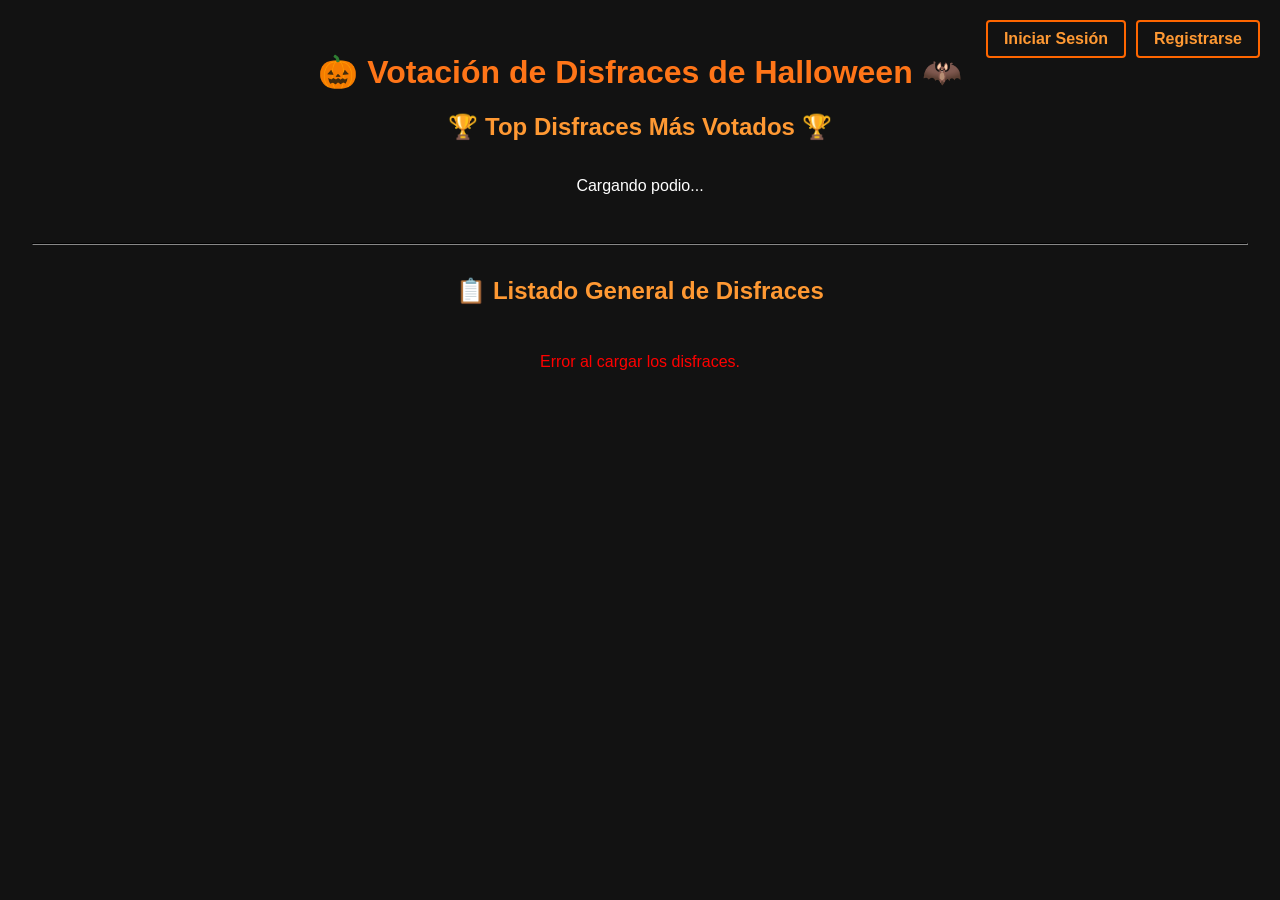
<file: halloween/index.html>
<!DOCTYPE html>
<html lang="es">
<head>
    <meta charset="UTF-8">
    <meta name="viewport" content="width=device-width, initial-scale=1.0">
    <title>Votación de Disfraces de Halloween</title>
    <style>
        body {
            background-color: #121212;
            color: #ffffff;
            font-family: Arial, sans-serif;
            margin: 0;
            padding: 2rem;
            text-align: center;
        }
        /* Corregido el contraste de h1 y h2 para asegurar la puntuación de Lighthouse */
        h1 {
            color: #ff7518; 
            font-size: 2rem;
        }
        h2 {
            color: #ff9933;
            font-size: 1.5rem;
        }
        /* Estilos para la barra de navegación superior */
        .nav-auth {
            position: absolute;
            top: 20px;
            right: 20px;
            display: flex;
            gap: 10px;
        }
        .btn-auth {
            background: transparent;
            border: 2px solid #ff6600;
            color: #ff9933; /* Contraste mejorado */
            padding: 0.5rem 1rem;
            border-radius: 4px;
            cursor: pointer;
            font-weight: bold;
            text-decoration: none;
            transition: all 0.2s;
        }
        .btn-auth:hover, .btn-auth:focus-visible {
            background: #ff6600;
            color: white;
            outline: 3px solid #ff7518;
            outline-offset: 2px;
        }
        .contenedor-cards {
            display: flex;
            justify-content: center;
            gap: 1.5rem;
            flex-wrap: wrap;
            margin-top: 2rem;
        }
        .card {
            border: 2px solid #ff6600;
            padding: 1.5rem;
            border-radius: 8px;
            width: 220px;
            background: #1a1a1a;
            text-align: center;
        }
        .card h3 {
            margin-top: 0;
            color: #ff9933;
        }
        button {
            background: #ff6600;
            border: none;
            padding: 0.6rem 1.2rem;
            color: white;
            border-radius: 4px;
            cursor: pointer;
            font-weight: bold;
            transition: background 0.2s;
        }
        button:hover, button:focus-visible {
            background: #e55b00;
            outline: 3px solid #ff7518;
            outline-offset: 2px;
        }
        #contenedor-top {
            display: flex;
            justify-content: center;
            gap: 1rem;
            flex-wrap: wrap;
            margin-bottom: 2rem;
        }
        .podio-card {
            border: 2px solid #ffd700;
            padding: 1rem;
            border-radius: 8px;
            width: 180px;
            background: #1a1a1a;
        }
    </style>
</head>
<body>

    <!-- 🔗 Botones de Autenticación envueltos en un header semántico -->
    <header>
        <div class="nav-auth">
            <a href="api/login.php" class="btn-auth">Iniciar Sesión</a>
            <a href="api/registro.php" class="btn-auth">Registrarse</a>
        </div>
    </header>

    <!-- 🎯 Contenedor principal obligatorio para la marca semántica de accesibilidad -->
    <main>

        <!-- 🎃 Título principal del sitio (H1) -->
        <h1>🎃 Votación de Disfraces de Halloween 🦇</h1>

        <!-- 🏆 Sección Top 3 Más Votados (Encabezado secundario H2) -->
        <section>
            <h2>🏆 Top Disfraces Más Votados 🏆</h2>
            <div id="contenedor-top">
                <p>Cargando podio...</p>
            </div>
        </section>

        <hr style="border-color: #333; margin: 2rem 0;">

        <!-- 📋 Lista General de Disfraces (Encabezado secundario H2) -->
        <section>
            <h2>📋 Listado General de Disfraces</h2>
            <div id="contenedor-disfraces" class="contenedor-cards">
                <p>Cargando disfraces...</p>
            </div>
        </section>

    </main>

    <script>
        document.addEventListener("DOMContentLoaded", () => {
            cargarDatos();
        });

        function cargarDatos() {
            fetch('api/disfraces.php')
                .then(res => {
                    if (!res.ok) throw new Error("Error en la conexión con la API");
                    return res.json();
                })
                .then(disfraces => {
                    // 1. Renderizar el Top 3
                    const contenedorTop = document.getElementById('contenedor-top');
                    const masVotados = [...disfraces].sort((a, b) => b.votos - a.votos).slice(0, 3);
                    
                    contenedorTop.innerHTML = '';
                    masVotados.forEach((d, index) => {
                        const medalla = index === 0 ? '🥇' : (index === 1 ? '🥈' : '🥉');
                        contenedorTop.innerHTML += `
                            <div class="podio-card">
                                <h3>${medalla} ${d.nombre}</h3>
                                <p><strong>Votos:</strong> ${d.votos}</p>
                            </div>
                        `;
                    });

                    // 2. Renderizar la lista general completa
                    const contenedorDisfraces = document.getElementById('contenedor-disfraces');
                    contenedorDisfraces.innerHTML = '';
                    
                    disfraces.forEach(d => {
                        contenedorDisfraces.innerHTML += `
                            <div class="card">
                                <h3>${d.nombre}</h3>
                                <p>${d.descripcion}</p>
                                <p><strong>Votos: ${d.votos}</strong></p>
                                <button onclick="votar(${d.id})">¡Votar!</button>
                            </div>
                        `;
                    });
                })
                .catch(err => {
                    console.error("Error:", err);
                    document.getElementById('contenedor-disfraces').innerHTML = '<p style="color: red;">Error al cargar los disfraces.</p>';
                });
        }

        function votar(disfrazId) {
            fetch('api/votar.php', {
                method: 'POST',
                headers: { 'Content-Type': 'application/json' },
                body: JSON.stringify({ disfraz_id: disfrazId })
            })
            .then(async res => {
                const data = await res.json();
                if (res.ok && data.success) {
                    alert(data.mensaje);
                    location.reload();
                } else {
                    alert(data.error || "Ocurrió un error al registrar el voto.");
                }
            })
            .catch(err => {
                console.error("Error en la petición de voto:", err);
                alert("Error de conexión al intentar votar.");
            });
        }
    </script>
</body>
</html>
</file>
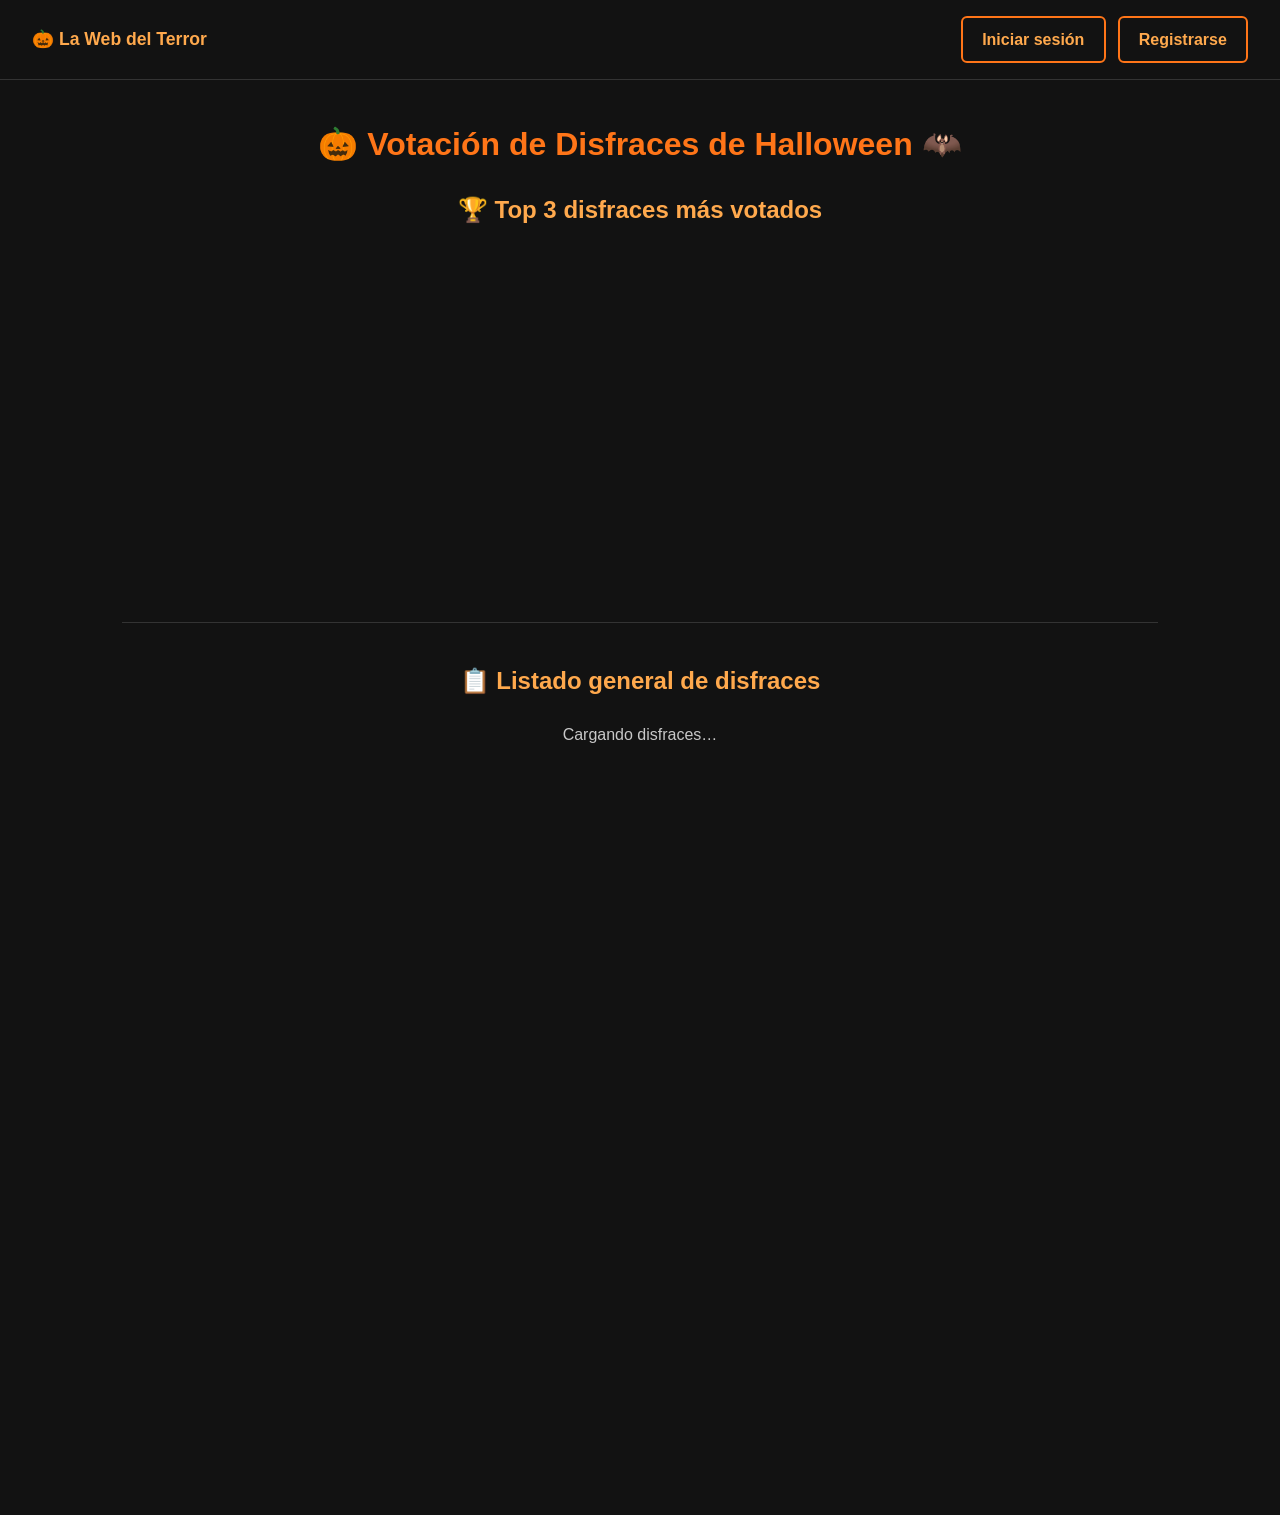
<file: AA-25-Desafio-Halloween-Accesible/AA-25-Desafio-Halloween-Accesible/halloween/index.html>
<!DOCTYPE html>
<html lang="es">
<head>
    <meta charset="UTF-8">
    <meta name="viewport" content="width=device-width, initial-scale=1.0">
    <meta name="description" content="Votación accesible de disfraces de Halloween">
    <title>Votación de Disfraces de Halloween</title>
    <link rel="icon" href="img/calabaza.svg" type="image/svg+xml">
    <link rel="stylesheet" href="css/estilos.css">
    <script type="module" src="js/index.js"></script>
</head>
<body>
    <!-- Primer elemento enfocable: permite saltar la navegación con el teclado -->
    <a class="saltar-contenido" href="#contenido">Saltar al contenido principal</a>

    <header class="encabezado">
        <a class="marca" href="index.html"><span aria-hidden="true">🎃</span> La Web del Terror</a>
        <nav class="nav-auth" aria-label="Cuenta de usuario">
            <ul id="nav-cuenta">
                <!-- Estado por defecto (sin sesión). js/index.js lo actualiza consultando api/sesion.php -->
                <li><a href="login.html" class="btn btn-secundario">Iniciar sesión</a></li>
                <li><a href="registro.html" class="btn btn-secundario">Registrarse</a></li>
            </ul>
        </nav>
    </header>

    <main id="contenido" tabindex="-1">
        <h1><span aria-hidden="true">🎃</span> Votación de Disfraces de Halloween <span aria-hidden="true">🦇</span></h1>

        <section aria-labelledby="titulo-podio">
            <h2 id="titulo-podio"><span aria-hidden="true">🏆</span> Top 3 disfraces más votados</h2>
            <ol id="contenedor-top" class="podio" aria-busy="true">
                <li class="cargando">Cargando podio…</li>
            </ol>
        </section>

        <hr class="separador">

        <section aria-labelledby="titulo-listado">
            <h2 id="titulo-listado"><span aria-hidden="true">📋</span> Listado general de disfraces</h2>
            <ul id="contenedor-disfraces" class="lista-cards" aria-busy="true">
                <li class="cargando">Cargando disfraces…</li>
            </ul>
        </section>
    </main>

    <!-- Región viva: los resultados de los fetch() se anuncian aquí vía .textContent -->
    <div id="aviso" class="aviso" role="status" aria-live="polite" aria-atomic="true"></div>
</body>
</html>
</file>
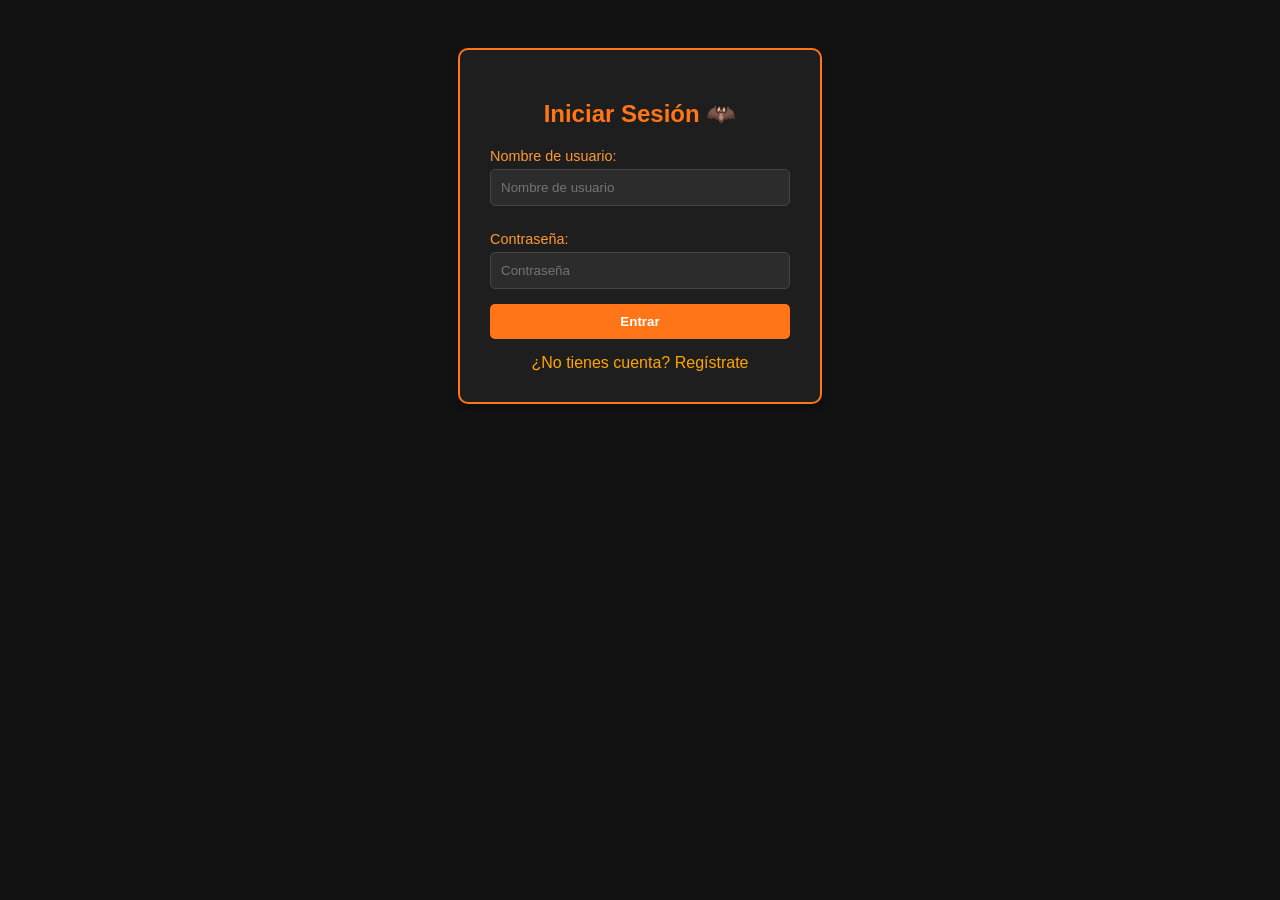
<file: halloween/login.html>
<!DOCTYPE html>
<html lang="es">
<!DOCTYPE html>
<html lang="es">
<head>
    <meta charset="UTF-8">
    <meta name="viewport" content="width=device-width, initial-scale=1.0">
    <title>Iniciar Sesión - Halloween</title>
    <style>
        body { font-family: 'Segoe UI', Tahoma, Geneva, Verdana, sans-serif; background: #121212; color: #f1f1f1; padding: 40px; text-align: center; }
        .form-box { background: #1e1e1e; border: 2px solid #ff7518; border-radius: 10px; padding: 30px; width: 300px; margin: 0 auto; box-shadow: 0 4px 8px rgba(0,0,0,0.3); text-align: left; }
        h2 { color: #ff7518; text-align: center; }
        label { display: block; margin-top: 10px; font-size: 0.9rem; color: #ff9933; }
        input { width: 100%; box-sizing: border-box; padding: 10px; margin: 5px 0 15px 0; border-radius: 5px; border: 1px solid #444; background: #2c2c2c; color: #fff; }
        button { background: #ff7518; color: #fff; border: none; padding: 10px 15px; cursor: pointer; border-radius: 5px; font-weight: bold; width: 100%; }
        button:hover, button:focus-visible { background: #e05e0b; }
        a { color: #ffa500; display: block; margin-top: 15px; text-decoration: none; text-align: center; }
        /* Accesibilidad: Foco visible */
        input:focus-visible, button:focus-visible, a:focus-visible {
            outline: 3px solid #ff7518;
            outline-offset: 2px;
        }
        .sr-only { position: absolute; width: 1px; height: 1px; padding: 0; margin: -1px; overflow: hidden; clip: rect(0, 0, 0, 0); border: 0; }
    </style>
</head>
<body>

    <div class="form-box">
        <h2>Iniciar Sesión 🦇</h2>
        
        <!-- Región viva para lectores de pantalla -->
        <div id="mensaje-alerta" aria-live="polite" class="sr-only"></div>

        <form id="loginForm">
            <label for="nombre">Nombre de usuario:</label>
            <input type="text" id="nombre" name="nombre" placeholder="Nombre de usuario" required aria-required="true">

            <label for="clave">Contraseña:</label>
            <input type="password" id="clave" name="clave" placeholder="Contraseña" required aria-required="true">

            <button type="submit">Entrar</button>
        </form>
        <a href="registro.html">¿No tienes cuenta? Regístrate</a>
    </div>

    <script>
        document.getElementById('loginForm').addEventListener('submit', async (e) => {
            e.preventDefault();
            const nombre = document.getElementById('nombre').value;
            const clave = document.getElementById('clave').value;
            const alerta = document.getElementById('mensaje-alerta');

            try {
                const response = await fetch('api/login.php', {
                    method: 'POST',
                    headers: { 'Content-Type': 'application/json' },
                    body: JSON.stringify({ nombre, clave })
                });
                const data = await response.json();

                if (response.ok) {
                    alerta.textContent = '¡Bienvenido ' + data.usuario + '!';
                    alert('¡Bienvenido ' + data.usuario + '!');
                    window.location.href = 'index.html';
                } else {
                    const errorMsg = data.error || 'Error al iniciar sesión';
                    alerta.textContent = errorMsg;
                    alert(errorMsg);
                }
            } catch (error) {
                console.error('Error:', error);
                alerta.textContent = 'Error de conexión con el servidor.';
            }
        });
    </script>

</body>
</html>
</file>
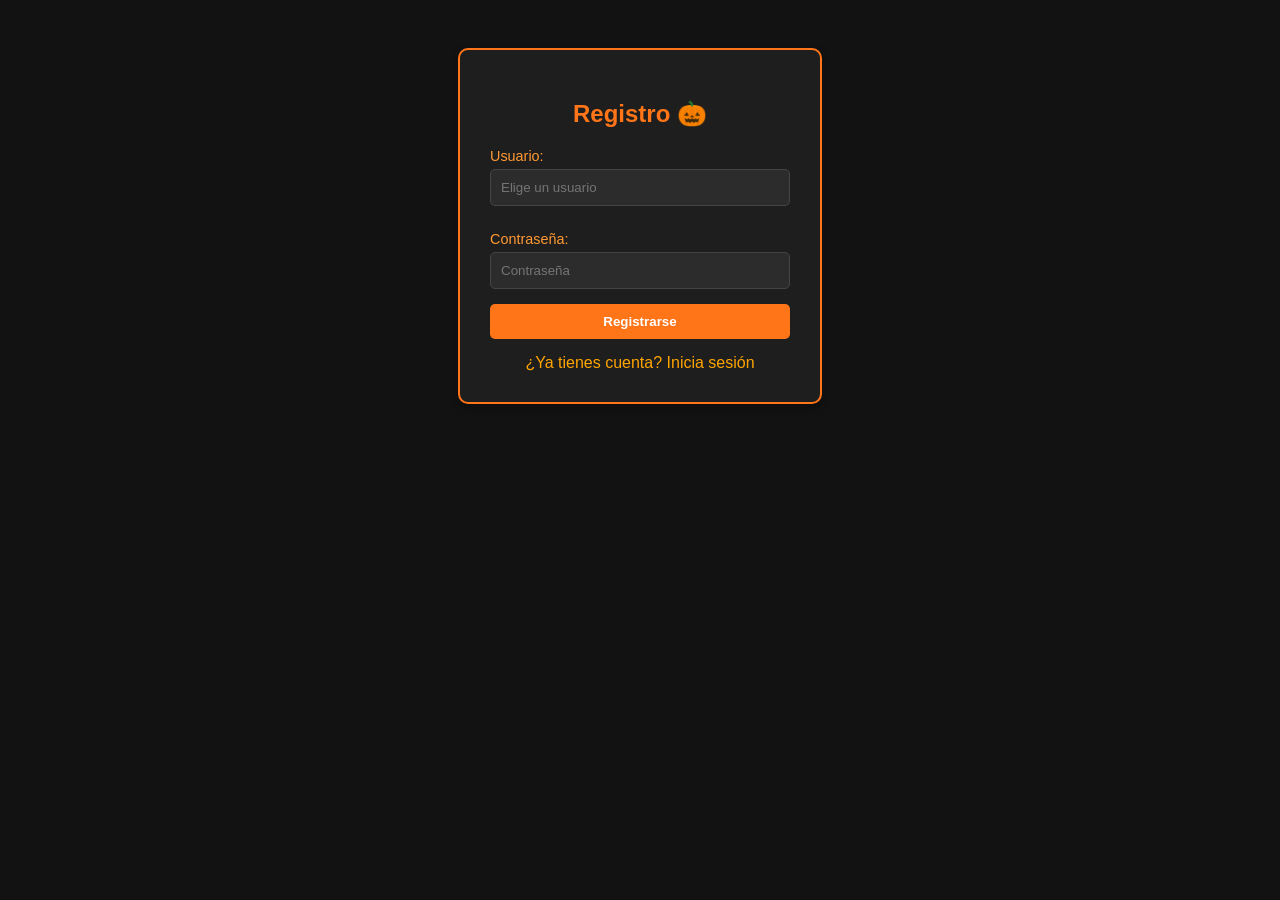
<file: halloween/registro.html>
<!DOCTYPE html>
<html lang="es">
<head>
    <meta charset="UTF-8">
    <meta name="viewport" content="width=device-width, initial-scale=1.0">
    <title>Registro - Halloween</title>
    <style>
        body { font-family: 'Segoe UI', Tahoma, Geneva, Verdana, sans-serif; background: #121212; color: #f1f1f1; padding: 40px; text-align: center; }
        .form-box { background: #1e1e1e; border: 2px solid #ff7518; border-radius: 10px; padding: 30px; width: 300px; margin: 0 auto; box-shadow: 0 4px 8px rgba(0,0,0,0.3); text-align: left; }
        h2 { color: #ff7518; text-align: center; }
        label { display: block; margin-top: 10px; font-size: 0.9rem; color: #ff9933; }
        input { width: 100%; box-sizing: border-box; padding: 10px; margin: 5px 0 15px 0; border-radius: 5px; border: 1px solid #444; background: #2c2c2c; color: #fff; }
        button { background: #ff7518; color: #fff; border: none; padding: 10px 15px; cursor: pointer; border-radius: 5px; font-weight: bold; width: 100%; }
        button:hover, button:focus-visible { background: #e05e0b; }
        a { color: #ffa500; display: block; margin-top: 15px; text-decoration: none; text-align: center; }
        /* Accesibilidad: Foco visible */
        input:focus-visible, button:focus-visible, a:focus-visible {
            outline: 3px solid #ff7518;
            outline-offset: 2px;
        }
        .sr-only { position: absolute; width: 1px; height: 1px; padding: 0; margin: -1px; overflow: hidden; clip: rect(0, 0, 0, 0); border: 0; }
    </style>
</head>
<body>

    <div class="form-box">
        <h2>Registro 🎃</h2>
        
        <!-- Región viva para lectores de pantalla -->
        <div id="mensaje-alerta" aria-live="polite" class="sr-only"></div>

        <form id="registroForm">
            <label for="nombre">Usuario:</label>
            <input type="text" id="nombre" name="nombre" placeholder="Elige un usuario" required aria-required="true">

            <label for="clave">Contraseña:</label>
            <input type="password" id="clave" name="clave" placeholder="Contraseña" required aria-required="true">

            <button type="submit">Registrarse</button>
        </form>
        <a href="login.html">¿Ya tienes cuenta? Inicia sesión</a>
    </div>

    <script>
        document.getElementById('registroForm').addEventListener('submit', async (e) => {
            e.preventDefault();
            const nombre = document.getElementById('nombre').value;
            const clave = document.getElementById('clave').value;
            const alerta = document.getElementById('mensaje-alerta');

            try {
                const response = await fetch('api/registro.php', {
                    method: 'POST',
                    headers: { 'Content-Type': 'application/json' },
                    body: JSON.stringify({ nombre, clave })
                });
                const data = await response.json();

                if (response.ok) {
                    alerta.textContent = '¡Registro exitoso! Ya puedes iniciar sesión.';
                    alert('¡Registro exitoso! Ya puedes iniciar sesión.');
                    window.location.href = 'login.html';
                } else {
                    const errorMsg = data.error || 'Error al registrarse';
                    alerta.textContent = errorMsg;
                    alert(errorMsg);
                }
            } catch (error) {
                console.error('Error:', error);
                alerta.textContent = 'Error de conexión con el servidor.';
            }
        });
    </script>

</body>
</html>
</file>
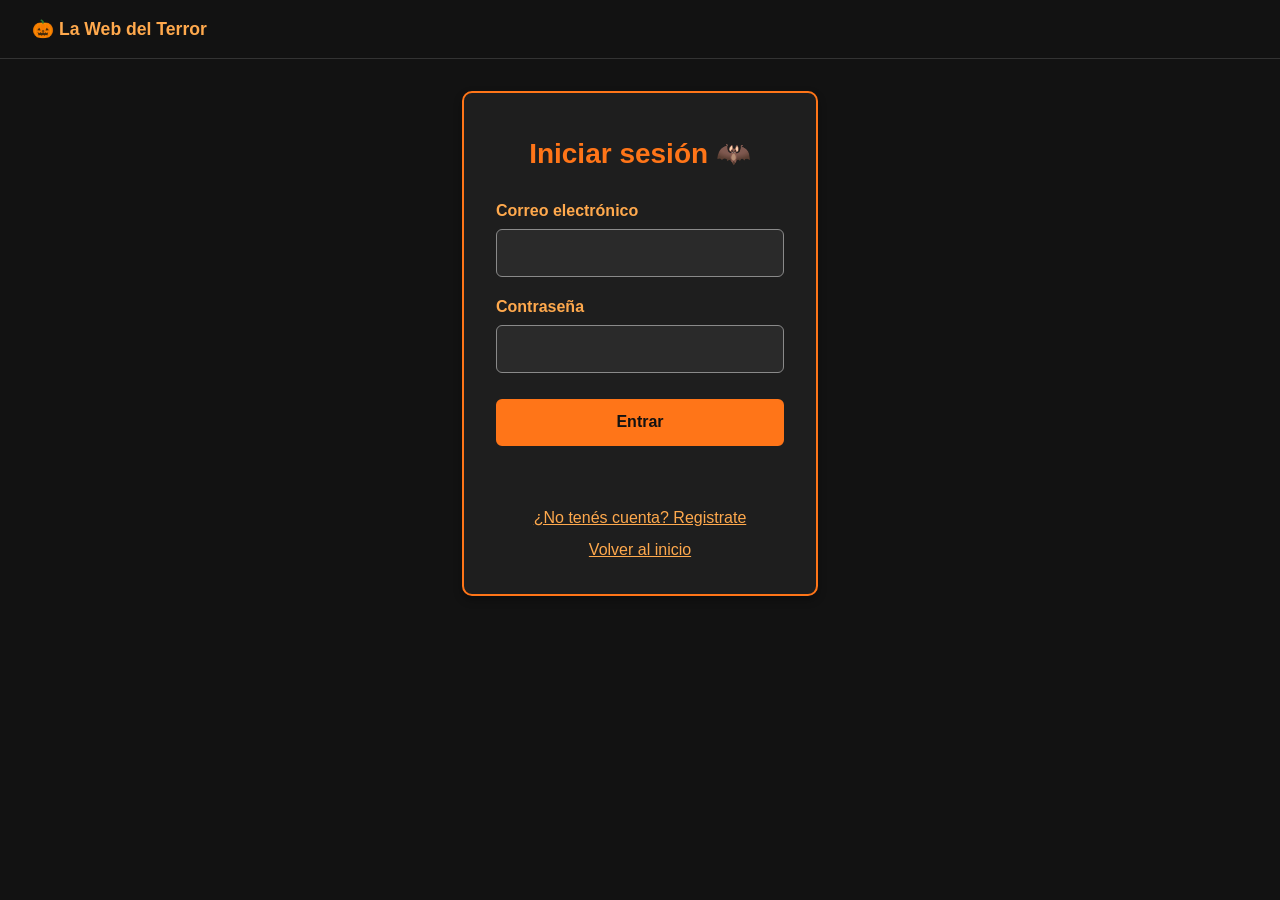
<file: AA-25-Desafio-Halloween-Accesible/AA-25-Desafio-Halloween-Accesible/halloween/login.html>
<!DOCTYPE html>
<html lang="es">
<head>
    <meta charset="UTF-8">
    <meta name="viewport" content="width=device-width, initial-scale=1.0">
    <meta name="description" content="Iniciar sesión para votar disfraces de Halloween">
    <title>Iniciar sesión - Halloween</title>
    <link rel="icon" href="img/calabaza.svg" type="image/svg+xml">
    <link rel="stylesheet" href="css/estilos.css">
    <script type="module" src="js/auth.js"></script>
</head>
<body class="pagina-form">
    <a class="saltar-contenido" href="#contenido">Saltar al formulario</a>

    <header class="encabezado">
        <a class="marca" href="index.html"><span aria-hidden="true">🎃</span> La Web del Terror</a>
    </header>

    <main id="contenido" tabindex="-1">
        <div class="form-box">
            <h1>Iniciar sesión <span aria-hidden="true">🦇</span></h1>

            <form id="form-auth" data-endpoint="api/login.php" data-destino="index.html" novalidate>
                <div class="campo">
                    <label for="email">Correo electrónico</label>
                    <input type="email" id="email" name="email" autocomplete="email" required aria-required="true">
                </div>

                <div class="campo">
                    <label for="clave">Contraseña</label>
                    <input type="password" id="clave" name="clave" autocomplete="current-password" required aria-required="true">
                </div>

                <button type="submit">Entrar</button>

                <!-- Región viva: el resultado del fetch() se inyecta con .textContent -->
                <p id="mensaje-form" class="mensaje-form" role="status" aria-live="polite"></p>
            </form>

            <div class="enlaces-form">
                <a href="registro.html">¿No tenés cuenta? Registrate</a>
                <a href="index.html">Volver al inicio</a>
            </div>
        </div>
    </main>
</body>
</html>
</file>
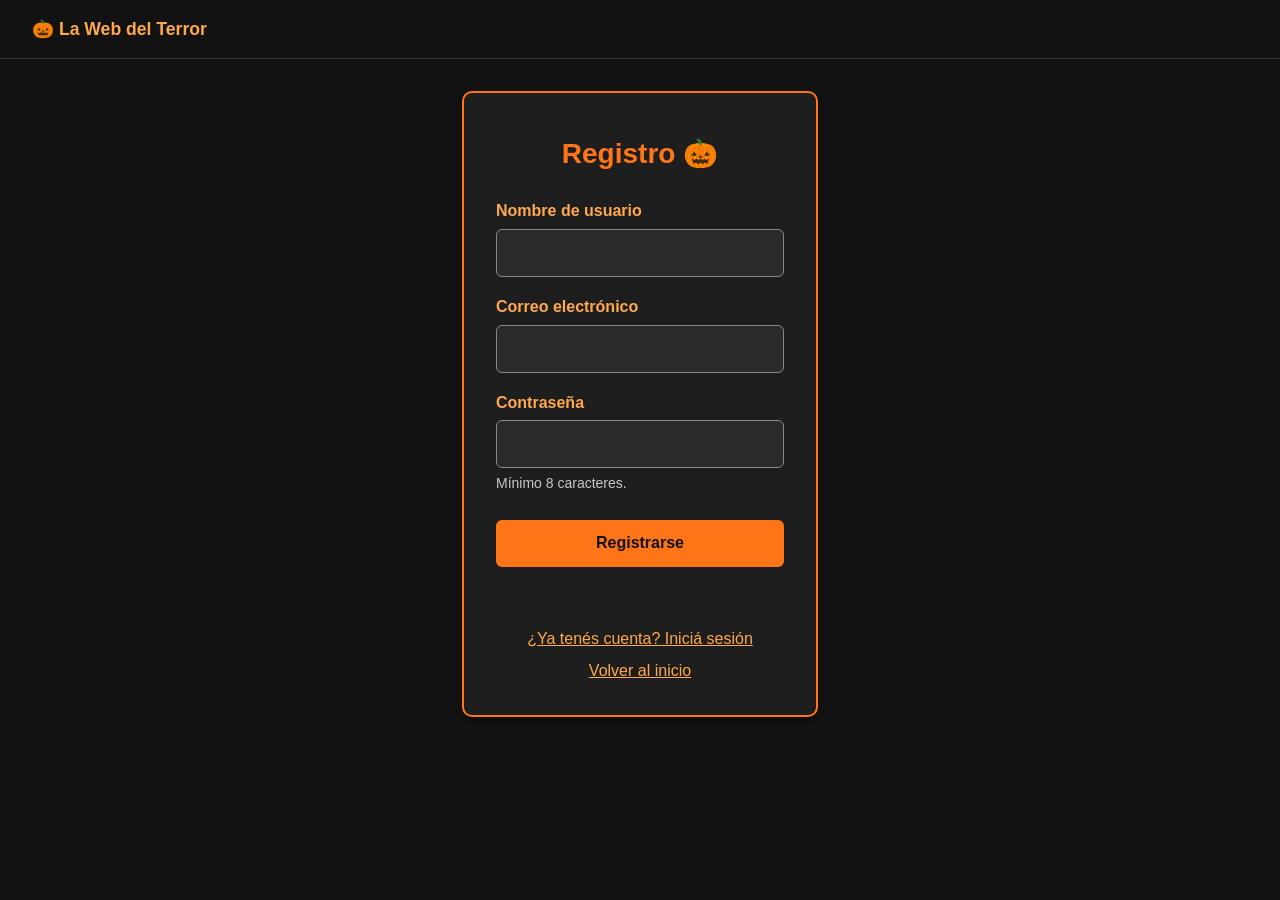
<file: AA-25-Desafio-Halloween-Accesible/AA-25-Desafio-Halloween-Accesible/halloween/registro.html>
<!DOCTYPE html>
<html lang="es">
<head>
    <meta charset="UTF-8">
    <meta name="viewport" content="width=device-width, initial-scale=1.0">
    <meta name="description" content="Registro de usuarios para votar disfraces de Halloween">
    <title>Registro - Halloween</title>
    <link rel="icon" href="img/calabaza.svg" type="image/svg+xml">
    <link rel="stylesheet" href="css/estilos.css">
    <script type="module" src="js/auth.js"></script>
</head>
<body class="pagina-form">
    <a class="saltar-contenido" href="#contenido">Saltar al formulario</a>

    <header class="encabezado">
        <a class="marca" href="index.html"><span aria-hidden="true">🎃</span> La Web del Terror</a>
    </header>

    <main id="contenido" tabindex="-1">
        <div class="form-box">
            <h1>Registro <span aria-hidden="true">🎃</span></h1>

            <form id="form-auth" data-endpoint="api/registro.php" data-destino="login.html" novalidate>
                <div class="campo">
                    <label for="nombre">Nombre de usuario</label>
                    <input type="text" id="nombre" name="nombre" autocomplete="username" maxlength="60" required aria-required="true">
                </div>

                <div class="campo">
                    <label for="email">Correo electrónico</label>
                    <input type="email" id="email" name="email" autocomplete="email" required aria-required="true">
                </div>

                <div class="campo">
                    <label for="clave">Contraseña</label>
                    <input type="password" id="clave" name="clave" autocomplete="new-password" minlength="8"
                           required aria-required="true" aria-describedby="ayuda-clave">
                    <span id="ayuda-clave" class="ayuda">Mínimo 8 caracteres.</span>
                </div>

                <button type="submit">Registrarse</button>

                <!-- Región viva: el resultado del fetch() se inyecta con .textContent -->
                <p id="mensaje-form" class="mensaje-form" role="status" aria-live="polite"></p>
            </form>

            <div class="enlaces-form">
                <a href="login.html">¿Ya tenés cuenta? Iniciá sesión</a>
                <a href="index.html">Volver al inicio</a>
            </div>
        </div>
    </main>
</body>
</html>
</file>
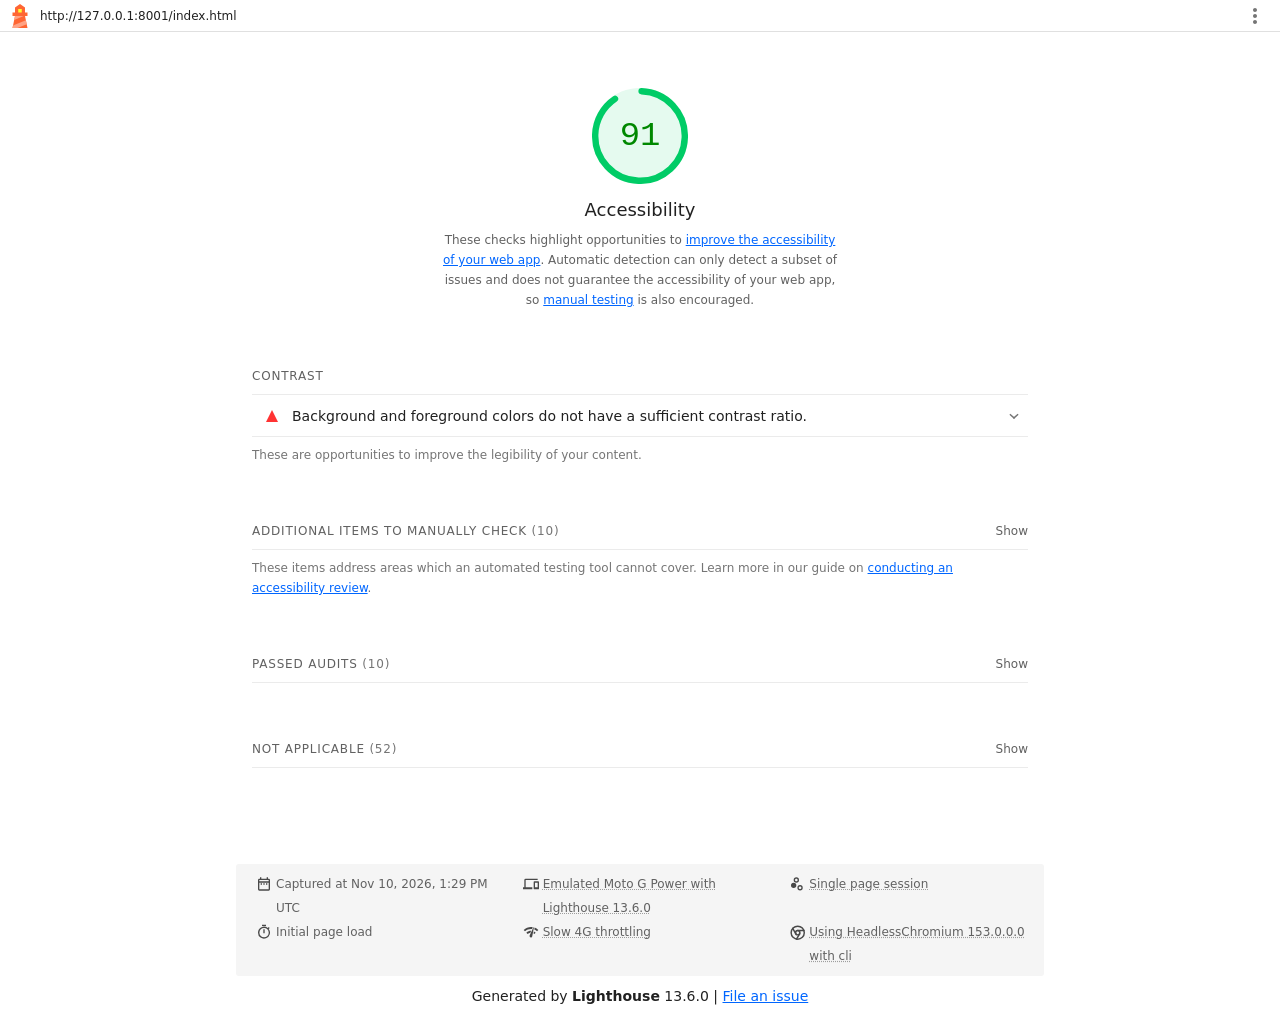
<file: AA-25-Desafio-Halloween-Accesible/AA-25-Desafio-Halloween-Accesible/docs/lighthouse/antes_index.html>
<!--
@license
Copyright 2018 Google LLC
SPDX-License-Identifier: Apache-2.0
-->
<!doctype html>
<html lang="en">
<head>
  <meta charset="utf-8">
  <meta name="viewport" content="width=device-width, initial-scale=1, minimum-scale=1">
  <link rel="icon" href='data:image/svg+xml;utf8,<svg fill="none" xmlns="http://www.w3.org/2000/svg" viewBox="0 0 48 48"><path d="m14 7 10-7 10 7v10h5v7h-5l5 24H9l5-24H9v-7h5V7Z" fill="%23F63"/><path d="M31.561 24H14l-1.689 8.105L31.561 24ZM18.983 48H9l1.022-4.907L35.723 32.27l1.663 7.98L18.983 48Z" fill="%23FFA385"/><path fill="%23FF3" d="M20.5 10h7v7h-7z"/></svg>'>
  <title>Lighthouse Report</title>
  <style>body {margin: 0}</style>
</head>
<body>
  <noscript>Lighthouse report requires JavaScript. Please enable.</noscript>

  <div id="lh-log"></div>

  <script>window.__LIGHTHOUSE_JSON__ = {"lighthouseVersion":"13.6.0","requestedUrl":"http://127.0.0.1:8001/index.html","mainDocumentUrl":"http://127.0.0.1:8001/index.html","finalDisplayedUrl":"http://127.0.0.1:8001/index.html","finalUrl":"http://127.0.0.1:8001/index.html","fetchTime":"2026-11-10T13:29:28.898Z","gatherMode":"navigation","runWarnings":[],"userAgent":"Mozilla/5.0 (X11; Linux x86_64) AppleWebKit/537.36 (KHTML, like Gecko) HeadlessChrome/153.0.0.0 Safari/537.36","environment":{"networkUserAgent":"Mozilla/5.0 (Linux; Android 11; moto g power (2022)) AppleWebKit/537.36 (KHTML, like Gecko) Chrome/153.0.0.0 Mobile Safari/537.36","hostUserAgent":"Mozilla/5.0 (X11; Linux x86_64) AppleWebKit/537.36 (KHTML, like Gecko) HeadlessChrome/153.0.0.0 Safari/537.36","benchmarkIndex":1845.5,"credits":{"axe-core":"4.14.0"}},"audits":{"accesskeys":{"id":"accesskeys","title":"`[accesskey]` values are unique","description":"Access keys let users quickly focus a part of the page. For proper navigation, each access key must be unique. [Learn more about access keys](https://dequeuniversity.com/rules/axe/4.14/accesskeys).","score":null,"scoreDisplayMode":"notApplicable"},"aria-allowed-attr":{"id":"aria-allowed-attr","title":"`[aria-*]` attributes match their roles","description":"Each ARIA `role` supports a specific subset of `aria-*` attributes. Mismatching these invalidates the `aria-*` attributes. [Learn how to match ARIA attributes to their roles](https://dequeuniversity.com/rules/axe/4.14/aria-allowed-attr).","score":null,"scoreDisplayMode":"notApplicable"},"aria-allowed-role":{"id":"aria-allowed-role","title":"Uses ARIA roles only on compatible elements","description":"Many HTML elements can only be assigned certain ARIA roles. Using ARIA roles where they are not allowed can interfere with the accessibility of the web page. [Learn more about ARIA roles](https://dequeuniversity.com/rules/axe/4.14/aria-allowed-role).","score":null,"scoreDisplayMode":"notApplicable"},"aria-command-name":{"id":"aria-command-name","title":"`button`, `link`, and `menuitem` elements have accessible names","description":"When an element doesn't have an accessible name, screen readers announce it with a generic name, making it unusable for users who rely on screen readers. [Learn how to make command elements more accessible](https://dequeuniversity.com/rules/axe/4.14/aria-command-name).","score":null,"scoreDisplayMode":"notApplicable"},"aria-conditional-attr":{"id":"aria-conditional-attr","title":"ARIA attributes are used as specified for the element's role","description":"Some ARIA attributes are only allowed on an element under certain conditions. [Learn more about conditional ARIA attributes](https://dequeuniversity.com/rules/axe/4.14/aria-conditional-attr).","score":null,"scoreDisplayMode":"notApplicable"},"aria-deprecated-role":{"id":"aria-deprecated-role","title":"Deprecated ARIA roles were not used","description":"Deprecated ARIA roles may not be processed correctly by assistive technology. [Learn more about deprecated ARIA roles](https://dequeuniversity.com/rules/axe/4.14/aria-deprecated-role).","score":null,"scoreDisplayMode":"notApplicable"},"aria-dialog-name":{"id":"aria-dialog-name","title":"Elements with `role=\"dialog\"` or `role=\"alertdialog\"` have accessible names.","description":"ARIA dialog elements without accessible names may prevent screen readers users from discerning the purpose of these elements. [Learn how to make ARIA dialog elements more accessible](https://dequeuniversity.com/rules/axe/4.14/aria-dialog-name).","score":null,"scoreDisplayMode":"notApplicable"},"aria-hidden-body":{"id":"aria-hidden-body","title":"`[aria-hidden=\"true\"]` is not present on the document `\u003cbody>`","description":"Assistive technologies, like screen readers, work inconsistently when `aria-hidden=\"true\"` is set on the document `\u003cbody>`. [Learn how `aria-hidden` affects the document body](https://dequeuniversity.com/rules/axe/4.14/aria-hidden-body).","score":1,"scoreDisplayMode":"binary","details":{"type":"table","headings":[{"key":"node","valueType":"node","subItemsHeading":{"key":"relatedNode","valueType":"node"},"label":"Failing Elements"}],"items":[]}},"aria-hidden-focus":{"id":"aria-hidden-focus","title":"`[aria-hidden=\"true\"]` elements do not contain focusable descendents","description":"Focusable descendents within an `[aria-hidden=\"true\"]` element prevent those interactive elements from being available to users of assistive technologies like screen readers. [Learn how `aria-hidden` affects focusable elements](https://dequeuniversity.com/rules/axe/4.14/aria-hidden-focus).","score":null,"scoreDisplayMode":"notApplicable"},"aria-input-field-name":{"id":"aria-input-field-name","title":"ARIA input fields have accessible names","description":"When an input field doesn't have an accessible name, screen readers announce it with a generic name, making it unusable for users who rely on screen readers. [Learn more about input field labels](https://dequeuniversity.com/rules/axe/4.14/aria-input-field-name).","score":null,"scoreDisplayMode":"notApplicable"},"aria-meter-name":{"id":"aria-meter-name","title":"ARIA `meter` elements have accessible names","description":"When a meter element doesn't have an accessible name, screen readers announce it with a generic name, making it unusable for users who rely on screen readers. [Learn how to name `meter` elements](https://dequeuniversity.com/rules/axe/4.14/aria-meter-name).","score":null,"scoreDisplayMode":"notApplicable"},"aria-progressbar-name":{"id":"aria-progressbar-name","title":"ARIA `progressbar` elements have accessible names","description":"When a `progressbar` element doesn't have an accessible name, screen readers announce it with a generic name, making it unusable for users who rely on screen readers. [Learn how to label `progressbar` elements](https://dequeuniversity.com/rules/axe/4.14/aria-progressbar-name).","score":null,"scoreDisplayMode":"notApplicable"},"aria-prohibited-attr":{"id":"aria-prohibited-attr","title":"Elements use only permitted ARIA attributes","description":"Using ARIA attributes in roles where they are prohibited can mean that important information is not communicated to users of assistive technologies. [Learn more about prohibited ARIA roles](https://dequeuniversity.com/rules/axe/4.14/aria-prohibited-attr).","score":null,"scoreDisplayMode":"notApplicable"},"aria-required-attr":{"id":"aria-required-attr","title":"`[role]`s have all required `[aria-*]` attributes","description":"Some ARIA roles have required attributes that describe the state of the element to screen readers. [Learn more about roles and required attributes](https://dequeuniversity.com/rules/axe/4.14/aria-required-attr).","score":null,"scoreDisplayMode":"notApplicable"},"aria-required-children":{"id":"aria-required-children","title":"Elements with an ARIA `[role]` that require children to contain a specific `[role]` have all required children.","description":"Some ARIA parent roles must contain specific child roles to perform their intended accessibility functions. [Learn more about roles and required children elements](https://dequeuniversity.com/rules/axe/4.14/aria-required-children).","score":null,"scoreDisplayMode":"notApplicable"},"aria-required-parent":{"id":"aria-required-parent","title":"`[role]`s are contained by their required parent element","description":"Some ARIA child roles must be contained by specific parent roles to properly perform their intended accessibility functions. [Learn more about ARIA roles and required parent element](https://dequeuniversity.com/rules/axe/4.14/aria-required-parent).","score":null,"scoreDisplayMode":"notApplicable"},"aria-roles":{"id":"aria-roles","title":"`[role]` values are valid","description":"ARIA roles must have valid values in order to perform their intended accessibility functions. [Learn more about valid ARIA roles](https://dequeuniversity.com/rules/axe/4.14/aria-roles).","score":null,"scoreDisplayMode":"notApplicable"},"aria-text":{"id":"aria-text","title":"Elements with the `role=text` attribute do not have focusable descendents.","description":"Adding `role=text` around a text node split by markup enables VoiceOver to treat it as one phrase, but the element's focusable descendents will not be announced. [Learn more about the `role=text` attribute](https://dequeuniversity.com/rules/axe/4.14/aria-text).","score":null,"scoreDisplayMode":"notApplicable"},"aria-toggle-field-name":{"id":"aria-toggle-field-name","title":"ARIA toggle fields have accessible names","description":"When a toggle field doesn't have an accessible name, screen readers announce it with a generic name, making it unusable for users who rely on screen readers. [Learn more about toggle fields](https://dequeuniversity.com/rules/axe/4.14/aria-toggle-field-name).","score":null,"scoreDisplayMode":"notApplicable"},"aria-tooltip-name":{"id":"aria-tooltip-name","title":"ARIA `tooltip` elements have accessible names","description":"When a tooltip element doesn't have an accessible name, screen readers announce it with a generic name, making it unusable for users who rely on screen readers. [Learn how to name `tooltip` elements](https://dequeuniversity.com/rules/axe/4.14/aria-tooltip-name).","score":null,"scoreDisplayMode":"notApplicable"},"aria-treeitem-name":{"id":"aria-treeitem-name","title":"ARIA `treeitem` elements have accessible names","description":"When a `treeitem` element doesn't have an accessible name, screen readers announce it with a generic name, making it unusable for users who rely on screen readers. [Learn more about labeling `treeitem` elements](https://dequeuniversity.com/rules/axe/4.14/aria-treeitem-name).","score":null,"scoreDisplayMode":"notApplicable"},"aria-valid-attr-value":{"id":"aria-valid-attr-value","title":"`[aria-*]` attributes have valid values","description":"Assistive technologies, like screen readers, can't interpret ARIA attributes with invalid values. [Learn more about valid values for ARIA attributes](https://dequeuniversity.com/rules/axe/4.14/aria-valid-attr-value).","score":null,"scoreDisplayMode":"notApplicable"},"aria-valid-attr":{"id":"aria-valid-attr","title":"`[aria-*]` attributes are valid and not misspelled","description":"Assistive technologies, like screen readers, can't interpret ARIA attributes with invalid names. [Learn more about valid ARIA attributes](https://dequeuniversity.com/rules/axe/4.14/aria-valid-attr).","score":null,"scoreDisplayMode":"notApplicable"},"button-name":{"id":"button-name","title":"Buttons have an accessible name","description":"When a button doesn't have an accessible name, screen readers announce it as \"button\", making it unusable for users who rely on screen readers. [Learn how to make buttons more accessible](https://dequeuniversity.com/rules/axe/4.14/button-name).","score":1,"scoreDisplayMode":"binary","details":{"type":"table","headings":[{"key":"node","valueType":"node","subItemsHeading":{"key":"relatedNode","valueType":"node"},"label":"Failing Elements"}],"items":[]}},"bypass":{"id":"bypass","title":"The page contains a heading, skip link, or landmark region","description":"Adding ways to bypass repetitive content lets keyboard users navigate the page more efficiently. [Learn more about bypass blocks](https://dequeuniversity.com/rules/axe/4.14/bypass).","score":null,"scoreDisplayMode":"notApplicable"},"color-contrast":{"id":"color-contrast","title":"Background and foreground colors do not have a sufficient contrast ratio.","description":"Low-contrast text is difficult or impossible for many users to read. [Learn how to provide sufficient color contrast](https://dequeuniversity.com/rules/axe/4.14/color-contrast).","score":0,"scoreDisplayMode":"binary","details":{"type":"table","headings":[{"key":"node","valueType":"node","subItemsHeading":{"key":"relatedNode","valueType":"node"},"label":"Failing Elements"}],"items":[{"node":{"type":"node","lhId":"1-0-BUTTON","path":"1,HTML,1,BODY,3,MAIN,6,SECTION,1,DIV,0,DIV,3,BUTTON","selector":"section > div#contenedor-disfraces > div.card > button","boundingRect":{"top":1056,"bottom":1090,"left":166,"right":246,"width":80,"height":34},"snippet":"\u003cbutton onclick=\"votar(1)\">","nodeLabel":"¡Votar!","explanation":"Fix any of the following:\n  Element has insufficient color contrast of 2.93 (foreground color: #ffffff, background color: #ff6600, font size: 10.0pt (13.3333px), font weight: bold). Expected contrast ratio of 4.5:1"}},{"node":{"type":"node","lhId":"1-1-BUTTON","path":"1,HTML,1,BODY,3,MAIN,6,SECTION,1,DIV,1,DIV,3,BUTTON","selector":"section > div#contenedor-disfraces > div.card > button","boundingRect":{"top":1311,"bottom":1345,"left":166,"right":246,"width":80,"height":34},"snippet":"\u003cbutton onclick=\"votar(2)\">","nodeLabel":"¡Votar!","explanation":"Fix any of the following:\n  Element has insufficient color contrast of 2.93 (foreground color: #ffffff, background color: #ff6600, font size: 10.0pt (13.3333px), font weight: bold). Expected contrast ratio of 4.5:1"}},{"node":{"type":"node","lhId":"1-2-BUTTON","path":"1,HTML,1,BODY,3,MAIN,6,SECTION,1,DIV,2,DIV,3,BUTTON","selector":"section > div#contenedor-disfraces > div.card > button","boundingRect":{"top":1548,"bottom":1582,"left":166,"right":246,"width":80,"height":34},"snippet":"\u003cbutton onclick=\"votar(3)\">","nodeLabel":"¡Votar!","explanation":"Fix any of the following:\n  Element has insufficient color contrast of 2.93 (foreground color: #ffffff, background color: #ff6600, font size: 10.0pt (13.3333px), font weight: bold). Expected contrast ratio of 4.5:1"}},{"node":{"type":"node","lhId":"1-3-BUTTON","path":"1,HTML,1,BODY,3,MAIN,6,SECTION,1,DIV,3,DIV,3,BUTTON","selector":"section > div#contenedor-disfraces > div.card > button","boundingRect":{"top":1785,"bottom":1819,"left":166,"right":246,"width":80,"height":34},"snippet":"\u003cbutton onclick=\"votar(4)\">","nodeLabel":"¡Votar!","explanation":"Fix any of the following:\n  Element has insufficient color contrast of 2.93 (foreground color: #ffffff, background color: #ff6600, font size: 10.0pt (13.3333px), font weight: bold). Expected contrast ratio of 4.5:1"}},{"node":{"type":"node","lhId":"1-4-BUTTON","path":"1,HTML,1,BODY,3,MAIN,6,SECTION,1,DIV,4,DIV,3,BUTTON","selector":"section > div#contenedor-disfraces > div.card > button","boundingRect":{"top":2039,"bottom":2074,"left":166,"right":246,"width":80,"height":34},"snippet":"\u003cbutton onclick=\"votar(5)\">","nodeLabel":"¡Votar!","explanation":"Fix any of the following:\n  Element has insufficient color contrast of 2.93 (foreground color: #ffffff, background color: #ff6600, font size: 10.0pt (13.3333px), font weight: bold). Expected contrast ratio of 4.5:1"}}],"debugData":{"type":"debugdata","impact":"serious","tags":["cat.color","wcag2aa","wcag143","TTv5","TT13.c","EN-301-549","EN-9.1.4.3","ACT","RGAAv4","RGAA-3.2.1"]}}},"definition-list":{"id":"definition-list","title":"`\u003cdl>`'s contain only properly-ordered `\u003cdt>` and `\u003cdd>` groups, `\u003cscript>`, `\u003ctemplate>` or `\u003cdiv>` elements.","description":"When definition lists are not properly marked up, screen readers may produce confusing or inaccurate output. [Learn how to structure definition lists correctly](https://dequeuniversity.com/rules/axe/4.14/definition-list).","score":null,"scoreDisplayMode":"notApplicable"},"dlitem":{"id":"dlitem","title":"Definition list items are wrapped in `\u003cdl>` elements","description":"Definition list items (`\u003cdt>` and `\u003cdd>`) must be wrapped in a parent `\u003cdl>` element to ensure that screen readers can properly announce them. [Learn how to structure definition lists correctly](https://dequeuniversity.com/rules/axe/4.14/dlitem).","score":null,"scoreDisplayMode":"notApplicable"},"document-title":{"id":"document-title","title":"Document has a `\u003ctitle>` element","description":"The title gives screen reader users an overview of the page, and search engine users rely on it heavily to determine if a page is relevant to their search. [Learn more about document titles](https://dequeuniversity.com/rules/axe/4.14/document-title).","score":1,"scoreDisplayMode":"binary","details":{"type":"table","headings":[{"key":"node","valueType":"node","subItemsHeading":{"key":"relatedNode","valueType":"node"},"label":"Failing Elements"}],"items":[]}},"duplicate-id-aria":{"id":"duplicate-id-aria","title":"ARIA IDs are unique","description":"The value of an ARIA ID must be unique to prevent other instances from being overlooked by assistive technologies. [Learn how to fix duplicate ARIA IDs](https://dequeuniversity.com/rules/axe/4.14/duplicate-id-aria).","score":null,"scoreDisplayMode":"notApplicable"},"empty-heading":{"id":"empty-heading","title":"All heading elements contain content.","description":"A heading with no content or inaccessible text prevent screen reader users from accessing information on the page's structure. [Learn more about headings](https://dequeuniversity.com/rules/axe/4.14/empty-heading).","score":null,"scoreDisplayMode":"notApplicable"},"form-field-multiple-labels":{"id":"form-field-multiple-labels","title":"No form fields have multiple labels","description":"Form fields with multiple labels can be confusingly announced by assistive technologies like screen readers which use either the first, the last, or all of the labels. [Learn how to use form labels](https://dequeuniversity.com/rules/axe/4.14/form-field-multiple-labels).","score":null,"scoreDisplayMode":"notApplicable"},"frame-title":{"id":"frame-title","title":"`\u003cframe>` or `\u003ciframe>` elements have a title","description":"Screen reader users rely on frame titles to describe the contents of frames. [Learn more about frame titles](https://dequeuniversity.com/rules/axe/4.14/frame-title).","score":null,"scoreDisplayMode":"notApplicable"},"heading-order":{"id":"heading-order","title":"Heading elements appear in a sequentially-descending order","description":"Properly ordered headings that do not skip levels convey the semantic structure of the page, making it easier to navigate and understand when using assistive technologies. [Learn more about heading order](https://dequeuniversity.com/rules/axe/4.14/heading-order).","score":1,"scoreDisplayMode":"binary","details":{"type":"table","headings":[{"key":"node","valueType":"node","subItemsHeading":{"key":"relatedNode","valueType":"node"},"label":"Failing Elements"}],"items":[]}},"html-has-lang":{"id":"html-has-lang","title":"`\u003chtml>` element has a `[lang]` attribute","description":"If a page doesn't specify a `lang` attribute, a screen reader assumes that the page is in the default language that the user chose when setting up the screen reader. If the page isn't actually in the default language, then the screen reader might not announce the page's text correctly. [Learn more about the `lang` attribute](https://dequeuniversity.com/rules/axe/4.14/html-has-lang).","score":1,"scoreDisplayMode":"binary","details":{"type":"table","headings":[{"key":"node","valueType":"node","subItemsHeading":{"key":"relatedNode","valueType":"node"},"label":"Failing Elements"}],"items":[]}},"html-lang-valid":{"id":"html-lang-valid","title":"`\u003chtml>` element has a valid value for its `[lang]` attribute","description":"Specifying a valid [BCP 47 language](https://www.w3.org/International/questions/qa-choosing-language-tags#question) helps screen readers announce text properly. [Learn how to use the `lang` attribute](https://dequeuniversity.com/rules/axe/4.14/html-lang-valid).","score":1,"scoreDisplayMode":"binary","details":{"type":"table","headings":[{"key":"node","valueType":"node","subItemsHeading":{"key":"relatedNode","valueType":"node"},"label":"Failing Elements"}],"items":[]}},"html-xml-lang-mismatch":{"id":"html-xml-lang-mismatch","title":"`\u003chtml>` element has an `[xml:lang]` attribute with the same base language as the `[lang]` attribute.","description":"If the webpage does not specify a consistent language, then the screen reader might not announce the page's text correctly. [Learn more about the `lang` attribute](https://dequeuniversity.com/rules/axe/4.14/html-xml-lang-mismatch).","score":null,"scoreDisplayMode":"notApplicable"},"identical-links-same-purpose":{"id":"identical-links-same-purpose","title":"Identical links have the same purpose.","description":"Links with the same destination should have the same description, to help users understand the link's purpose and decide whether to follow it. [Learn more about identical links](https://dequeuniversity.com/rules/axe/4.14/identical-links-same-purpose).","score":null,"scoreDisplayMode":"notApplicable"},"image-alt":{"id":"image-alt","title":"Image elements have `[alt]` attributes","description":"Informative elements should aim for short, descriptive alternate text. Decorative elements can be ignored with an empty alt attribute. [Learn more about the `alt` attribute](https://dequeuniversity.com/rules/axe/4.14/image-alt).","score":null,"scoreDisplayMode":"notApplicable"},"image-redundant-alt":{"id":"image-redundant-alt","title":"Image elements do not have `[alt]` attributes that are redundant text.","description":"Informative elements should aim for short, descriptive alternative text. Alternative text that is exactly the same as the text adjacent to the link or image is potentially confusing for screen reader users, because the text will be read twice. [Learn more about the `alt` attribute](https://dequeuniversity.com/rules/axe/4.14/image-redundant-alt).","score":null,"scoreDisplayMode":"notApplicable"},"input-button-name":{"id":"input-button-name","title":"Input buttons have discernible text.","description":"Adding discernable and accessible text to input buttons may help screen reader users understand the purpose of the input button. [Learn more about input buttons](https://dequeuniversity.com/rules/axe/4.14/input-button-name).","score":null,"scoreDisplayMode":"notApplicable"},"input-image-alt":{"id":"input-image-alt","title":"`\u003cinput type=\"image\">` elements have `[alt]` text","description":"When an image is being used as an `\u003cinput>` button, providing alternative text can help screen reader users understand the purpose of the button. [Learn about input image alt text](https://dequeuniversity.com/rules/axe/4.14/input-image-alt).","score":null,"scoreDisplayMode":"notApplicable"},"label-content-name-mismatch":{"id":"label-content-name-mismatch","title":"Elements with visible text labels have matching accessible names.","description":"Visible text labels that do not match the accessible name can result in a confusing experience for screen reader users. [Learn more about accessible names](https://dequeuniversity.com/rules/axe/4.14/label-content-name-mismatch).","score":null,"scoreDisplayMode":"notApplicable"},"label":{"id":"label","title":"Form elements have associated labels","description":"Labels ensure that form controls are announced properly by assistive technologies, like screen readers. [Learn more about form element labels](https://dequeuniversity.com/rules/axe/4.14/label).","score":null,"scoreDisplayMode":"notApplicable"},"landmark-one-main":{"id":"landmark-one-main","title":"Document has a main landmark.","description":"One main landmark helps screen reader users navigate a web page. [Learn more about landmarks](https://dequeuniversity.com/rules/axe/4.14/landmark-one-main).","score":1,"scoreDisplayMode":"binary","details":{"type":"table","headings":[{"key":"node","valueType":"node","subItemsHeading":{"key":"relatedNode","valueType":"node"},"label":"Failing Elements"}],"items":[]}},"link-name":{"id":"link-name","title":"Links have a discernible name","description":"Link text (and alternate text for images, when used as links) that is discernible, unique, and focusable improves the navigation experience for screen reader users. [Learn how to make links accessible](https://dequeuniversity.com/rules/axe/4.14/link-name).","score":1,"scoreDisplayMode":"binary","details":{"type":"table","headings":[{"key":"node","valueType":"node","subItemsHeading":{"key":"relatedNode","valueType":"node"},"label":"Failing Elements"}],"items":[]}},"link-in-text-block":{"id":"link-in-text-block","title":"Links are distinguishable without relying on color.","description":"Low-contrast text is difficult or impossible for many users to read. Link text that is discernible improves the experience for users with low vision. [Learn how to make links distinguishable](https://dequeuniversity.com/rules/axe/4.14/link-in-text-block).","score":null,"scoreDisplayMode":"notApplicable"},"list":{"id":"list","title":"Lists contain only `\u003cli>` elements and script supporting elements (`\u003cscript>` and `\u003ctemplate>`).","description":"Screen readers have a specific way of announcing lists. Ensuring proper list structure aids screen reader output. [Learn more about proper list structure](https://dequeuniversity.com/rules/axe/4.14/list).","score":null,"scoreDisplayMode":"notApplicable"},"listitem":{"id":"listitem","title":"List items (`\u003cli>`) are contained within `\u003cul>`, `\u003col>` or `\u003cmenu>` parent elements","description":"Screen readers require list items (`\u003cli>`) to be contained within a parent `\u003cul>`, `\u003col>` or `\u003cmenu>` to be announced properly. [Learn more about proper list structure](https://dequeuniversity.com/rules/axe/4.14/listitem).","score":null,"scoreDisplayMode":"notApplicable"},"meta-refresh":{"id":"meta-refresh","title":"The document does not use `\u003cmeta http-equiv=\"refresh\">`","description":"Users do not expect a page to refresh automatically, and doing so will move focus back to the top of the page. This may create a frustrating or confusing experience. [Learn more about the refresh meta tag](https://dequeuniversity.com/rules/axe/4.14/meta-refresh).","score":null,"scoreDisplayMode":"notApplicable"},"meta-viewport":{"id":"meta-viewport","title":"`[user-scalable=\"no\"]` is not used in the `\u003cmeta name=\"viewport\">` element and the `[maximum-scale]` attribute is not less than 5.","description":"Disabling zooming is problematic for users with low vision who rely on screen magnification to properly see the contents of a web page. [Learn more about the viewport meta tag](https://dequeuniversity.com/rules/axe/4.14/meta-viewport).","score":1,"scoreDisplayMode":"binary","details":{"type":"table","headings":[{"key":"node","valueType":"node","subItemsHeading":{"key":"relatedNode","valueType":"node"},"label":"Failing Elements"}],"items":[]}},"object-alt":{"id":"object-alt","title":"`\u003cobject>` elements have alternate text","description":"Screen readers cannot translate non-text content. Adding alternate text to `\u003cobject>` elements helps screen readers convey meaning to users. [Learn more about alt text for `object` elements](https://dequeuniversity.com/rules/axe/4.14/object-alt).","score":null,"scoreDisplayMode":"notApplicable"},"select-name":{"id":"select-name","title":"Select elements have associated label elements.","description":"Form elements without effective labels can create frustrating experiences for screen reader users. [Learn more about the `select` element](https://dequeuniversity.com/rules/axe/4.14/select-name).","score":null,"scoreDisplayMode":"notApplicable"},"skip-link":{"id":"skip-link","title":"Skip links are focusable.","description":"Including a skip link can help users skip to the main content to save time. [Learn more about skip links](https://dequeuniversity.com/rules/axe/4.14/skip-link).","score":null,"scoreDisplayMode":"notApplicable"},"tabindex":{"id":"tabindex","title":"No element has a `[tabindex]` value greater than 0","description":"A value greater than 0 implies an explicit navigation ordering. Although technically valid, this often creates frustrating experiences for users who rely on assistive technologies. [Learn more about the `tabindex` attribute](https://dequeuniversity.com/rules/axe/4.14/tabindex).","score":null,"scoreDisplayMode":"notApplicable"},"table-duplicate-name":{"id":"table-duplicate-name","title":"Tables have different content in the summary attribute and `\u003ccaption>`.","description":"The summary attribute should describe the table structure, while `\u003ccaption>` should have the onscreen title. Accurate table mark-up helps users of screen readers. [Learn more about summary and caption](https://dequeuniversity.com/rules/axe/4.14/table-duplicate-name).","score":null,"scoreDisplayMode":"notApplicable"},"table-fake-caption":{"id":"table-fake-caption","title":"Tables use `\u003ccaption>` instead of cells with the `[colspan]` attribute to indicate a caption.","description":"Screen readers have features to make navigating tables easier. Ensuring that tables use the actual caption element instead of cells with the `[colspan]` attribute may improve the experience for screen reader users. [Learn more about captions](https://dequeuniversity.com/rules/axe/4.14/table-fake-caption).","score":null,"scoreDisplayMode":"notApplicable"},"target-size":{"id":"target-size","title":"Touch targets have sufficient size and spacing.","description":"Touch targets with sufficient size and spacing help users who may have difficulty targeting small controls to activate the targets. [Learn more about touch targets](https://dequeuniversity.com/rules/axe/4.14/target-size).","score":1,"scoreDisplayMode":"binary","details":{"type":"table","headings":[{"key":"node","valueType":"node","subItemsHeading":{"key":"relatedNode","valueType":"node"},"label":"Failing Elements"}],"items":[]}},"td-has-header":{"id":"td-has-header","title":"`\u003ctd>` elements in a large `\u003ctable>` have one or more table headers.","description":"Screen readers have features to make navigating tables easier. Ensuring that `\u003ctd>` elements in a large table (3 or more cells in width and height) have an associated table header may improve the experience for screen reader users. [Learn more about table headers](https://dequeuniversity.com/rules/axe/4.14/td-has-header).","score":null,"scoreDisplayMode":"notApplicable"},"td-headers-attr":{"id":"td-headers-attr","title":"Cells in a `\u003ctable>` element that use the `[headers]` attribute refer to table cells within the same table.","description":"Screen readers have features to make navigating tables easier. Ensuring `\u003ctd>` cells using the `[headers]` attribute only refer to other cells in the same table may improve the experience for screen reader users. [Learn more about the `headers` attribute](https://dequeuniversity.com/rules/axe/4.14/td-headers-attr).","score":null,"scoreDisplayMode":"notApplicable"},"th-has-data-cells":{"id":"th-has-data-cells","title":"`\u003cth>` elements and elements with `[role=\"columnheader\"/\"rowheader\"]` have data cells they describe.","description":"Screen readers have features to make navigating tables easier. Ensuring table headers always refer to some set of cells may improve the experience for screen reader users. [Learn more about table headers](https://dequeuniversity.com/rules/axe/4.14/th-has-data-cells).","score":null,"scoreDisplayMode":"notApplicable"},"valid-lang":{"id":"valid-lang","title":"`[lang]` attributes have a valid value","description":"Specifying a valid [BCP 47 language](https://www.w3.org/International/questions/qa-choosing-language-tags#question) on elements helps ensure that text is pronounced correctly by a screen reader. [Learn how to use the `lang` attribute](https://dequeuniversity.com/rules/axe/4.14/valid-lang).","score":null,"scoreDisplayMode":"notApplicable"},"video-caption":{"id":"video-caption","title":"`\u003cvideo>` elements contain a `\u003ctrack>` element with `[kind=\"captions\"]`","description":"When a video provides a caption it is easier for deaf and hearing impaired users to access its information. [Learn more about video captions](https://dequeuniversity.com/rules/axe/4.14/video-caption).","score":null,"scoreDisplayMode":"notApplicable"},"custom-controls-labels":{"id":"custom-controls-labels","title":"Custom controls have associated labels","description":"Custom interactive controls have associated labels, provided by aria-label or aria-labelledby. [Learn more about custom controls and labels](https://developer.chrome.com/docs/lighthouse/accessibility/custom-controls-labels/).","score":null,"scoreDisplayMode":"manual"},"custom-controls-roles":{"id":"custom-controls-roles","title":"Custom controls have ARIA roles","description":"Custom interactive controls have appropriate ARIA roles. [Learn how to add roles to custom controls](https://developer.chrome.com/docs/lighthouse/accessibility/custom-control-roles/).","score":null,"scoreDisplayMode":"manual"},"focus-traps":{"id":"focus-traps","title":"User focus is not accidentally trapped in a region","description":"A user can tab into and out of any control or region without accidentally trapping their focus. [Learn how to avoid focus traps](https://developer.chrome.com/docs/lighthouse/accessibility/focus-traps/).","score":null,"scoreDisplayMode":"manual"},"focusable-controls":{"id":"focusable-controls","title":"Interactive controls are keyboard focusable","description":"Custom interactive controls are keyboard focusable and display a focus indicator. [Learn how to make custom controls focusable](https://developer.chrome.com/docs/lighthouse/accessibility/focusable-controls/).","score":null,"scoreDisplayMode":"manual"},"interactive-element-affordance":{"id":"interactive-element-affordance","title":"Interactive elements indicate their purpose and state","description":"Interactive elements, such as links and buttons, should indicate their state and be distinguishable from non-interactive elements. [Learn how to decorate interactive elements with affordance hints](https://developer.chrome.com/docs/lighthouse/accessibility/interactive-element-affordance/).","score":null,"scoreDisplayMode":"manual"},"logical-tab-order":{"id":"logical-tab-order","title":"The page has a logical tab order","description":"Tabbing through the page follows the visual layout. Users cannot focus elements that are offscreen. [Learn more about logical tab ordering](https://developer.chrome.com/docs/lighthouse/accessibility/logical-tab-order/).","score":null,"scoreDisplayMode":"manual"},"managed-focus":{"id":"managed-focus","title":"The user's focus is directed to new content added to the page","description":"If new content, such as a dialog, is added to the page, the user's focus is directed to it. [Learn how to direct focus to new content](https://developer.chrome.com/docs/lighthouse/accessibility/managed-focus/).","score":null,"scoreDisplayMode":"manual"},"offscreen-content-hidden":{"id":"offscreen-content-hidden","title":"Offscreen content is hidden from assistive technology","description":"Offscreen content is hidden with display: none or aria-hidden=true. [Learn how to properly hide offscreen content](https://developer.chrome.com/docs/lighthouse/accessibility/offscreen-content-hidden/).","score":null,"scoreDisplayMode":"manual"},"use-landmarks":{"id":"use-landmarks","title":"HTML5 landmark elements are used to improve navigation","description":"Landmark elements (`\u003cmain>`, `\u003cnav>`, etc.) are used to improve the keyboard navigation of the page for assistive technology. [Learn more about landmark elements](https://developer.chrome.com/docs/lighthouse/accessibility/use-landmarks/).","score":null,"scoreDisplayMode":"manual"},"visual-order-follows-dom":{"id":"visual-order-follows-dom","title":"Visual order on the page follows DOM order","description":"DOM order matches the visual order, improving navigation for assistive technology. [Learn more about DOM and visual ordering](https://developer.chrome.com/docs/lighthouse/accessibility/visual-order-follows-dom/).","score":null,"scoreDisplayMode":"manual"},"autocomplete-valid":{"id":"autocomplete-valid","title":"`autocomplete` attributes are used correctly","description":"The `autocomplete` attribute values must be valid and correctly applied for screen readers to function correctly. [Learn more about valid autocomplete values](https://dequeuniversity.com/rules/axe/4.14/autocomplete-valid).","score":null,"scoreDisplayMode":"notApplicable"},"presentation-role-conflict":{"id":"presentation-role-conflict","title":"Elements with `role=\"none\"` or `role=\"presentation\"` do not have conflicts","description":"There are certain cases where the semantic role of an element with `role=\"none\"` or `role=\"presentation\"` does not resolve to none or presentation. To ensure the element remains removed from the accessibility tree, you should not add any global ARIA attributes to the element or make it focusable. [Learn more about presentation role conflict](https://dequeuniversity.com/rules/axe/4.14/presentation-role-conflict).","score":null,"scoreDisplayMode":"notApplicable"},"svg-img-alt":{"id":"svg-img-alt","title":"SVG elements with an `img` role have an accessible text alternative","description":"Ensures SVG elements with an `img`, `graphics-document` or `graphics-symbol` role have an accessible text alternative. [Learn more about SVG alt text](https://dequeuniversity.com/rules/axe/4.14/svg-img-alt).","score":null,"scoreDisplayMode":"notApplicable"}},"configSettings":{"output":["json","html"],"maxWaitForFcp":30000,"maxWaitForLoad":45000,"pauseAfterFcpMs":1000,"pauseAfterLoadMs":1000,"networkQuietThresholdMs":1000,"cpuQuietThresholdMs":1000,"formFactor":"mobile","throttling":{"rttMs":150,"throughputKbps":1638.4,"requestLatencyMs":562.5,"downloadThroughputKbps":1474.5600000000002,"uploadThroughputKbps":675,"cpuSlowdownMultiplier":4},"throttlingMethod":"simulate","screenEmulation":{"mobile":true,"width":412,"height":823,"deviceScaleFactor":1.75,"disabled":false},"emulatedUserAgent":"Mozilla/5.0 (Linux; Android 11; moto g power (2022)) AppleWebKit/537.36 (KHTML, like Gecko) Chrome/136.0.0.0 Mobile Safari/537.36","auditMode":false,"gatherMode":false,"clearStorageTypes":["file_systems","shader_cache","service_workers","cache_storage"],"disableStorageReset":false,"debugNavigation":false,"channel":"cli","usePassiveGathering":false,"disableFullPageScreenshot":false,"skipAboutBlank":false,"blankPage":"about:blank","ignoreStatusCode":false,"locale":"en-US","blockedUrlPatterns":null,"additionalTraceCategories":null,"extraHeaders":null,"precomputedLanternData":null,"onlyAudits":null,"onlyCategories":["accessibility"],"skipAudits":null},"categories":{"accessibility":{"title":"Accessibility","description":"These checks highlight opportunities to [improve the accessibility of your web app](https://developer.chrome.com/docs/lighthouse/accessibility/). Automatic detection can only detect a subset of issues and does not guarantee the accessibility of your web app, so [manual testing](https://web.dev/articles/how-to-review) is also encouraged.","manualDescription":"These items address areas which an automated testing tool cannot cover. Learn more in our guide on [conducting an accessibility review](https://web.dev/articles/how-to-review).","supportedModes":["navigation","snapshot"],"auditRefs":[{"id":"accesskeys","weight":0,"group":"a11y-navigation"},{"id":"aria-allowed-attr","weight":0,"group":"a11y-aria"},{"id":"aria-command-name","weight":0,"group":"a11y-aria"},{"id":"aria-conditional-attr","weight":0,"group":"a11y-aria"},{"id":"aria-deprecated-role","weight":0,"group":"a11y-aria"},{"id":"aria-dialog-name","weight":0,"group":"a11y-aria"},{"id":"aria-hidden-body","weight":10,"group":"a11y-aria"},{"id":"aria-hidden-focus","weight":0,"group":"a11y-aria"},{"id":"aria-input-field-name","weight":0,"group":"a11y-aria"},{"id":"aria-meter-name","weight":0,"group":"a11y-aria"},{"id":"aria-progressbar-name","weight":0,"group":"a11y-aria"},{"id":"aria-prohibited-attr","weight":0,"group":"a11y-aria"},{"id":"aria-required-attr","weight":0,"group":"a11y-aria"},{"id":"aria-required-children","weight":0,"group":"a11y-aria"},{"id":"aria-required-parent","weight":0,"group":"a11y-aria"},{"id":"aria-roles","weight":0,"group":"a11y-aria"},{"id":"aria-text","weight":0,"group":"a11y-aria"},{"id":"aria-toggle-field-name","weight":0,"group":"a11y-aria"},{"id":"aria-tooltip-name","weight":0,"group":"a11y-aria"},{"id":"aria-treeitem-name","weight":0,"group":"a11y-aria"},{"id":"aria-valid-attr-value","weight":0,"group":"a11y-aria"},{"id":"aria-valid-attr","weight":0,"group":"a11y-aria"},{"id":"button-name","weight":10,"group":"a11y-names-labels"},{"id":"bypass","weight":0,"group":"a11y-navigation"},{"id":"color-contrast","weight":7,"group":"a11y-color-contrast"},{"id":"definition-list","weight":0,"group":"a11y-tables-lists"},{"id":"dlitem","weight":0,"group":"a11y-tables-lists"},{"id":"document-title","weight":7,"group":"a11y-names-labels"},{"id":"duplicate-id-aria","weight":0,"group":"a11y-aria"},{"id":"form-field-multiple-labels","weight":0,"group":"a11y-names-labels"},{"id":"frame-title","weight":0,"group":"a11y-names-labels"},{"id":"heading-order","weight":3,"group":"a11y-navigation"},{"id":"html-has-lang","weight":7,"group":"a11y-language"},{"id":"html-lang-valid","weight":7,"group":"a11y-language"},{"id":"html-xml-lang-mismatch","weight":0,"group":"a11y-language"},{"id":"image-alt","weight":0,"group":"a11y-names-labels"},{"id":"input-button-name","weight":0,"group":"a11y-names-labels"},{"id":"input-image-alt","weight":0,"group":"a11y-names-labels"},{"id":"label","weight":0,"group":"a11y-names-labels"},{"id":"link-in-text-block","weight":0,"group":"a11y-color-contrast"},{"id":"link-name","weight":7,"group":"a11y-names-labels"},{"id":"list","weight":0,"group":"a11y-tables-lists"},{"id":"listitem","weight":0,"group":"a11y-tables-lists"},{"id":"meta-refresh","weight":0,"group":"a11y-best-practices"},{"id":"meta-viewport","weight":10,"group":"a11y-best-practices"},{"id":"object-alt","weight":0,"group":"a11y-names-labels"},{"id":"select-name","weight":0,"group":"a11y-names-labels"},{"id":"skip-link","weight":0,"group":"a11y-names-labels"},{"id":"tabindex","weight":0,"group":"a11y-navigation"},{"id":"target-size","weight":7,"group":"a11y-best-practices"},{"id":"td-headers-attr","weight":0,"group":"a11y-tables-lists"},{"id":"th-has-data-cells","weight":0,"group":"a11y-tables-lists"},{"id":"valid-lang","weight":0,"group":"a11y-language"},{"id":"video-caption","weight":0,"group":"a11y-audio-video"},{"id":"landmark-one-main","weight":3,"group":"a11y-best-practices"},{"id":"autocomplete-valid","weight":0,"group":"a11y-best-practices"},{"id":"presentation-role-conflict","weight":0,"group":"a11y-best-practices"},{"id":"svg-img-alt","weight":0,"group":"a11y-best-practices"},{"id":"focusable-controls","weight":0},{"id":"interactive-element-affordance","weight":0},{"id":"logical-tab-order","weight":0},{"id":"visual-order-follows-dom","weight":0},{"id":"focus-traps","weight":0},{"id":"managed-focus","weight":0},{"id":"use-landmarks","weight":0},{"id":"offscreen-content-hidden","weight":0},{"id":"custom-controls-labels","weight":0},{"id":"custom-controls-roles","weight":0},{"id":"table-duplicate-name","weight":0,"group":"a11y-best-practices"},{"id":"empty-heading","weight":0,"group":"a11y-best-practices"},{"id":"aria-allowed-role","weight":0,"group":"a11y-best-practices"},{"id":"image-redundant-alt","weight":0,"group":"a11y-names-labels"},{"id":"identical-links-same-purpose","weight":0,"group":"a11y-best-practices"},{"id":"label-content-name-mismatch","weight":0,"group":"hidden"},{"id":"table-fake-caption","weight":0,"group":"hidden"},{"id":"td-has-header","weight":0,"group":"hidden"}],"id":"accessibility","score":0.91}},"categoryGroups":{"metrics":{"title":"Metrics"},"insights":{"title":"Insights","description":"These insights are also available in the Chrome DevTools Performance Panel - [record a trace](https://developer.chrome.com/docs/devtools/performance/reference) to view more detailed information."},"diagnostics":{"title":"Diagnostics","description":"More information about the performance of your application. These numbers don't [directly affect](https://developer.chrome.com/docs/lighthouse/performance/performance-scoring/) the Performance score."},"a11y-best-practices":{"title":"Best practices","description":"These items highlight common accessibility best practices."},"a11y-color-contrast":{"title":"Contrast","description":"These are opportunities to improve the legibility of your content."},"a11y-names-labels":{"title":"Names and labels","description":"These are opportunities to improve the semantics of the controls in your application. This may enhance the experience for users of assistive technology, like a screen reader."},"a11y-navigation":{"title":"Navigation","description":"These are opportunities to improve keyboard navigation in your application."},"a11y-aria":{"title":"ARIA","description":"These are opportunities to improve the usage of ARIA in your application which may enhance the experience for users of assistive technology, like a screen reader."},"a11y-language":{"title":"Internationalization and localization","description":"These are opportunities to improve the interpretation of your content by users in different locales."},"a11y-audio-video":{"title":"Audio and video","description":"These are opportunities to provide alternative content for audio and video. This may improve the experience for users with hearing or vision impairments."},"a11y-tables-lists":{"title":"Tables and lists","description":"These are opportunities to improve the experience of reading tabular or list data using assistive technology, like a screen reader."},"seo-mobile":{"title":"Mobile Friendly","description":"Make sure your pages are mobile friendly so users don’t have to pinch or zoom in order to read the content pages. [Learn how to make pages mobile-friendly](https://developers.google.com/search/mobile-sites/)."},"seo-content":{"title":"Content Best Practices","description":"Format your HTML in a way that enables crawlers to better understand your app’s content."},"seo-crawl":{"title":"Crawling and Indexing","description":"To appear in search results, crawlers need access to your app."},"best-practices-trust-safety":{"title":"Trust and Safety"},"best-practices-ux":{"title":"User Experience"},"best-practices-browser-compat":{"title":"Browser Compatibility"},"best-practices-general":{"title":"General"},"webmcp":{"title":"WebMCP","description":"Audits validating WebMCP integration."},"agent-accessibility":{"title":"Agent Accessibility","description":"These audits highlight best practices for improving the accessibility of the website for AI agents."},"agent-discoverability":{"title":"Agent Discoverability","description":"These audits validate that websites expose discoverable resources, documentation, and catalogs for AI agents."},"hidden":{"title":""}},"stackPacks":[],"entities":[{"name":"127.0.0.1","origins":["http://127.0.0.1:8001"],"isFirstParty":true,"isUnrecognized":true}],"fullPageScreenshot":{"screenshot":{"data":"[data-uri]","width":412,"height":2132},"nodes":{"1-0-BUTTON":{"id":"","top":1056,"bottom":1090,"left":166,"right":246,"width":80,"height":34},"1-1-BUTTON":{"id":"","top":1311,"bottom":1345,"left":166,"right":246,"width":80,"height":34},"1-2-BUTTON":{"id":"","top":1548,"bottom":1582,"left":166,"right":246,"width":80,"height":34},"1-3-BUTTON":{"id":"","top":1785,"bottom":1819,"left":166,"right":246,"width":80,"height":34},"1-4-BUTTON":{"id":"","top":2039,"bottom":2074,"left":166,"right":246,"width":80,"height":34}}},"timing":{"entries":[{"startTime":1714.17,"name":"lh:config","duration":431.53,"entryType":"measure"},{"startTime":1715.72,"name":"lh:config:resolveArtifactsToDefns","duration":25.76,"entryType":"measure"},{"startTime":2145.97,"name":"lh:runner:gather","duration":5099.89,"entryType":"measure"},{"startTime":2248.01,"name":"lh:driver:connect","duration":6.48,"entryType":"measure"},{"startTime":2254.77,"name":"lh:driver:navigate","duration":25.59,"entryType":"measure"},{"startTime":2280.72,"name":"lh:gather:getBenchmarkIndex","duration":1023.6,"entryType":"measure"},{"startTime":3304.56,"name":"lh:gather:getVersion","duration":1.12,"entryType":"measure"},{"startTime":3305.77,"name":"lh:gather:getDevicePixelRatio","duration":2.67,"entryType":"measure"},{"startTime":3309.42,"name":"lh:prepare:navigationMode","duration":56.41,"entryType":"measure"},{"startTime":3310.39,"name":"lh:gather:getVersion","duration":0.52,"entryType":"measure"},{"startTime":3344.31,"name":"lh:storage:clearDataForOrigin","duration":6.28,"entryType":"measure"},{"startTime":3350.87,"name":"lh:storage:clearBrowserCaches","duration":6.65,"entryType":"measure"},{"startTime":3364.03,"name":"lh:gather:prepareThrottlingAndNetwork","duration":1.74,"entryType":"measure"},{"startTime":3376.13,"name":"lh:driver:navigate","duration":2457.47,"entryType":"measure"},{"startTime":5836.38,"name":"lh:computed:NetworkRecords","duration":0.63,"entryType":"measure"},{"startTime":5837.36,"name":"lh:gather:getArtifact:DevtoolsLog","duration":0.02,"entryType":"measure"},{"startTime":5837.39,"name":"lh:gather:getArtifact:Accessibility","duration":230.26,"entryType":"measure"},{"startTime":6067.96,"name":"lh:gather:getArtifact:NetworkUserAgent","duration":2.11,"entryType":"measure"},{"startTime":6070.1,"name":"lh:gather:getArtifact:Stacks","duration":22.64,"entryType":"measure"},{"startTime":6070.22,"name":"lh:gather:collectStacks","duration":22.49,"entryType":"measure"},{"startTime":6092.76,"name":"lh:gather:getArtifact:FullPageScreenshot","duration":1135.21,"entryType":"measure"},{"startTime":7221.57,"name":"lh:gather:getVersion","duration":1.33,"entryType":"measure"},{"startTime":7248.49,"name":"lh:runner:audit","duration":201.12,"entryType":"measure"},{"startTime":7248.62,"name":"lh:runner:auditing","duration":200.48,"entryType":"measure"},{"startTime":7250.31,"name":"lh:audit:accesskeys","duration":1.8,"entryType":"measure"},{"startTime":7252.28,"name":"lh:audit:aria-allowed-attr","duration":0.48,"entryType":"measure"},{"startTime":7252.94,"name":"lh:audit:aria-allowed-role","duration":0.52,"entryType":"measure"},{"startTime":7253.61,"name":"lh:audit:aria-command-name","duration":1.58,"entryType":"measure"},{"startTime":7255.37,"name":"lh:audit:aria-conditional-attr","duration":0.81,"entryType":"measure"},{"startTime":7256.33,"name":"lh:audit:aria-deprecated-role","duration":0.79,"entryType":"measure"},{"startTime":7257.27,"name":"lh:audit:aria-dialog-name","duration":1.61,"entryType":"measure"},{"startTime":7259.12,"name":"lh:audit:aria-hidden-body","duration":4.75,"entryType":"measure"},{"startTime":7264.04,"name":"lh:audit:aria-hidden-focus","duration":0.77,"entryType":"measure"},{"startTime":7264.98,"name":"lh:audit:aria-input-field-name","duration":0.75,"entryType":"measure"},{"startTime":7265.94,"name":"lh:audit:aria-meter-name","duration":0.78,"entryType":"measure"},{"startTime":7266.9,"name":"lh:audit:aria-progressbar-name","duration":0.84,"entryType":"measure"},{"startTime":7267.94,"name":"lh:audit:aria-prohibited-attr","duration":0.89,"entryType":"measure"},{"startTime":7268.97,"name":"lh:audit:aria-required-attr","duration":0.84,"entryType":"measure"},{"startTime":7270,"name":"lh:audit:aria-required-children","duration":7.19,"entryType":"measure"},{"startTime":7277.35,"name":"lh:audit:aria-required-parent","duration":1.01,"entryType":"measure"},{"startTime":7278.5,"name":"lh:audit:aria-roles","duration":1.36,"entryType":"measure"},{"startTime":7280.02,"name":"lh:audit:aria-text","duration":1.07,"entryType":"measure"},{"startTime":7281.24,"name":"lh:audit:aria-toggle-field-name","duration":1.12,"entryType":"measure"},{"startTime":7282.51,"name":"lh:audit:aria-tooltip-name","duration":1.12,"entryType":"measure"},{"startTime":7283.77,"name":"lh:audit:aria-treeitem-name","duration":1.17,"entryType":"measure"},{"startTime":7285.09,"name":"lh:audit:aria-valid-attr-value","duration":1.24,"entryType":"measure"},{"startTime":7286.47,"name":"lh:audit:aria-valid-attr","duration":1.2,"entryType":"measure"},{"startTime":7287.84,"name":"lh:audit:button-name","duration":5,"entryType":"measure"},{"startTime":7293,"name":"lh:audit:bypass","duration":10.81,"entryType":"measure"},{"startTime":7303.97,"name":"lh:audit:color-contrast","duration":4.25,"entryType":"measure"},{"startTime":7308.44,"name":"lh:audit:definition-list","duration":1.48,"entryType":"measure"},{"startTime":7310.08,"name":"lh:audit:dlitem","duration":1.33,"entryType":"measure"},{"startTime":7311.57,"name":"lh:audit:document-title","duration":2.75,"entryType":"measure"},{"startTime":7314.5,"name":"lh:audit:duplicate-id-aria","duration":1.32,"entryType":"measure"},{"startTime":7315.96,"name":"lh:audit:empty-heading","duration":6.42,"entryType":"measure"},{"startTime":7322.54,"name":"lh:audit:form-field-multiple-labels","duration":1.67,"entryType":"measure"},{"startTime":7324.36,"name":"lh:audit:frame-title","duration":1.48,"entryType":"measure"},{"startTime":7327.95,"name":"lh:audit:heading-order","duration":12.53,"entryType":"measure"},{"startTime":7340.66,"name":"lh:audit:html-has-lang","duration":2.79,"entryType":"measure"},{"startTime":7343.59,"name":"lh:audit:html-lang-valid","duration":2.45,"entryType":"measure"},{"startTime":7346.21,"name":"lh:audit:html-xml-lang-mismatch","duration":1.53,"entryType":"measure"},{"startTime":7347.92,"name":"lh:audit:identical-links-same-purpose","duration":2.39,"entryType":"measure"},{"startTime":7350.44,"name":"lh:audit:image-alt","duration":1.47,"entryType":"measure"},{"startTime":7352.06,"name":"lh:audit:image-redundant-alt","duration":1.55,"entryType":"measure"},{"startTime":7353.75,"name":"lh:audit:input-button-name","duration":3.33,"entryType":"measure"},{"startTime":7357.23,"name":"lh:audit:input-image-alt","duration":7.7,"entryType":"measure"},{"startTime":7365.09,"name":"lh:audit:label-content-name-mismatch","duration":1.96,"entryType":"measure"},{"startTime":7367.2,"name":"lh:audit:label","duration":1.73,"entryType":"measure"},{"startTime":7369.09,"name":"lh:audit:landmark-one-main","duration":2.43,"entryType":"measure"},{"startTime":7371.67,"name":"lh:audit:link-name","duration":2.54,"entryType":"measure"},{"startTime":7374.36,"name":"lh:audit:link-in-text-block","duration":2.85,"entryType":"measure"},{"startTime":7377.35,"name":"lh:audit:list","duration":1.82,"entryType":"measure"},{"startTime":7379.32,"name":"lh:audit:listitem","duration":1.79,"entryType":"measure"},{"startTime":7381.25,"name":"lh:audit:meta-refresh","duration":11.4,"entryType":"measure"},{"startTime":7392.83,"name":"lh:audit:meta-viewport","duration":2.84,"entryType":"measure"},{"startTime":7395.89,"name":"lh:audit:object-alt","duration":1.95,"entryType":"measure"},{"startTime":7398.04,"name":"lh:audit:select-name","duration":1.99,"entryType":"measure"},{"startTime":7400.17,"name":"lh:audit:skip-link","duration":2.22,"entryType":"measure"},{"startTime":7402.54,"name":"lh:audit:tabindex","duration":2.05,"entryType":"measure"},{"startTime":7404.74,"name":"lh:audit:table-duplicate-name","duration":3.65,"entryType":"measure"},{"startTime":7408.55,"name":"lh:audit:table-fake-caption","duration":8.49,"entryType":"measure"},{"startTime":7417.19,"name":"lh:audit:target-size","duration":2.7,"entryType":"measure"},{"startTime":7420.05,"name":"lh:audit:td-has-header","duration":2.65,"entryType":"measure"},{"startTime":7422.91,"name":"lh:audit:td-headers-attr","duration":3.53,"entryType":"measure"},{"startTime":7426.61,"name":"lh:audit:th-has-data-cells","duration":2.33,"entryType":"measure"},{"startTime":7429.08,"name":"lh:audit:valid-lang","duration":2.37,"entryType":"measure"},{"startTime":7431.61,"name":"lh:audit:video-caption","duration":10.74,"entryType":"measure"},{"startTime":7442.37,"name":"lh:audit:custom-controls-labels","duration":0.12,"entryType":"measure"},{"startTime":7442.5,"name":"lh:audit:custom-controls-roles","duration":0.01,"entryType":"measure"},{"startTime":7442.52,"name":"lh:audit:focus-traps","duration":0.01,"entryType":"measure"},{"startTime":7442.54,"name":"lh:audit:focusable-controls","duration":0.01,"entryType":"measure"},{"startTime":7442.55,"name":"lh:audit:interactive-element-affordance","duration":0.01,"entryType":"measure"},{"startTime":7442.56,"name":"lh:audit:logical-tab-order","duration":0.01,"entryType":"measure"},{"startTime":7442.57,"name":"lh:audit:managed-focus","duration":0.01,"entryType":"measure"},{"startTime":7442.58,"name":"lh:audit:offscreen-content-hidden","duration":0.01,"entryType":"measure"},{"startTime":7442.59,"name":"lh:audit:use-landmarks","duration":0.01,"entryType":"measure"},{"startTime":7442.61,"name":"lh:audit:visual-order-follows-dom","duration":0.01,"entryType":"measure"},{"startTime":7442.76,"name":"lh:audit:autocomplete-valid","duration":1.45,"entryType":"measure"},{"startTime":7444.36,"name":"lh:audit:presentation-role-conflict","duration":2.32,"entryType":"measure"},{"startTime":7446.87,"name":"lh:audit:svg-img-alt","duration":2.21,"entryType":"measure"},{"startTime":7449.12,"name":"lh:runner:generate","duration":0.49,"entryType":"measure"},{"startTime":7450.08,"name":"lh:computed:EntityClassification","duration":1.19,"entryType":"measure"}],"total":5301.01},"i18n":{"rendererFormattedStrings":{"calculatorLink":"See calculator.","collapseView":"Collapse view","crcInitialNavigation":"Initial Navigation","crcLongestDurationLabel":"Maximum critical path latency:","dropdownCopyJSON":"Copy JSON","dropdownDarkTheme":"Toggle Dark Theme","dropdownPrintExpanded":"Print Expanded","dropdownPrintSummary":"Print Summary","dropdownSaveGist":"Save as Gist","dropdownSaveHTML":"Save as HTML","dropdownSaveJSON":"Save as JSON","dropdownViewUnthrottledTrace":"View Unthrottled Trace","dropdownViewer":"Open in Viewer","errorLabel":"Error!","errorMissingAuditInfo":"Report error: no audit information","expandView":"Expand view","firstPartyChipLabel":"1st party","footerIssue":"File an issue","hide":"Hide","labDataTitle":"Lab Data","lsPerformanceCategoryDescription":"[Lighthouse](https://developers.google.com/web/tools/lighthouse/) analysis of the current page on an emulated mobile network. Values are estimated and may vary.","manualAuditsGroupTitle":"Additional items to manually check","notApplicableAuditsGroupTitle":"Not applicable","openInANewTabTooltip":"Open in a new tab","opportunityResourceColumnLabel":"Opportunity","opportunitySavingsColumnLabel":"Estimated Savings","passedAuditsGroupTitle":"Passed audits","runtimeAnalysisWindow":"Initial page load","runtimeAnalysisWindowSnapshot":"Point-in-time snapshot","runtimeAnalysisWindowTimespan":"User interactions timespan","runtimeCustom":"Custom throttling","runtimeDesktopEmulation":"Emulated Desktop","runtimeMobileEmulation":"Emulated Moto G Power","runtimeNoEmulation":"No emulation","runtimeSettingsArdVersion":"ARD version","runtimeSettingsAxeVersion":"Axe version","runtimeSettingsBenchmark":"Unthrottled CPU/Memory Power","runtimeSettingsCPUThrottling":"CPU throttling","runtimeSettingsDevice":"Device","runtimeSettingsNetworkThrottling":"Network throttling","runtimeSettingsScreenEmulation":"Screen emulation","runtimeSettingsUANetwork":"User agent (network)","runtimeSingleLoad":"Single page session","runtimeSingleLoadTooltip":"This data is taken from a single page session, as opposed to field data summarizing many sessions.","runtimeSlow4g":"Slow 4G throttling","runtimeUnknown":"Unknown","show":"Show","showRelevantAudits":"Show audits relevant to:","snippetCollapseButtonLabel":"Collapse snippet","snippetExpandButtonLabel":"Expand snippet","thirdPartyResourcesLabel":"Show 3rd-party resources","throttlingProvided":"Provided by environment","toplevelWarningsMessage":"There were issues affecting this run of Lighthouse:","unattributable":"Unattributable","unscoredLabel":"Unscored","unscoredTitle":"This audit does not contribute to the overall category score.","varianceDisclaimer":"Values are estimated and may vary. The [performance score is calculated](https://developer.chrome.com/docs/lighthouse/performance/performance-scoring/) directly from these metrics.","viewTraceLabel":"View Trace","viewTreemapLabel":"View Treemap","warningAuditsGroupTitle":"Passed audits but with warnings","warningHeader":"Warnings: "},"icuMessagePaths":{"core/audits/accessibility/accesskeys.js | title":["audits.accesskeys.title"],"core/audits/accessibility/accesskeys.js | description":["audits.accesskeys.description"],"core/audits/accessibility/aria-allowed-attr.js | title":["audits[aria-allowed-attr].title"],"core/audits/accessibility/aria-allowed-attr.js | description":["audits[aria-allowed-attr].description"],"core/audits/accessibility/aria-allowed-role.js | title":["audits[aria-allowed-role].title"],"core/audits/accessibility/aria-allowed-role.js | description":["audits[aria-allowed-role].description"],"core/audits/accessibility/aria-command-name.js | title":["audits[aria-command-name].title"],"core/audits/accessibility/aria-command-name.js | description":["audits[aria-command-name].description"],"core/audits/accessibility/aria-conditional-attr.js | title":["audits[aria-conditional-attr].title"],"core/audits/accessibility/aria-conditional-attr.js | description":["audits[aria-conditional-attr].description"],"core/audits/accessibility/aria-deprecated-role.js | title":["audits[aria-deprecated-role].title"],"core/audits/accessibility/aria-deprecated-role.js | description":["audits[aria-deprecated-role].description"],"core/audits/accessibility/aria-dialog-name.js | title":["audits[aria-dialog-name].title"],"core/audits/accessibility/aria-dialog-name.js | description":["audits[aria-dialog-name].description"],"core/audits/accessibility/aria-hidden-body.js | title":["audits[aria-hidden-body].title"],"core/audits/accessibility/aria-hidden-body.js | description":["audits[aria-hidden-body].description"],"core/lib/i18n/i18n.js | columnFailingElem":["audits[aria-hidden-body].details.headings[0].label","audits[button-name].details.headings[0].label","audits[color-contrast].details.headings[0].label","audits[document-title].details.headings[0].label","audits[heading-order].details.headings[0].label","audits[html-has-lang].details.headings[0].label","audits[html-lang-valid].details.headings[0].label","audits[landmark-one-main].details.headings[0].label","audits[link-name].details.headings[0].label","audits[meta-viewport].details.headings[0].label","audits[target-size].details.headings[0].label"],"core/audits/accessibility/aria-hidden-focus.js | title":["audits[aria-hidden-focus].title"],"core/audits/accessibility/aria-hidden-focus.js | description":["audits[aria-hidden-focus].description"],"core/audits/accessibility/aria-input-field-name.js | title":["audits[aria-input-field-name].title"],"core/audits/accessibility/aria-input-field-name.js | description":["audits[aria-input-field-name].description"],"core/audits/accessibility/aria-meter-name.js | title":["audits[aria-meter-name].title"],"core/audits/accessibility/aria-meter-name.js | description":["audits[aria-meter-name].description"],"core/audits/accessibility/aria-progressbar-name.js | title":["audits[aria-progressbar-name].title"],"core/audits/accessibility/aria-progressbar-name.js | description":["audits[aria-progressbar-name].description"],"core/audits/accessibility/aria-prohibited-attr.js | title":["audits[aria-prohibited-attr].title"],"core/audits/accessibility/aria-prohibited-attr.js | description":["audits[aria-prohibited-attr].description"],"core/audits/accessibility/aria-required-attr.js | title":["audits[aria-required-attr].title"],"core/audits/accessibility/aria-required-attr.js | description":["audits[aria-required-attr].description"],"core/audits/accessibility/aria-required-children.js | title":["audits[aria-required-children].title"],"core/audits/accessibility/aria-required-children.js | description":["audits[aria-required-children].description"],"core/audits/accessibility/aria-required-parent.js | title":["audits[aria-required-parent].title"],"core/audits/accessibility/aria-required-parent.js | description":["audits[aria-required-parent].description"],"core/audits/accessibility/aria-roles.js | title":["audits[aria-roles].title"],"core/audits/accessibility/aria-roles.js | description":["audits[aria-roles].description"],"core/audits/accessibility/aria-text.js | title":["audits[aria-text].title"],"core/audits/accessibility/aria-text.js | description":["audits[aria-text].description"],"core/audits/accessibility/aria-toggle-field-name.js | title":["audits[aria-toggle-field-name].title"],"core/audits/accessibility/aria-toggle-field-name.js | description":["audits[aria-toggle-field-name].description"],"core/audits/accessibility/aria-tooltip-name.js | title":["audits[aria-tooltip-name].title"],"core/audits/accessibility/aria-tooltip-name.js | description":["audits[aria-tooltip-name].description"],"core/audits/accessibility/aria-treeitem-name.js | title":["audits[aria-treeitem-name].title"],"core/audits/accessibility/aria-treeitem-name.js | description":["audits[aria-treeitem-name].description"],"core/audits/accessibility/aria-valid-attr-value.js | title":["audits[aria-valid-attr-value].title"],"core/audits/accessibility/aria-valid-attr-value.js | description":["audits[aria-valid-attr-value].description"],"core/audits/accessibility/aria-valid-attr.js | title":["audits[aria-valid-attr].title"],"core/audits/accessibility/aria-valid-attr.js | description":["audits[aria-valid-attr].description"],"core/audits/accessibility/button-name.js | title":["audits[button-name].title"],"core/audits/accessibility/button-name.js | description":["audits[button-name].description"],"core/audits/accessibility/bypass.js | title":["audits.bypass.title"],"core/audits/accessibility/bypass.js | description":["audits.bypass.description"],"core/audits/accessibility/color-contrast.js | failureTitle":["audits[color-contrast].title"],"core/audits/accessibility/color-contrast.js | description":["audits[color-contrast].description"],"core/audits/accessibility/definition-list.js | title":["audits[definition-list].title"],"core/audits/accessibility/definition-list.js | description":["audits[definition-list].description"],"core/audits/accessibility/dlitem.js | title":["audits.dlitem.title"],"core/audits/accessibility/dlitem.js | description":["audits.dlitem.description"],"core/audits/accessibility/document-title.js | title":["audits[document-title].title"],"core/audits/accessibility/document-title.js | description":["audits[document-title].description"],"core/audits/accessibility/duplicate-id-aria.js | title":["audits[duplicate-id-aria].title"],"core/audits/accessibility/duplicate-id-aria.js | description":["audits[duplicate-id-aria].description"],"core/audits/accessibility/empty-heading.js | title":["audits[empty-heading].title"],"core/audits/accessibility/empty-heading.js | description":["audits[empty-heading].description"],"core/audits/accessibility/form-field-multiple-labels.js | title":["audits[form-field-multiple-labels].title"],"core/audits/accessibility/form-field-multiple-labels.js | description":["audits[form-field-multiple-labels].description"],"core/audits/accessibility/frame-title.js | title":["audits[frame-title].title"],"core/audits/accessibility/frame-title.js | description":["audits[frame-title].description"],"core/audits/accessibility/heading-order.js | title":["audits[heading-order].title"],"core/audits/accessibility/heading-order.js | description":["audits[heading-order].description"],"core/audits/accessibility/html-has-lang.js | title":["audits[html-has-lang].title"],"core/audits/accessibility/html-has-lang.js | description":["audits[html-has-lang].description"],"core/audits/accessibility/html-lang-valid.js | title":["audits[html-lang-valid].title"],"core/audits/accessibility/html-lang-valid.js | description":["audits[html-lang-valid].description"],"core/audits/accessibility/html-xml-lang-mismatch.js | title":["audits[html-xml-lang-mismatch].title"],"core/audits/accessibility/html-xml-lang-mismatch.js | description":["audits[html-xml-lang-mismatch].description"],"core/audits/accessibility/identical-links-same-purpose.js | title":["audits[identical-links-same-purpose].title"],"core/audits/accessibility/identical-links-same-purpose.js | description":["audits[identical-links-same-purpose].description"],"core/audits/accessibility/image-alt.js | title":["audits[image-alt].title"],"core/audits/accessibility/image-alt.js | description":["audits[image-alt].description"],"core/audits/accessibility/image-redundant-alt.js | title":["audits[image-redundant-alt].title"],"core/audits/accessibility/image-redundant-alt.js | description":["audits[image-redundant-alt].description"],"core/audits/accessibility/input-button-name.js | title":["audits[input-button-name].title"],"core/audits/accessibility/input-button-name.js | description":["audits[input-button-name].description"],"core/audits/accessibility/input-image-alt.js | title":["audits[input-image-alt].title"],"core/audits/accessibility/input-image-alt.js | description":["audits[input-image-alt].description"],"core/audits/accessibility/label-content-name-mismatch.js | title":["audits[label-content-name-mismatch].title"],"core/audits/accessibility/label-content-name-mismatch.js | description":["audits[label-content-name-mismatch].description"],"core/audits/accessibility/label.js | title":["audits.label.title"],"core/audits/accessibility/label.js | description":["audits.label.description"],"core/audits/accessibility/landmark-one-main.js | title":["audits[landmark-one-main].title"],"core/audits/accessibility/landmark-one-main.js | description":["audits[landmark-one-main].description"],"core/audits/accessibility/link-name.js | title":["audits[link-name].title"],"core/audits/accessibility/link-name.js | description":["audits[link-name].description"],"core/audits/accessibility/link-in-text-block.js | title":["audits[link-in-text-block].title"],"core/audits/accessibility/link-in-text-block.js | description":["audits[link-in-text-block].description"],"core/audits/accessibility/list.js | title":["audits.list.title"],"core/audits/accessibility/list.js | description":["audits.list.description"],"core/audits/accessibility/listitem.js | title":["audits.listitem.title"],"core/audits/accessibility/listitem.js | description":["audits.listitem.description"],"core/audits/accessibility/meta-refresh.js | title":["audits[meta-refresh].title"],"core/audits/accessibility/meta-refresh.js | description":["audits[meta-refresh].description"],"core/audits/accessibility/meta-viewport.js | title":["audits[meta-viewport].title"],"core/audits/accessibility/meta-viewport.js | description":["audits[meta-viewport].description"],"core/audits/accessibility/object-alt.js | title":["audits[object-alt].title"],"core/audits/accessibility/object-alt.js | description":["audits[object-alt].description"],"core/audits/accessibility/select-name.js | title":["audits[select-name].title"],"core/audits/accessibility/select-name.js | description":["audits[select-name].description"],"core/audits/accessibility/skip-link.js | title":["audits[skip-link].title"],"core/audits/accessibility/skip-link.js | description":["audits[skip-link].description"],"core/audits/accessibility/tabindex.js | title":["audits.tabindex.title"],"core/audits/accessibility/tabindex.js | description":["audits.tabindex.description"],"core/audits/accessibility/table-duplicate-name.js | title":["audits[table-duplicate-name].title"],"core/audits/accessibility/table-duplicate-name.js | description":["audits[table-duplicate-name].description"],"core/audits/accessibility/table-fake-caption.js | title":["audits[table-fake-caption].title"],"core/audits/accessibility/table-fake-caption.js | description":["audits[table-fake-caption].description"],"core/audits/accessibility/target-size.js | title":["audits[target-size].title"],"core/audits/accessibility/target-size.js | description":["audits[target-size].description"],"core/audits/accessibility/td-has-header.js | title":["audits[td-has-header].title"],"core/audits/accessibility/td-has-header.js | description":["audits[td-has-header].description"],"core/audits/accessibility/td-headers-attr.js | title":["audits[td-headers-attr].title"],"core/audits/accessibility/td-headers-attr.js | description":["audits[td-headers-attr].description"],"core/audits/accessibility/th-has-data-cells.js | title":["audits[th-has-data-cells].title"],"core/audits/accessibility/th-has-data-cells.js | description":["audits[th-has-data-cells].description"],"core/audits/accessibility/valid-lang.js | title":["audits[valid-lang].title"],"core/audits/accessibility/valid-lang.js | description":["audits[valid-lang].description"],"core/audits/accessibility/video-caption.js | title":["audits[video-caption].title"],"core/audits/accessibility/video-caption.js | description":["audits[video-caption].description"],"core/audits/accessibility/autocomplete-valid.js | title":["audits[autocomplete-valid].title"],"core/audits/accessibility/autocomplete-valid.js | description":["audits[autocomplete-valid].description"],"core/audits/accessibility/presentation-role-conflict.js | title":["audits[presentation-role-conflict].title"],"core/audits/accessibility/presentation-role-conflict.js | description":["audits[presentation-role-conflict].description"],"core/audits/accessibility/svg-img-alt.js | title":["audits[svg-img-alt].title"],"core/audits/accessibility/svg-img-alt.js | description":["audits[svg-img-alt].description"],"core/config/default-config.js | a11yCategoryTitle":["categories.accessibility.title"],"core/config/default-config.js | a11yCategoryDescription":["categories.accessibility.description"],"core/config/default-config.js | a11yCategoryManualDescription":["categories.accessibility.manualDescription"],"core/config/default-config.js | metricGroupTitle":["categoryGroups.metrics.title"],"core/config/default-config.js | insightsGroupTitle":["categoryGroups.insights.title"],"core/config/default-config.js | insightsGroupDescription":["categoryGroups.insights.description"],"core/config/default-config.js | diagnosticsGroupTitle":["categoryGroups.diagnostics.title"],"core/config/default-config.js | diagnosticsGroupDescription":["categoryGroups.diagnostics.description"],"core/config/default-config.js | a11yBestPracticesGroupTitle":["categoryGroups[a11y-best-practices].title"],"core/config/default-config.js | a11yBestPracticesGroupDescription":["categoryGroups[a11y-best-practices].description"],"core/config/default-config.js | a11yColorContrastGroupTitle":["categoryGroups[a11y-color-contrast].title"],"core/config/default-config.js | a11yColorContrastGroupDescription":["categoryGroups[a11y-color-contrast].description"],"core/config/default-config.js | a11yNamesLabelsGroupTitle":["categoryGroups[a11y-names-labels].title"],"core/config/default-config.js | a11yNamesLabelsGroupDescription":["categoryGroups[a11y-names-labels].description"],"core/config/default-config.js | a11yNavigationGroupTitle":["categoryGroups[a11y-navigation].title"],"core/config/default-config.js | a11yNavigationGroupDescription":["categoryGroups[a11y-navigation].description"],"core/config/default-config.js | a11yAriaGroupTitle":["categoryGroups[a11y-aria].title"],"core/config/default-config.js | a11yAriaGroupDescription":["categoryGroups[a11y-aria].description"],"core/config/default-config.js | a11yLanguageGroupTitle":["categoryGroups[a11y-language].title"],"core/config/default-config.js | a11yLanguageGroupDescription":["categoryGroups[a11y-language].description"],"core/config/default-config.js | a11yAudioVideoGroupTitle":["categoryGroups[a11y-audio-video].title"],"core/config/default-config.js | a11yAudioVideoGroupDescription":["categoryGroups[a11y-audio-video].description"],"core/config/default-config.js | a11yTablesListsVideoGroupTitle":["categoryGroups[a11y-tables-lists].title"],"core/config/default-config.js | a11yTablesListsVideoGroupDescription":["categoryGroups[a11y-tables-lists].description"],"core/config/default-config.js | seoMobileGroupTitle":["categoryGroups[seo-mobile].title"],"core/config/default-config.js | seoMobileGroupDescription":["categoryGroups[seo-mobile].description"],"core/config/default-config.js | seoContentGroupTitle":["categoryGroups[seo-content].title"],"core/config/default-config.js | seoContentGroupDescription":["categoryGroups[seo-content].description"],"core/config/default-config.js | seoCrawlingGroupTitle":["categoryGroups[seo-crawl].title"],"core/config/default-config.js | seoCrawlingGroupDescription":["categoryGroups[seo-crawl].description"],"core/config/default-config.js | bestPracticesTrustSafetyGroupTitle":["categoryGroups[best-practices-trust-safety].title"],"core/config/default-config.js | bestPracticesUXGroupTitle":["categoryGroups[best-practices-ux].title"],"core/config/default-config.js | bestPracticesBrowserCompatGroupTitle":["categoryGroups[best-practices-browser-compat].title"],"core/config/default-config.js | bestPracticesGeneralGroupTitle":["categoryGroups[best-practices-general].title"],"core/config/default-config.js | webmcpGroupTitle":["categoryGroups.webmcp.title"],"core/config/default-config.js | webmcpGroupDescription":["categoryGroups.webmcp.description"],"core/config/default-config.js | agentAccessibilityGroupTitle":["categoryGroups[agent-accessibility].title"],"core/config/default-config.js | agentAccessibilityGroupDescription":["categoryGroups[agent-accessibility].description"],"core/config/default-config.js | agentDiscoverabilityGroupTitle":["categoryGroups[agent-discoverability].title"],"core/config/default-config.js | agentDiscoverabilityGroupDescription":["categoryGroups[agent-discoverability].description"]}}};</script>
  <script>"use strict";(()=>{var Re=.8999999999999999,Ie=.5,Ne=.49999999999999994;function He(o){let e=Math.sign(o);o=Math.abs(o);let t=.254829592,n=-.284496736,r=1.421413741,i=-1.453152027,a=1.061405429,s=1/(1+.3275911*o),c=s*(t+s*(n+s*(r+s*(i+s*a))));return e*(1-c*Math.exp(-o*o))}function fe({median:o,p10:e},t){if(o<=0)throw new Error("median must be greater than zero");if(e<=0)throw new Error("p10 must be greater than zero");if(e>=o)throw new Error("p10 must be less than the median");if(t<=0)return 1;let n=.9061938024368232,r=Math.max(Number.MIN_VALUE,t/o),i=Math.log(r),a=Math.max(Number.MIN_VALUE,e/o),l=-Math.log(a),s=i*n/l,c=(1-He(s))/2,d;return t<=e?d=Math.max(.9,Math.min(1,c)):t<=o?d=Math.max(Ie,Math.min(Re,c)):d=Math.max(0,Math.min(Ne,c)),d}var O="\u2026",Oe="\xA0",ve=.9,$e={PASS:{label:"pass",minScore:ve},AVERAGE:{label:"average",minScore:.5},FAIL:{label:"fail"},ERROR:{label:"error"}},Ve=["com","co","gov","edu","ac","org","go","gob","or","net","in","ne","nic","gouv","web","spb","blog","jus","kiev","mil","wi","qc","ca","bel","on"],E=class o{static get RATINGS(){return $e}static get PASS_THRESHOLD(){return ve}static get MS_DISPLAY_VALUE(){return`%10d${Oe}ms`}static isPluginCategory(e){return/^(@[a-z0-9-~][a-z0-9-._~]*\/)?lighthouse-plugin-[a-z0-9-._~]*$/.test(e)}static getFinalDisplayedUrl(e){if(e.finalDisplayedUrl)return e.finalDisplayedUrl;if(e.finalUrl)return e.finalUrl;throw new Error("Could not determine final displayed URL")}static getMainDocumentUrl(e){return e.mainDocumentUrl||e.finalUrl}static getFullPageScreenshot(e){return e.fullPageScreenshot?e.fullPageScreenshot:e.audits["full-page-screenshot"]?.details}static getEntityFromUrl(e,t){return t&&t.find(r=>r.origins.find(i=>e.startsWith(i)))||o.getPseudoRootDomain(e)}static splitMarkdownCodeSpans(e){let t=[],n=e.split(/`(.*?)`/g);for(let r=0;r<n.length;r++){let i=n[r];if(!i)continue;let a=r%2!==0;t.push({isCode:a,text:i})}return t}static splitMarkdownLink(e){let t=[],n=e.split(/\[([^\]]+?)\]\((https?:\/\/.*?)\)/g);for(;n.length;){let[r,i,a]=n.splice(0,3);r&&t.push({isLink:!1,text:r}),i&&a&&t.push({isLink:!0,text:i,linkHref:a})}return t}static truncate(e,t,n="\u2026"){if(e.length<=t)return e;let i=new Intl.Segmenter(void 0,{granularity:"grapheme"}).segment(e)[Symbol.iterator](),a=0;for(let l=0;l<=t-n.length;l++){let s=i.next();if(s.done)return e;a=s.value.index}for(let l=0;l<n.length;l++)if(i.next().done)return e;return e.slice(0,a)+n}static getURLDisplayName(e,t){t=t||{numPathParts:void 0,preserveQuery:void 0,preserveHost:void 0};let n=t.numPathParts!==void 0?t.numPathParts:2,r=t.preserveQuery!==void 0?t.preserveQuery:!0,i=t.preserveHost||!1,a;if(e.protocol==="about:"||e.protocol==="data:")a=e.href;else{a=e.pathname;let s=a.split("/").filter(c=>c.length);n&&s.length>n&&(a=O+s.slice(-1*n).join("/")),i&&(a=`${e.host}/${a.replace(/^\//,"")}`),r&&(a=`${a}${e.search}`)}let l=64;if(e.protocol!=="data:"&&(a=a.slice(0,200),a=a.replace(/([a-f0-9]{7})[a-f0-9]{13}[a-f0-9]*/g,`$1${O}`),a=a.replace(/([a-zA-Z0-9-_]{9})(?=.*[a-z])(?=.*[A-Z])(?=.*[0-9])[a-zA-Z0-9-_]{10,}/g,`$1${O}`),a=a.replace(/(\d{3})\d{6,}/g,`$1${O}`),a=a.replace(/\u2026+/g,O),a.length>l&&a.includes("?")&&(a=a.replace(/\?([^=]*)(=)?.*/,`?$1$2${O}`),a.length>l&&(a=a.replace(/\?.*/,`?${O}`)))),a.length>l){let s=a.lastIndexOf(".");s>=0?a=a.slice(0,l-1-(a.length-s))+`${O}${a.slice(s)}`:a=a.slice(0,l-1)+O}return a}static getChromeExtensionOrigin(e){let t=new URL(e);return t.protocol+"//"+t.host}static parseURL(e){let t=new URL(e);return{file:o.getURLDisplayName(t),hostname:t.hostname,origin:t.protocol==="chrome-extension:"?o.getChromeExtensionOrigin(e):t.origin}}static createOrReturnURL(e){return e instanceof URL?e:new URL(e)}static getPseudoTld(e){let t=e.split(".").slice(-2);return Ve.includes(t[0])?`.${t.join(".")}`:`.${t[t.length-1]}`}static getPseudoRootDomain(e){let t=o.createOrReturnURL(e).hostname,r=o.getPseudoTld(t).split(".");return t.split(".").slice(-r.length).join(".")}static filterRelevantLines(e,t,n){if(t.length===0)return e.slice(0,n*2+1);let r=3,i=new Set;return t=t.sort((a,l)=>(a.lineNumber||0)-(l.lineNumber||0)),t.forEach(({lineNumber:a})=>{let l=a-n,s=a+n;for(;l<1;)l++,s++;i.has(l-r-1)&&(l-=r);for(let c=l;c<=s;c++){let d=c;i.add(d)}}),e.filter(a=>i.has(a.lineNumber))}static computeLogNormalScore(e,t){let n=fe(e,t);return n>.9&&(n+=.05*(n-.9)),Math.floor(n*100)/100}};function Ge(o){let e=o.createFragment(),t=o.createElement("style");t.append(`
    .lh-3p-filter {
      color: var(--color-gray-600);
      float: right;
      padding: 6px var(--stackpack-padding-horizontal);
    }
    .lh-3p-filter-label, .lh-3p-filter-input {
      vertical-align: middle;
      user-select: none;
    }
    .lh-3p-filter-input:disabled + .lh-3p-ui-string {
      text-decoration: line-through;
    }
  `),e.append(t);let n=o.createElement("div","lh-3p-filter"),r=o.createElement("label","lh-3p-filter-label"),i=o.createElement("input","lh-3p-filter-input");i.setAttribute("type","checkbox"),i.setAttribute("checked","");let a=o.createElement("span","lh-3p-ui-string");a.append("Show 3rd party resources");let l=o.createElement("span","lh-3p-filter-count");return r.append(" ",i," ",a," (",l,") "),n.append(" ",r," "),e.append(n),e}function Be(o){let e=o.createFragment(),t=o.createElement("div","lh-audit"),n=o.createElement("details","lh-expandable-details"),r=o.createElement("summary"),i=o.createElement("div","lh-audit__header lh-expandable-details__summary"),a=o.createElement("span","lh-audit__score-icon"),l=o.createElement("span","lh-audit__title-and-text"),s=o.createElement("span","lh-audit__title"),c=o.createElement("span","lh-audit__display-text");l.append(" ",s," ",c," ");let d=o.createElement("div","lh-chevron-container");i.append(" ",a," ",l," ",d," "),r.append(" ",i," ");let h=o.createElement("div","lh-audit__description"),p=o.createElement("div","lh-audit__stackpacks");return n.append(" ",r," ",h," ",p," "),t.append(" ",n," "),e.append(t),e}function qe(o){let e=o.createFragment(),t=o.createElement("div","lh-category-header"),n=o.createElement("div","lh-score__gauge");n.setAttribute("role","heading"),n.setAttribute("aria-level","2");let r=o.createElement("div","lh-category-header__description");return t.append(" ",n," ",r," "),e.append(t),e}function je(o){let e=o.createFragment(),t=o.createElementNS("http://www.w3.org/2000/svg","svg","lh-chevron");t.setAttribute("viewBox","0 0 100 100");let n=o.createElementNS("http://www.w3.org/2000/svg","g","lh-chevron__lines"),r=o.createElementNS("http://www.w3.org/2000/svg","path","lh-chevron__line lh-chevron__line-left");r.setAttribute("d","M10 50h40");let i=o.createElementNS("http://www.w3.org/2000/svg","path","lh-chevron__line lh-chevron__line-right");return i.setAttribute("d","M90 50H50"),n.append(" ",r," ",i," "),t.append(" ",n," "),e.append(t),e}function We(o){let e=o.createFragment(),t=o.createElement("div","lh-audit-group"),n=o.createElement("details","lh-clump"),r=o.createElement("summary"),i=o.createElement("div","lh-audit-group__summary"),a=o.createElement("div","lh-audit-group__header"),l=o.createElement("span","lh-audit-group__title"),s=o.createElement("span","lh-audit-group__itemcount");a.append(" ",l," ",s," "," "," ");let c=o.createElement("div","lh-clump-toggle"),d=o.createElement("span","lh-clump-toggletext--show"),h=o.createElement("span","lh-clump-toggletext--hide");return c.append(" ",d," ",h," "),i.append(" ",a," ",c," "),r.append(" ",i," "),n.append(" ",r," "),t.append(" "," ",n," "),e.append(t),e}function Ke(o){let e=o.createFragment(),t=o.createElement("div","lh-crc-container"),n=o.createElement("style");n.append(`
      .lh-crc .lh-tree-marker {
        width: 12px;
        height: 26px;
        display: block;
        float: left;
        background-position: top left;
      }
      .lh-crc .lh-horiz-down {
        background: url('data:image/svg+xml;utf8,<svg width="16" height="26" viewBox="0 0 16 26" xmlns="http://www.w3.org/2000/svg"><g fill="%23D8D8D8" fill-rule="evenodd"><path d="M16 12v2H-2v-2z"/><path d="M9 12v14H7V12z"/>\u003c/g>\u003c/svg>');
      }
      .lh-crc .lh-right {
        background: url('data:image/svg+xml;utf8,<svg width="16" height="26" viewBox="0 0 16 26" xmlns="http://www.w3.org/2000/svg"><path d="M16 12v2H0v-2z" fill="%23D8D8D8" fill-rule="evenodd"/>\u003c/svg>');
      }
      .lh-crc .lh-up-right {
        background: url('data:image/svg+xml;utf8,<svg width="16" height="26" viewBox="0 0 16 26" xmlns="http://www.w3.org/2000/svg"><path d="M7 0h2v14H7zm2 12h7v2H9z" fill="%23D8D8D8" fill-rule="evenodd"/>\u003c/svg>');
      }
      .lh-crc .lh-vert-right {
        background: url('data:image/svg+xml;utf8,<svg width="16" height="26" viewBox="0 0 16 26" xmlns="http://www.w3.org/2000/svg"><path d="M7 0h2v27H7zm2 12h7v2H9z" fill="%23D8D8D8" fill-rule="evenodd"/>\u003c/svg>');
      }
      .lh-crc .lh-vert {
        background: url('data:image/svg+xml;utf8,<svg width="16" height="26" viewBox="0 0 16 26" xmlns="http://www.w3.org/2000/svg"><path d="M7 0h2v26H7z" fill="%23D8D8D8" fill-rule="evenodd"/>\u003c/svg>');
      }
      .lh-crc .lh-crc-tree {
        font-size: 14px;
        width: 100%;
        overflow-x: auto;
      }
      .lh-crc .lh-crc-node {
        height: 26px;
        line-height: 26px;
        white-space: nowrap;
      }
      .lh-crc .lh-crc-node__longest {
        color: var(--color-average-secondary);
      }
      .lh-crc .lh-crc-node__tree-value {
        margin-left: 10px;
      }
      .lh-crc .lh-crc-node__tree-value div {
        display: inline;
      }
      .lh-crc .lh-crc-node__chain-duration {
        font-weight: 700;
      }
      .lh-crc .lh-crc-initial-nav {
        color: #595959;
        font-style: italic;
      }
      .lh-crc__summary-value {
        margin-bottom: 10px;
      }
    `);let r=o.createElement("div"),i=o.createElement("div","lh-crc__summary-value"),a=o.createElement("span","lh-crc__longest_duration_label"),l=o.createElement("b","lh-crc__longest_duration");i.append(" ",a," ",l," "),r.append(" ",i," ");let s=o.createElement("div","lh-crc"),c=o.createElement("div","lh-crc-initial-nav");return s.append(" ",c," "," "),t.append(" ",n," ",r," ",s," "),e.append(t),e}function Ze(o){let e=o.createFragment(),t=o.createElement("div","lh-crc-node"),n=o.createElement("span","lh-crc-node__tree-marker"),r=o.createElement("span","lh-crc-node__tree-value");return t.append(" ",n," ",r," "),e.append(t),e}function Je(o){let e=o.createFragment(),t=o.createElement("div","lh-element-screenshot"),n=o.createElement("div","lh-element-screenshot__content"),r=o.createElement("div","lh-element-screenshot__image"),i=o.createElement("div","lh-element-screenshot__mask"),a=o.createElementNS("http://www.w3.org/2000/svg","svg");a.setAttribute("height","0"),a.setAttribute("width","0");let l=o.createElementNS("http://www.w3.org/2000/svg","defs"),s=o.createElementNS("http://www.w3.org/2000/svg","clipPath");s.setAttribute("clipPathUnits","objectBoundingBox"),l.append(" ",s," "," "),a.append(" ",l," "),i.append(" ",a," ");let c=o.createElement("div","lh-element-screenshot__element-marker");return r.append(" ",i," ",c," "),n.append(" ",r," "),t.append(" ",n," "),e.append(t),e}function Ye(o){let e=o.createFragment(),t=o.createElement("div","lh-exp-gauge-component"),n=o.createElement("div","lh-exp-gauge__wrapper");n.setAttribute("target","_blank");let r=o.createElement("div","lh-exp-gauge__svg-wrapper"),i=o.createElementNS("http://www.w3.org/2000/svg","svg","lh-exp-gauge"),a=o.createElementNS("http://www.w3.org/2000/svg","g","lh-exp-gauge__inner"),l=o.createElementNS("http://www.w3.org/2000/svg","circle","lh-exp-gauge__bg"),s=o.createElementNS("http://www.w3.org/2000/svg","circle","lh-exp-gauge__base lh-exp-gauge--faded"),c=o.createElementNS("http://www.w3.org/2000/svg","circle","lh-exp-gauge__arc"),d=o.createElementNS("http://www.w3.org/2000/svg","text","lh-exp-gauge__percentage");a.append(" ",l," ",s," ",c," ",d," ");let h=o.createElementNS("http://www.w3.org/2000/svg","g","lh-exp-gauge__outer"),p=o.createElementNS("http://www.w3.org/2000/svg","circle","lh-cover");h.append(" ",p," ");let m=o.createElementNS("http://www.w3.org/2000/svg","text","lh-exp-gauge__label");return m.setAttribute("text-anchor","middle"),m.setAttribute("x","0"),m.setAttribute("y","60"),i.append(" ",a," ",h," ",m," "),r.append(" ",i," "),n.append(" ",r," "),t.append(" ",n," "),e.append(t),e}function Qe(o){let e=o.createFragment(),t=o.createElement("style");t.append(`
    .lh-footer {
      padding: var(--footer-padding-vertical) calc(var(--default-padding) * 2);
      max-width: var(--report-content-max-width);
      margin: 0 auto;
    }
    .lh-footer .lh-generated {
      text-align: center;
    }
  `),e.append(t);let n=o.createElement("footer","lh-footer"),r=o.createElement("ul","lh-meta__items");r.append(" ");let i=o.createElement("div","lh-generated"),a=o.createElement("b");a.append("Lighthouse");let l=o.createElement("span","lh-footer__version"),s=o.createElement("a","lh-footer__version_issue");return s.setAttribute("href","https://github.com/GoogleChrome/Lighthouse/issues"),s.setAttribute("target","_blank"),s.setAttribute("rel","noopener"),s.append("File an issue"),i.append(" "," Generated by ",a," ",l," | ",s," "),n.append(" ",r," ",i," "),e.append(n),e}function Xe(o){let e=o.createFragment(),t=o.createElement("a","lh-fraction__wrapper"),n=o.createElement("div","lh-fraction__content-wrapper"),r=o.createElement("div","lh-fraction__content"),i=o.createElement("div","lh-fraction__background");r.append(" ",i," "),n.append(" ",r," ");let a=o.createElement("div","lh-fraction__label");return t.append(" ",n," ",a," "),e.append(t),e}function et(o){let e=o.createFragment(),t=o.createElement("a","lh-gauge__wrapper"),n=o.createElement("div","lh-gauge__svg-wrapper"),r=o.createElementNS("http://www.w3.org/2000/svg","svg","lh-gauge");r.setAttribute("viewBox","0 0 120 120");let i=o.createElementNS("http://www.w3.org/2000/svg","circle","lh-gauge-base");i.setAttribute("r","56"),i.setAttribute("cx","60"),i.setAttribute("cy","60"),i.setAttribute("stroke-width","8");let a=o.createElementNS("http://www.w3.org/2000/svg","circle","lh-gauge-arc");a.setAttribute("r","56"),a.setAttribute("cx","60"),a.setAttribute("cy","60"),a.setAttribute("stroke-width","8"),r.append(" ",i," ",a," "),n.append(" ",r," ");let l=o.createElement("div","lh-gauge__percentage"),s=o.createElement("div","lh-gauge__label");return t.append(" "," ",n," ",l," "," ",s," "),e.append(t),e}function tt(o){let e=o.createFragment(),t=o.createElement("style");t.append(`
    /* CSS Fireworks. Originally by Eddie Lin
       https://codepen.io/paulirish/pen/yEVMbP
    */
    .lh-pyro {
      display: none;
      z-index: 1;
      pointer-events: none;
    }
    .lh-score100 .lh-pyro {
      display: block;
    }
    .lh-score100 .lh-lighthouse stop:first-child {
      stop-color: hsla(200, 12%, 95%, 0);
    }
    .lh-score100 .lh-lighthouse stop:last-child {
      stop-color: hsla(65, 81%, 76%, 1);
    }

    .lh-pyro > .lh-pyro-before, .lh-pyro > .lh-pyro-after {
      position: absolute;
      width: 5px;
      height: 5px;
      border-radius: 2.5px;
      box-shadow: 0 0 #fff, 0 0 #fff, 0 0 #fff, 0 0 #fff, 0 0 #fff, 0 0 #fff, 0 0 #fff, 0 0 #fff, 0 0 #fff, 0 0 #fff, 0 0 #fff, 0 0 #fff, 0 0 #fff, 0 0 #fff, 0 0 #fff, 0 0 #fff, 0 0 #fff, 0 0 #fff, 0 0 #fff, 0 0 #fff, 0 0 #fff, 0 0 #fff, 0 0 #fff, 0 0 #fff, 0 0 #fff, 0 0 #fff, 0 0 #fff, 0 0 #fff, 0 0 #fff, 0 0 #fff, 0 0 #fff, 0 0 #fff, 0 0 #fff, 0 0 #fff, 0 0 #fff, 0 0 #fff, 0 0 #fff, 0 0 #fff, 0 0 #fff, 0 0 #fff, 0 0 #fff, 0 0 #fff, 0 0 #fff, 0 0 #fff, 0 0 #fff, 0 0 #fff, 0 0 #fff, 0 0 #fff, 0 0 #fff, 0 0 #fff, 0 0 #fff;
      animation: 1s bang ease-out infinite backwards,  1s gravity ease-in infinite backwards,  5s position linear infinite backwards;
      animation-delay: 1s, 1s, 1s;
    }

    .lh-pyro > .lh-pyro-after {
      animation-delay: 2.25s, 2.25s, 2.25s;
      animation-duration: 1.25s, 1.25s, 6.25s;
    }

    @keyframes bang {
      to {
        opacity: 1;
        box-shadow: -70px -115.67px #47ebbc, -28px -99.67px #eb47a4, 58px -31.67px #7eeb47, 13px -141.67px #eb47c5, -19px 6.33px #7347eb, -2px -74.67px #ebd247, 24px -151.67px #eb47e0, 57px -138.67px #b4eb47, -51px -104.67px #479eeb, 62px 8.33px #ebcf47, -93px 0.33px #d547eb, -16px -118.67px #47bfeb, 53px -84.67px #47eb83, 66px -57.67px #eb47bf, -93px -65.67px #91eb47, 30px -13.67px #86eb47, -2px -59.67px #83eb47, -44px 1.33px #eb47eb, 61px -58.67px #47eb73, 5px -22.67px #47e8eb, -66px -28.67px #ebe247, 42px -123.67px #eb5547, -75px 26.33px #7beb47, 15px -52.67px #a147eb, 36px -51.67px #eb8347, -38px -12.67px #eb5547, -46px -59.67px #47eb81, 78px -114.67px #eb47ba, 15px -156.67px #eb47bf, -36px 1.33px #eb4783, -72px -86.67px #eba147, 31px -46.67px #ebe247, -68px 29.33px #47e2eb, -55px 19.33px #ebe047, -56px 27.33px #4776eb, -13px -91.67px #eb5547, -47px -138.67px #47ebc7, -18px -96.67px #eb47ac, 11px -88.67px #4783eb, -67px -28.67px #47baeb, 53px 10.33px #ba47eb, 11px 19.33px #5247eb, -5px -11.67px #eb4791, -68px -4.67px #47eba7, 95px -37.67px #eb478b, -67px -162.67px #eb5d47, -54px -120.67px #eb6847, 49px -12.67px #ebe047, 88px 8.33px #47ebda, 97px 33.33px #eb8147, 6px -71.67px #ebbc47;
      }
    }
    @keyframes gravity {
      from {
        opacity: 1;
      }
      to {
        transform: translateY(80px);
        opacity: 0;
      }
    }
    @keyframes position {
      0%, 19.9% {
        margin-top: 4%;
        margin-left: 47%;
      }
      20%, 39.9% {
        margin-top: 7%;
        margin-left: 30%;
      }
      40%, 59.9% {
        margin-top: 6%;
        margin-left: 70%;
      }
      60%, 79.9% {
        margin-top: 3%;
        margin-left: 20%;
      }
      80%, 99.9% {
        margin-top: 3%;
        margin-left: 80%;
      }
    }
  `),e.append(t);let n=o.createElement("div","lh-header-container"),r=o.createElement("div","lh-scores-wrapper-placeholder");return n.append(" ",r," "),e.append(n),e}function nt(o){let e=o.createFragment(),t=o.createElement("div","lh-metric"),n=o.createElement("div","lh-metric__innerwrap"),r=o.createElement("div","lh-metric__icon"),i=o.createElement("span","lh-metric__title"),a=o.createElement("div","lh-metric__value"),l=o.createElement("div","lh-metric__description");return n.append(" ",r," ",i," ",a," ",l," "),t.append(" ",n," "),e.append(t),e}function rt(o){let e=o.createFragment(),t=o.createElement("div","lh-scorescale"),n=o.createElement("span","lh-scorescale-range lh-scorescale-range--fail");n.append("0\u201349");let r=o.createElement("span","lh-scorescale-range lh-scorescale-range--average");r.append("50\u201389");let i=o.createElement("span","lh-scorescale-range lh-scorescale-range--pass");return i.append("90\u2013100"),t.append(" ",n," ",r," ",i," "),e.append(t),e}function ot(o){let e=o.createFragment(),t=o.createElement("style");t.append(`
    .lh-scores-container {
      display: flex;
      flex-direction: column;
      padding: var(--default-padding) 0;
      position: relative;
      width: 100%;
    }

    .lh-sticky-header {
      --gauge-circle-size: var(--gauge-circle-size-sm);
      --plugin-badge-size: 16px;
      --plugin-icon-size: 75%;
      --gauge-wrapper-width: 60px;
      --gauge-percentage-font-size: 13px;
      position: fixed;
      left: 0;
      right: 0;
      top: var(--topbar-height);
      font-weight: 500;
      display: none;
      justify-content: center;
      background-color: var(--sticky-header-background-color);
      border-bottom: 1px solid var(--color-gray-200);
      padding-top: var(--score-container-padding);
      padding-bottom: 4px;
      z-index: 2;
      pointer-events: none;
    }

    .lh-devtools .lh-sticky-header {
      /* The report within DevTools is placed in a container with overflow, which changes the placement of this header unless we change \`position\` to \`sticky.\` */
      position: sticky;
    }

    .lh-sticky-header--visible {
      display: grid;
      grid-auto-flow: column;
      pointer-events: auto;
    }

    /* Disable the gauge arc animation for the sticky header, so toggling display: none
       does not play the animation. */
    .lh-sticky-header .lh-gauge-arc {
      animation: none;
    }

    .lh-sticky-header .lh-gauge__label,
    .lh-sticky-header .lh-fraction__label {
      display: none;
    }

    .lh-highlighter {
      width: var(--gauge-wrapper-width);
      height: 1px;
      background-color: var(--highlighter-background-color);
      /* Position at bottom of first gauge in sticky header. */
      position: absolute;
      grid-column: 1;
      bottom: -1px;
      left: 0px;
      right: 0px;
    }
  `),e.append(t);let n=o.createElement("div","lh-scores-wrapper"),r=o.createElement("div","lh-scores-container"),i=o.createElement("div","lh-pyro"),a=o.createElement("div","lh-pyro-before"),l=o.createElement("div","lh-pyro-after");return i.append(" ",a," ",l," "),r.append(" ",i," "),n.append(" ",r," "),e.append(n),e}function it(o){let e=o.createFragment(),t=o.createElement("div","lh-snippet"),n=o.createElement("style");return n.append(`
          :root {
            --snippet-highlight-light: #fbf1f2;
            --snippet-highlight-dark: #ffd6d8;
          }

         .lh-snippet__header {
          position: relative;
          overflow: hidden;
          padding: 10px;
          border-bottom: none;
          color: var(--snippet-color);
          background-color: var(--snippet-background-color);
          border: 1px solid var(--report-border-color-secondary);
        }
        .lh-snippet__title {
          font-weight: bold;
          float: left;
        }
        .lh-snippet__node {
          float: left;
          margin-left: 4px;
        }
        .lh-snippet__toggle-expand {
          padding: 1px 7px;
          margin-top: -1px;
          margin-right: -7px;
          float: right;
          background: transparent;
          border: none;
          cursor: pointer;
          font-size: 14px;
          color: #0c50c7;
        }

        .lh-snippet__snippet {
          overflow: auto;
          border: 1px solid var(--report-border-color-secondary);
        }
        /* Container needed so that all children grow to the width of the scroll container */
        .lh-snippet__snippet-inner {
          display: inline-block;
          min-width: 100%;
        }

        .lh-snippet:not(.lh-snippet--expanded) .lh-snippet__show-if-expanded {
          display: none;
        }
        .lh-snippet.lh-snippet--expanded .lh-snippet__show-if-collapsed {
          display: none;
        }

        .lh-snippet__line {
          background: white;
          white-space: pre;
          display: flex;
        }
        .lh-snippet__line:not(.lh-snippet__line--message):first-child {
          padding-top: 4px;
        }
        .lh-snippet__line:not(.lh-snippet__line--message):last-child {
          padding-bottom: 4px;
        }
        .lh-snippet__line--content-highlighted {
          background: var(--snippet-highlight-dark);
        }
        .lh-snippet__line--message {
          background: var(--snippet-highlight-light);
        }
        .lh-snippet__line--message .lh-snippet__line-number {
          padding-top: 10px;
          padding-bottom: 10px;
        }
        .lh-snippet__line--message code {
          padding: 10px;
          padding-left: 5px;
          color: var(--color-fail);
          font-family: var(--report-font-family);
        }
        .lh-snippet__line--message code {
          white-space: normal;
        }
        .lh-snippet__line-icon {
          padding-top: 10px;
          display: none;
        }
        .lh-snippet__line--message .lh-snippet__line-icon {
          display: block;
        }
        .lh-snippet__line-icon:before {
          content: "";
          display: inline-block;
          vertical-align: middle;
          margin-right: 4px;
          width: var(--score-icon-size);
          height: var(--score-icon-size);
          background-image: var(--fail-icon-url);
        }
        .lh-snippet__line-number {
          flex-shrink: 0;
          width: 40px;
          text-align: right;
          font-family: monospace;
          padding-right: 5px;
          margin-right: 5px;
          color: var(--color-gray-600);
          user-select: none;
        }
    `),t.append(" ",n," "),e.append(t),e}function at(o){let e=o.createFragment(),t=o.createElement("div","lh-snippet__snippet"),n=o.createElement("div","lh-snippet__snippet-inner");return t.append(" ",n," "),e.append(t),e}function lt(o){let e=o.createFragment(),t=o.createElement("div","lh-snippet__header"),n=o.createElement("div","lh-snippet__title"),r=o.createElement("div","lh-snippet__node"),i=o.createElement("button","lh-snippet__toggle-expand"),a=o.createElement("span","lh-snippet__btn-label-collapse lh-snippet__show-if-expanded"),l=o.createElement("span","lh-snippet__btn-label-expand lh-snippet__show-if-collapsed");return i.append(" ",a," ",l," "),t.append(" ",n," ",r," ",i," "),e.append(t),e}function st(o){let e=o.createFragment(),t=o.createElement("div","lh-snippet__line"),n=o.createElement("div","lh-snippet__line-number"),r=o.createElement("div","lh-snippet__line-icon"),i=o.createElement("code");return t.append(" ",n," ",r," ",i," "),e.append(t),e}function ct(o){let e=o.createFragment(),t=o.createElement("style");return t.append(`/**
 * @license
 * Copyright 2017 Google LLC
 * SPDX-License-Identifier: Apache-2.0
 */

/*
  Naming convention:

  If a variable is used for a specific component: --{component}-{property name}-{modifier}

  Both {component} and {property name} should be kebab-case. If the target is the entire page,
  use 'report' for the component. The property name should not be abbreviated. Use the
  property name the variable is intended for - if it's used for multiple, a common descriptor
  is fine (ex: 'size' for a variable applied to 'width' and 'height'). If a variable is shared
  across multiple components, either create more variables or just drop the "{component}-"
  part of the name. Append any modifiers at the end (ex: 'big', 'dark').

  For colors: --color-{hue}-{intensity}

  {intensity} is the Material Design tag - 700, A700, etc.
*/
.lh-vars {
  /* Palette using Material Design Colors
   * https://www.materialui.co/colors */
  --color-amber-50: #FFF8E1;
  --color-blue-200: #90CAF9;
  --color-blue-900: #0D47A1;
  --color-blue-A700: #2962FF;
  --color-blue-primary: #06f;
  --color-cyan-500: #00BCD4;
  --color-gray-100: #F5F5F5;
  --color-gray-300: #CFCFCF;
  --color-gray-200: #E0E0E0;
  --color-gray-400: #BDBDBD;
  --color-gray-50: #FAFAFA;
  --color-gray-500: #9E9E9E;
  --color-gray-600: #757575;
  --color-gray-700: #616161;
  --color-gray-800: #424242;
  --color-gray-900: #212121;
  --color-gray: #000000;
  --color-green-700: #080;
  --color-green: #0c6;
  --color-lime-400: #D3E156;
  --color-orange-50: #FFF3E0;
  --color-orange-700: #C33300;
  --color-orange: #fa3;
  --color-red-700: #c00;
  --color-red: #f33;
  --color-teal-600: #00897B;
  --color-white: #FFFFFF;

  /* Context-specific colors */
  --color-average-secondary: var(--color-orange-700);
  --color-average: var(--color-orange);
  --color-fail-secondary: var(--color-red-700);
  --color-fail: var(--color-red);
  --color-hover: var(--color-gray-50);
  --color-informative: var(--color-blue-900);
  --color-pass-secondary: var(--color-green-700);
  --color-pass: var(--color-green);
  --color-not-applicable: var(--color-gray-600);

  /* Component variables */
  --audit-description-padding-left: calc(var(--score-icon-size) + var(--score-icon-margin-left) + var(--score-icon-margin-right));
  --audit-explanation-line-height: 16px;
  --audit-group-margin-bottom: calc(var(--default-padding) * 6);
  --audit-group-padding-vertical: 8px;
  --audit-margin-horizontal: 5px;
  --audit-padding-vertical: 8px;
  --category-padding: calc(var(--default-padding) * 6) var(--edge-gap-padding) calc(var(--default-padding) * 4);
  --chevron-line-stroke: var(--color-gray-600);
  --chevron-size: 12px;
  --default-padding: 8px;
  --edge-gap-padding: calc(var(--default-padding) * 4);
  --env-item-background-color: var(--color-gray-100);
  --env-item-font-size: 28px;
  --env-item-line-height: 36px;
  --env-item-padding: 10px 0px;
  --env-name-min-width: 220px;
  --footer-padding-vertical: 16px;
  --gauge-circle-size-big: 96px;
  --gauge-circle-size: 48px;
  --gauge-circle-size-sm: 32px;
  --gauge-label-font-size-big: 18px;
  --gauge-label-font-size: var(--report-font-size-secondary);
  --gauge-label-line-height-big: 24px;
  --gauge-label-line-height: var(--report-line-height-secondary);
  --gauge-percentage-font-size-big: 38px;
  --gauge-percentage-font-size: var(--report-font-size-secondary);
  --gauge-wrapper-width: 120px;
  --header-line-height: 24px;
  --highlighter-background-color: var(--report-text-color);
  --icon-square-size: calc(var(--score-icon-size) * 0.88);
  --image-preview-size: 48px;
  --link-color: var(--color-blue-primary);
  --locale-selector-background-color: var(--color-white);
  --metric-toggle-lines-fill: #7F7F7F;
  --metric-value-font-size: calc(var(--report-font-size) * 1.8);
  --metrics-toggle-background-color: var(--color-gray-200);
  --plugin-badge-background-color: var(--color-white);
  --plugin-badge-size-big: calc(var(--gauge-circle-size-big) / 2.7);
  --plugin-badge-size: calc(var(--gauge-circle-size) / 2.7);
  --plugin-icon-size: 65%;
  --report-background-color: #fff;
  --report-border-color-secondary: #ebebeb;
  --report-font-family-monospace: monospace, 'Roboto Mono', 'Menlo', 'dejavu sans mono', 'Consolas', 'Lucida Console';
  --report-font-family: system-ui, Roboto, Helvetica, Arial, sans-serif;
  --report-font-size: 14px;
  --report-font-size-secondary: 12px;
  --report-icon-size: var(--score-icon-background-size);
  --report-line-height: 24px;
  --report-line-height-secondary: 20px;
  --report-monospace-font-size: calc(var(--report-font-size) * 0.85);
  --report-text-color-secondary: var(--color-gray-800);
  --report-text-color: var(--color-gray-900);
  --report-content-max-width: calc(60 * var(--report-font-size)); /* defaults to 840px */
  --report-content-min-width: 360px;
  --report-content-max-width-minus-edge-gap: calc(var(--report-content-max-width) - var(--edge-gap-padding) * 2);
  --score-container-padding: 8px;
  --score-icon-background-size: 24px;
  --score-icon-margin-left: 6px;
  --score-icon-margin-right: 14px;
  --score-icon-margin: 0 var(--score-icon-margin-right) 0 var(--score-icon-margin-left);
  --score-icon-size: 12px;
  --score-icon-size-big: 16px;
  --screenshot-overlay-background: rgba(0, 0, 0, 0.3);
  --section-padding-vertical: calc(var(--default-padding) * 6);
  --snippet-background-color: var(--color-gray-50);
  --snippet-color: #0938C2;
  --stackpack-padding-horizontal: 10px;
  --sticky-header-background-color: var(--report-background-color);
  --sticky-header-buffer: var(--topbar-height);
  --sticky-header-height: calc(var(--gauge-circle-size-sm) + var(--score-container-padding) * 2 + 1em);
  --table-group-header-background-color: #EEF1F4;
  --table-group-header-text-color: var(--color-gray-700);
  --table-higlight-background-color: #F5F7FA;
  --tools-icon-color: var(--color-gray-600);
  --topbar-background-color: var(--color-white);
  --topbar-height: 32px;
  --topbar-logo-size: 24px;
  --topbar-padding: 0 8px;
  --toplevel-warning-background-color: hsla(30, 100%, 75%, 10%);
  --toplevel-warning-message-text-color: var(--color-average-secondary);
  --toplevel-warning-padding: 18px;
  --toplevel-warning-text-color: var(--report-text-color);

  /* SVGs */
  --plugin-icon-url-dark: url('data:image/svg+xml;utf8,<svg xmlns="http://www.w3.org/2000/svg" width="24px" height="24px" viewBox="0 0 24 24" fill="%23FFFFFF"><path d="M0 0h24v24H0z" fill="none"/><path d="M20.5 11H19V7c0-1.1-.9-2-2-2h-4V3.5C13 2.12 11.88 1 10.5 1S8 2.12 8 3.5V5H4c-1.1 0-1.99.9-1.99 2v3.8H3.5c1.49 0 2.7 1.21 2.7 2.7s-1.21 2.7-2.7 2.7H2V20c0 1.1.9 2 2 2h3.8v-1.5c0-1.49 1.21-2.7 2.7-2.7 1.49 0 2.7 1.21 2.7 2.7V22H17c1.1 0 2-.9 2-2v-4h1.5c1.38 0 2.5-1.12 2.5-2.5S21.88 11 20.5 11z"/>\u003c/svg>');
  --plugin-icon-url: url('data:image/svg+xml;utf8,<svg xmlns="http://www.w3.org/2000/svg" width="24px" height="24px" viewBox="0 0 24 24" fill="%23757575"><path d="M0 0h24v24H0z" fill="none"/><path d="M20.5 11H19V7c0-1.1-.9-2-2-2h-4V3.5C13 2.12 11.88 1 10.5 1S8 2.12 8 3.5V5H4c-1.1 0-1.99.9-1.99 2v3.8H3.5c1.49 0 2.7 1.21 2.7 2.7s-1.21 2.7-2.7 2.7H2V20c0 1.1.9 2 2 2h3.8v-1.5c0-1.49 1.21-2.7 2.7-2.7 1.49 0 2.7 1.21 2.7 2.7V22H17c1.1 0 2-.9 2-2v-4h1.5c1.38 0 2.5-1.12 2.5-2.5S21.88 11 20.5 11z"/>\u003c/svg>');

  --pass-icon-url: url('data:image/svg+xml;utf8,<svg xmlns="http://www.w3.org/2000/svg" viewBox="0 0 48 48"><title>check\u003c/title><path fill="%23178239" d="M24 4C12.95 4 4 12.95 4 24c0 11.04 8.95 20 20 20 11.04 0 20-8.96 20-20 0-11.05-8.96-20-20-20zm-4 30L10 24l2.83-2.83L20 28.34l15.17-15.17L38 16 20 34z"/>\u003c/svg>');
  --average-icon-url: url('data:image/svg+xml;utf8,<svg xmlns="http://www.w3.org/2000/svg" viewBox="0 0 48 48"><title>info\u003c/title><path fill="%23E67700" d="M24 4C12.95 4 4 12.95 4 24s8.95 20 20 20 20-8.95 20-20S35.05 4 24 4zm2 30h-4V22h4v12zm0-16h-4v-4h4v4z"/>\u003c/svg>');
  --fail-icon-url: url('data:image/svg+xml;utf8,<svg xmlns="http://www.w3.org/2000/svg" viewBox="0 0 48 48"><title>warn\u003c/title><path fill="%23C7221F" d="M2 42h44L24 4 2 42zm24-6h-4v-4h4v4zm0-8h-4v-8h4v8z"/>\u003c/svg>');
  --error-icon-url: url('data:image/svg+xml;utf8,<svg xmlns="http://www.w3.org/2000/svg" viewBox="0 0 3 15"><title>error\u003c/title><path d="M0 15H 3V 12H 0V" fill="%23FF4E42"/><path d="M0 9H 3V 0H 0V" fill="%23FF4E42"/>\u003c/svg>');

  --swap-locale-icon-url: url('data:image/svg+xml;utf8,<svg xmlns="http://www.w3.org/2000/svg" height="24px" viewBox="0 0 24 24" width="24px" fill="%23000000"><path d="M0 0h24v24H0V0z" fill="none"/><path d="M12.87 15.07l-2.54-2.51.03-.03c1.74-1.94 2.98-4.17 3.71-6.53H17V4h-7V2H8v2H1v1.99h11.17C11.5 7.92 10.44 9.75 9 11.35 8.07 10.32 7.3 9.19 6.69 8h-2c.73 1.63 1.73 3.17 2.98 4.56l-5.09 5.02L4 19l5-5 3.11 3.11.76-2.04zM18.5 10h-2L12 22h2l1.12-3h4.75L21 22h2l-4.5-12zm-2.62 7l1.62-4.33L19.12 17h-3.24z"/>\u003c/svg>');
  
  --baseline-high-icon-url: url("data:image/svg+xml;utf8,<svg width='18' height='10' viewBox='0 0 540 300' fill='none' xmlns='http://www.w3.org/2000/svg'> <path d='M420 30L390 60L480 150L390 240L330 180L300 210L390 300L540 150L420 30Z' fill='%23C4EED0'/> <path d='M150 0L30 120L60 150L150 60L210 120L240 90L150 0Z' fill='%23C4EED0'/> <path d='M390 0L420 30L150 300L0 150L30 120L150 240L390 0Z' fill='%231EA446'/> \u003c/svg>");
  --baseline-low-icon-url: url("data:image/svg+xml;utf8,<svg width='18' height='10' viewBox='0 0 540 300' fill='none' xmlns='http://www.w3.org/2000/svg'> <path d='M150 0L180 30L150 60L120 30L150 0Z' fill='%23A8C7FA'/> <path d='M210 60L240 90L210 120L180 90L210 60Z' fill='%23A8C7FA'/> <path d='M450 60L480 90L450 120L420 90L450 60Z' fill='%23A8C7FA'/> <path d='M510 120L540 150L510 180L480 150L510 120Z' fill='%23A8C7FA'/> <path d='M450 180L480 210L450 240L420 210L450 180Z' fill='%23A8C7FA'/> <path d='M390 240L420 270L390 300L360 270L390 240Z' fill='%23A8C7FA'/> <path d='M330 180L360 210L330 240L300 210L330 180Z' fill='%23A8C7FA'/> <path d='M90 60L120 90L90 120L60 90L90 60Z' fill='%23A8C7FA'/> <path d='M390 0L420 30L150 300L0 150L30 120L150 240L390 0Z' fill='%231B6EF3'/> \u003c/svg>");
  --baseline-limited-icon-url: url("data:image/svg+xml;utf8,<svg width='18' height='10' viewBox='0 0 540 300' fill='none' xmlns='http://www.w3.org/2000/svg'> <path d='M150 0L240 90L210 120L120 30L150 0Z' fill='%23F09409'/> <path d='M420 30L540 150L420 270L390 240L480 150L390 60L420 30Z' fill='%23C6C6C6'/> <path d='M330 180L300 210L390 300L420 270L330 180Z' fill='%23F09409'/> <path d='M120 30L150 60L60 150L150 240L120 270L0 150L120 30Z' fill='%23C6C6C6'/> <path d='M390 0L420 30L150 300L120 270L390 0Z' fill='%23F09409'/> \u003c/svg>");
}

@media not print {
  .lh-dark {
    /* Pallete */
    --color-gray-200: var(--color-gray-800);
    --color-gray-300: #616161;
    --color-gray-400: var(--color-gray-600);
    --color-gray-700: var(--color-gray-400);
    --color-gray-50: #757575;
    --color-gray-600: var(--color-gray-500);
    --color-green-700: var(--color-green);
    --color-orange-700: var(--color-orange);
    --color-red-700: var(--color-red);
    --color-teal-600: var(--color-cyan-500);

    /* Context-specific colors */
    --color-hover: rgba(0, 0, 0, 0.2);
    --color-informative: var(--color-blue-200);

    /* Component variables */
    --env-item-background-color: #393535;
    --link-color: var(--color-blue-200);
    --locale-selector-background-color: var(--color-gray-200);
    --plugin-badge-background-color: var(--color-gray-800);
    --report-background-color: var(--color-gray-900);
    --report-border-color-secondary: var(--color-gray-200);
    --report-text-color-secondary: var(--color-gray-400);
    --report-text-color: var(--color-gray-100);
    --snippet-color: var(--color-cyan-500);
    --topbar-background-color: var(--color-gray);
    --toplevel-warning-background-color: hsl(33deg 14% 18%);
    --toplevel-warning-message-text-color: var(--color-orange-700);
    --toplevel-warning-text-color: var(--color-gray-100);
    --table-group-header-background-color: rgba(186, 196, 206, 0.15);
    --table-group-header-text-color: var(--color-gray-100);
    --table-higlight-background-color: rgba(186, 196, 206, 0.09);

    /* SVGs */
    --plugin-icon-url: var(--plugin-icon-url-dark);
  }
}

/**
* This media query is a temporary fallback for browsers that do not support \`@container query\`.
* TODO: remove this media query when \`@container query\` is fully supported by browsers
* See https://github.com/GoogleChrome/lighthouse/pull/16332
*/
@media only screen and (max-width: 480px) {
  .lh-vars {
    --audit-group-margin-bottom: 20px;
    --edge-gap-padding: var(--default-padding);
    --env-name-min-width: 120px;
    --gauge-circle-size-big: 96px;
    --gauge-circle-size: 72px;
    --gauge-label-font-size-big: 22px;
    --gauge-label-font-size: 14px;
    --gauge-label-line-height-big: 26px;
    --gauge-label-line-height: 20px;
    --gauge-percentage-font-size-big: 34px;
    --gauge-percentage-font-size: 26px;
    --gauge-wrapper-width: 112px;
    --header-padding: 16px 0 16px 0;
    --image-preview-size: 24px;
    --plugin-icon-size: 75%;
    --report-font-size: 14px;
    --report-line-height: 20px;
    --score-icon-margin-left: 2px;
    --score-icon-size: 10px;
    --topbar-height: 28px;
    --topbar-logo-size: 20px;
  }
}

@container lh-container (max-width: 480px) {
  .lh-vars {
    --audit-group-margin-bottom: 20px;
    --edge-gap-padding: var(--default-padding);
    --env-name-min-width: 120px;
    --gauge-circle-size-big: 96px;
    --gauge-circle-size: 72px;
    --gauge-label-font-size-big: 22px;
    --gauge-label-font-size: 14px;
    --gauge-label-line-height-big: 26px;
    --gauge-label-line-height: 20px;
    --gauge-percentage-font-size-big: 34px;
    --gauge-percentage-font-size: 26px;
    --gauge-wrapper-width: 112px;
    --header-padding: 16px 0 16px 0;
    --image-preview-size: 24px;
    --plugin-icon-size: 75%;
    --report-font-size: 14px;
    --report-line-height: 20px;
    --score-icon-margin-left: 2px;
    --score-icon-size: 10px;
    --topbar-height: 28px;
    --topbar-logo-size: 20px;
  }
}

.lh-vars.lh-devtools {
  --audit-explanation-line-height: 14px;
  --audit-group-margin-bottom: 20px;
  --audit-group-padding-vertical: 12px;
  --audit-padding-vertical: 4px;
  --category-padding: 12px;
  --default-padding: 12px;
  --env-name-min-width: 120px;
  --footer-padding-vertical: 8px;
  --gauge-circle-size-big: 72px;
  --gauge-circle-size: 64px;
  --gauge-label-font-size-big: 22px;
  --gauge-label-font-size: 14px;
  --gauge-label-line-height-big: 26px;
  --gauge-label-line-height: 20px;
  --gauge-percentage-font-size-big: 34px;
  --gauge-percentage-font-size: 26px;
  --gauge-wrapper-width: 97px;
  --header-line-height: 20px;
  --header-padding: 16px 0 16px 0;
  --screenshot-overlay-background: transparent;
  --plugin-icon-size: 75%;
  --report-font-size: 12px;
  --report-line-height: 20px;
  --score-icon-margin-left: 2px;
  --score-icon-size: 10px;
  --section-padding-vertical: 8px;
}

.lh-devtools :focus-visible {
  outline: -webkit-focus-ring-color auto 1px;
}

.lh-container:has(.lh-sticky-header) {
  --sticky-header-buffer: calc(var(--topbar-height) + var(--sticky-header-height));
}

.lh-container:not(.lh-topbar + .lh-container) {
  --topbar-height: 0;
  --sticky-header-height: 0;
  --sticky-header-buffer: 0;
}

.lh-max-viewport {
  display: flex;
  flex-direction: column;
  min-height: 100vh;
  width: 100%;
}

.lh-devtools.lh-root {
  height: 100%;
}
.lh-devtools.lh-root img {
  /* Override devtools default 'min-width: 0' so svg without size in a flexbox isn't collapsed. */
  min-width: auto;
}
.lh-devtools .lh-container {
  overflow-y: scroll;
  height: calc(100% - var(--topbar-height));
  /** The .lh-container is the scroll parent in DevTools so we exclude the topbar from the sticky header buffer. */
  --sticky-header-buffer: 0;
}
.lh-devtools .lh-container:has(.lh-sticky-header) {
  /** The .lh-container is the scroll parent in DevTools so we exclude the topbar from the sticky header buffer. */
  --sticky-header-buffer: var(--sticky-header-height);
}
@media print {
  .lh-devtools .lh-container {
    overflow: unset;
  }
}
.lh-devtools .lh-sticky-header {
  /* This is normally the height of the topbar, but we want it to stick to the top of our scroll container .lh-container\` */
  top: 0;
}
.lh-devtools .lh-element-screenshot__overlay {
  position: absolute;
}

@keyframes fadeIn {
  0% { opacity: 0;}
  100% { opacity: 0.6;}
}

.lh-root *, .lh-root *::before, .lh-root *::after {
  box-sizing: border-box;
}

.lh-root {
  font-family: var(--report-font-family);
  font-size: var(--report-font-size);
  margin: 0;
  line-height: var(--report-line-height);
  background: var(--report-background-color);
  color: var(--report-text-color);
}

.lh-root [hidden] {
  display: none !important;
}

.lh-root pre {
  margin: 0;
}

.lh-root pre,
.lh-root code {
  font-family: var(--report-font-family-monospace);
}

.lh-root details > summary {
  cursor: pointer;
}

.lh-hidden {
  display: none !important;
}

.lh-container {
  /*
  Text wrapping in the report is so much FUN!
  We have a \`word-break: break-word;\` globally here to prevent a few common scenarios, namely
  long non-breakable text (usually URLs) found in:
    1. The footer
    2. .lh-node (outerHTML)
    3. .lh-code

  With that sorted, the next challenge is appropriate column sizing and text wrapping inside our
  .lh-details tables. Even more fun.
    * We don't want table headers ("Est Savings (ms)") to wrap or their column values, but
      we'd be happy for the URL column to wrap if the URLs are particularly long.
    * We want the narrow columns to remain narrow, providing the most column width for URL
    * We don't want the table to extend past 100% width.
    * Long URLs in the URL column can wrap. Util.getURLDisplayName maxes them out at 64 characters,
      but they do not get any overflow:ellipsis treatment.
  */
  word-break: break-word;

  container-name: lh-container;
  container-type: inline-size;
}

.lh-audit-group a,
.lh-category-header__description a,
.lh-audit__description a,
.lh-warnings a,
.lh-footer a,
.lh-table-column--link a {
  color: var(--link-color);
}

.lh-audit__description, .lh-audit__stackpack, .lh-list-section__description {
  --inner-audit-padding-right: var(--stackpack-padding-horizontal);
  padding-left: var(--audit-description-padding-left);
  padding-right: var(--inner-audit-padding-right);
  padding-top: 8px;
  padding-bottom: 8px;
}

.lh-details {
  margin-top: var(--default-padding);
  margin-bottom: var(--default-padding);
  margin-left: var(--audit-description-padding-left);
}

.lh-audit__stackpack {
  display: flex;
  align-items: center;
}

.lh-audit__stackpack__img {
  max-width: 30px;
  margin-right: var(--default-padding)
}

/* Report header */

.lh-report-icon {
  display: flex;
  align-items: center;
  padding: 10px 12px;
  cursor: pointer;
}
.lh-report-icon[disabled] {
  opacity: 0.3;
  pointer-events: none;
}

.lh-report-icon::before {
  content: "";
  margin: 4px;
  background-repeat: no-repeat;
  width: var(--report-icon-size);
  height: var(--report-icon-size);
  opacity: 0.7;
  display: inline-block;
  vertical-align: middle;
}
.lh-report-icon:hover::before {
  opacity: 1;
}
.lh-dark .lh-report-icon::before {
  filter: invert(1);
}
.lh-report-icon--print::before {
  background-image: url('data:image/svg+xml;utf8,<svg xmlns="http://www.w3.org/2000/svg" width="24" height="24" viewBox="0 0 24 24"><path d="M19 8H5c-1.66 0-3 1.34-3 3v6h4v4h12v-4h4v-6c0-1.66-1.34-3-3-3zm-3 11H8v-5h8v5zm3-7c-.55 0-1-.45-1-1s.45-1 1-1 1 .45 1 1-.45 1-1 1zm-1-9H6v4h12V3z"/><path fill="none" d="M0 0h24v24H0z"/>\u003c/svg>');
}
.lh-report-icon--copy::before {
  background-image: url('data:image/svg+xml;utf8,<svg height="24" viewBox="0 0 24 24" width="24" xmlns="http://www.w3.org/2000/svg"><path d="M0 0h24v24H0z" fill="none"/><path d="M16 1H4c-1.1 0-2 .9-2 2v14h2V3h12V1zm3 4H8c-1.1 0-2 .9-2 2v14c0 1.1.9 2 2 2h11c1.1 0 2-.9 2-2V7c0-1.1-.9-2-2-2zm0 16H8V7h11v14z"/>\u003c/svg>');
}
.lh-report-icon--open::before {
  background-image: url('data:image/svg+xml;utf8,<svg height="24" viewBox="0 0 24 24" width="24" xmlns="http://www.w3.org/2000/svg"><path d="M0 0h24v24H0z" fill="none"/><path d="M19 4H5c-1.11 0-2 .9-2 2v12c0 1.1.89 2 2 2h4v-2H5V8h14v10h-4v2h4c1.1 0 2-.9 2-2V6c0-1.1-.89-2-2-2zm-7 6l-4 4h3v6h2v-6h3l-4-4z"/>\u003c/svg>');
}
.lh-report-icon--download::before {
  background-image: url('data:image/svg+xml;utf8,<svg height="24" viewBox="0 0 24 24" width="24" xmlns="http://www.w3.org/2000/svg"><path d="M19 9h-4V3H9v6H5l7 7 7-7zM5 18v2h14v-2H5z"/><path d="M0 0h24v24H0z" fill="none"/>\u003c/svg>');
}
.lh-report-icon--dark::before {
  background-image:url('data:image/svg+xml;utf8,<svg xmlns="http://www.w3.org/2000/svg" height="24" viewBox="0 0 100 125"><path d="M50 23.587c-16.27 0-22.799 12.574-22.799 21.417 0 12.917 10.117 22.451 12.436 32.471h20.726c2.32-10.02 12.436-19.554 12.436-32.471 0-8.843-6.528-21.417-22.799-21.417zM39.637 87.161c0 3.001 1.18 4.181 4.181 4.181h.426l.41 1.231C45.278 94.449 46.042 95 48.019 95h3.963c1.978 0 2.74-.551 3.365-2.427l.409-1.231h.427c3.002 0 4.18-1.18 4.18-4.181V80.91H39.637v6.251zM50 18.265c1.26 0 2.072-.814 2.072-2.073v-9.12C52.072 5.813 51.26 5 50 5c-1.259 0-2.072.813-2.072 2.073v9.12c0 1.259.813 2.072 2.072 2.072zM68.313 23.727c.994.774 2.135.634 2.91-.357l5.614-7.187c.776-.992.636-2.135-.356-2.909-.992-.776-2.135-.636-2.91.357l-5.613 7.186c-.778.993-.636 2.135.355 2.91zM91.157 36.373c-.306-1.222-1.291-1.815-2.513-1.51l-8.85 2.207c-1.222.305-1.814 1.29-1.51 2.512.305 1.223 1.291 1.814 2.513 1.51l8.849-2.206c1.223-.305 1.816-1.291 1.511-2.513zM86.757 60.48l-8.331-3.709c-1.15-.512-2.225-.099-2.736 1.052-.512 1.151-.1 2.224 1.051 2.737l8.33 3.707c1.15.514 2.225.101 2.736-1.05.513-1.149.1-2.223-1.05-2.737zM28.779 23.37c.775.992 1.917 1.131 2.909.357.992-.776 1.132-1.917.357-2.91l-5.615-7.186c-.775-.992-1.917-1.132-2.909-.357s-1.131 1.917-.356 2.909l5.614 7.187zM21.715 39.583c.305-1.223-.288-2.208-1.51-2.513l-8.849-2.207c-1.222-.303-2.208.289-2.513 1.511-.303 1.222.288 2.207 1.511 2.512l8.848 2.206c1.222.304 2.208-.287 2.513-1.509zM21.575 56.771l-8.331 3.711c-1.151.511-1.563 1.586-1.05 2.735.511 1.151 1.586 1.563 2.736 1.052l8.331-3.711c1.151-.511 1.563-1.586 1.05-2.735-.512-1.15-1.585-1.562-2.736-1.052z"/>\u003c/svg>');
}
.lh-report-icon--treemap::before {
  background-image: url('data:image/svg+xml;utf8,<svg xmlns="http://www.w3.org/2000/svg" height="24px" viewBox="0 0 24 24" width="24px" fill="black"><path d="M3 5v14h19V5H3zm2 2h15v4H5V7zm0 10v-4h4v4H5zm6 0v-4h9v4h-9z"/>\u003c/svg>');
}

.lh-report-icon--date::before {
  background-image: url('data:image/svg+xml;utf8,<svg xmlns="http://www.w3.org/2000/svg" viewBox="0 0 24 24"><path d="M7 11h2v2H7v-2zm14-5v14a2 2 0 01-2 2H5a2 2 0 01-2-2V6c0-1.1.9-2 2-2h1V2h2v2h8V2h2v2h1a2 2 0 012 2zM5 8h14V6H5v2zm14 12V10H5v10h14zm-4-7h2v-2h-2v2zm-4 0h2v-2h-2v2z"/>\u003c/svg>');
}
.lh-report-icon--devices::before {
  background-image: url('data:image/svg+xml;utf8,<svg xmlns="http://www.w3.org/2000/svg" viewBox="0 0 24 24"><path d="M4 6h18V4H4a2 2 0 00-2 2v11H0v3h14v-3H4V6zm19 2h-6a1 1 0 00-1 1v10c0 .6.5 1 1 1h6c.6 0 1-.5 1-1V9c0-.6-.5-1-1-1zm-1 9h-4v-7h4v7z"/>\u003c/svg>');
}
.lh-report-icon--world::before {
  background-image: url('data:image/svg+xml;utf8,<svg xmlns="http://www.w3.org/2000/svg" viewBox="0 0 24 24"><path d="M12 2a10 10 0 1 0 0 20 10 10 0 0 0 0-20zm7 6h-3c-.3-1.3-.8-2.5-1.4-3.6A8 8 0 0 1 18.9 8zm-7-4a14 14 0 0 1 2 4h-4a14 14 0 0 1 2-4zM4.3 14a8.2 8.2 0 0 1 0-4h3.3a16.5 16.5 0 0 0 0 4H4.3zm.8 2h3a14 14 0 0 0 1.3 3.6A8 8 0 0 1 5.1 16zm3-8H5a8 8 0 0 1 4.3-3.6L8 8zM12 20a14 14 0 0 1-2-4h4a14 14 0 0 1-2 4zm2.3-6H9.7a14.7 14.7 0 0 1 0-4h4.6a14.6 14.6 0 0 1 0 4zm.3 5.6c.6-1.2 1-2.4 1.4-3.6h3a8 8 0 0 1-4.4 3.6zm1.8-5.6a16.5 16.5 0 0 0 0-4h3.3a8.2 8.2 0 0 1 0 4h-3.3z"/>\u003c/svg>');
}
.lh-report-icon--stopwatch::before {
  background-image: url('data:image/svg+xml;utf8,<svg xmlns="http://www.w3.org/2000/svg" viewBox="0 0 24 24"><path d="M15 1H9v2h6V1zm-4 13h2V8h-2v6zm8.1-6.6L20.5 6l-1.4-1.4L17.7 6A9 9 0 0 0 3 13a9 9 0 1 0 16-5.6zm-7 12.6a7 7 0 1 1 0-14 7 7 0 0 1 0 14z"/>\u003c/svg>');
}
.lh-report-icon--networkspeed::before {
  background-image: url('data:image/svg+xml;utf8,<svg xmlns="http://www.w3.org/2000/svg" viewBox="0 0 24 24"><path d="M15.9 5c-.2 0-.3 0-.4.2v.2L10.1 17a2 2 0 0 0-.2 1 2 2 0 0 0 4 .4l2.4-12.9c0-.3-.2-.5-.5-.5zM1 9l2 2c2.9-2.9 6.8-4 10.5-3.6l1.2-2.7C10 3.8 4.7 5.3 1 9zm20 2 2-2a15.4 15.4 0 0 0-5.6-3.6L17 8.2c1.5.7 2.9 1.6 4.1 2.8zm-4 4 2-2a9.9 9.9 0 0 0-2.7-1.9l-.5 3 1.2.9zM5 13l2 2a7.1 7.1 0 0 1 4-2l1.3-2.9C9.7 10.1 7 11 5 13z"/>\u003c/svg>');
}
.lh-report-icon--samples-one::before {
  background-image: url('data:image/svg+xml;utf8,<svg xmlns="http://www.w3.org/2000/svg" viewBox="0 0 24 24"><circle cx="7" cy="14" r="3"/><path d="M7 18a4 4 0 1 1 0-8 4 4 0 0 1 0 8zm0-6c-1.1 0-2 .9-2 2s.9 2 2 2 2-.9 2-2-.9-2-2-2zm4-2a4 4 0 1 1 0-8 4 4 0 0 1 0 8zm0-6c-1.1 0-2 .9-2 2s.9 2 2 2 2-.9 2-2-.9-2-2-2zm5.6 17.6a4 4 0 1 1 0-8 4 4 0 0 1 0 8zm0-6c-1.1 0-2 .9-2 2s.9 2 2 2 2-.9 2-2-.9-2-2-2z"/>\u003c/svg>');
}
.lh-report-icon--samples-many::before {
  background-image: url('data:image/svg+xml;utf8,<svg xmlns="http://www.w3.org/2000/svg" viewBox="0 0 24 24"><path d="M7 18a4 4 0 1 1 0-8 4 4 0 0 1 0 8zm0-6c-1.1 0-2 .9-2 2s.9 2 2 2 2-.9 2-2-.9-2-2-2zm4-2a4 4 0 1 1 0-8 4 4 0 0 1 0 8zm0-6c-1.1 0-2 .9-2 2s.9 2 2 2 2-.9 2-2-.9-2-2-2zm5.6 17.6a4 4 0 1 1 0-8 4 4 0 0 1 0 8zm0-6c-1.1 0-2 .9-2 2s.9 2 2 2 2-.9 2-2-.9-2-2-2z"/><circle cx="7" cy="14" r="3"/><circle cx="11" cy="6" r="3"/>\u003c/svg>');
}
.lh-report-icon--chrome::before {
  background-image: url('data:image/svg+xml;utf8,<svg xmlns="http://www.w3.org/2000/svg" viewBox="-50 -50 562 562"><path d="M256 25.6v25.6a204 204 0 0 1 144.8 60 204 204 0 0 1 60 144.8 204 204 0 0 1-60 144.8 204 204 0 0 1-144.8 60 204 204 0 0 1-144.8-60 204 204 0 0 1-60-144.8 204 204 0 0 1 60-144.8 204 204 0 0 1 144.8-60V0a256 256 0 1 0 0 512 256 256 0 0 0 0-512v25.6z"/><path d="M256 179.2v25.6a51.3 51.3 0 0 1 0 102.4 51.3 51.3 0 0 1 0-102.4v-51.2a102.3 102.3 0 1 0-.1 204.7 102.3 102.3 0 0 0 .1-204.7v25.6z"/><path d="M256 204.8h217.6a25.6 25.6 0 0 0 0-51.2H256a25.6 25.6 0 0 0 0 51.2m44.3 76.8L191.5 470.1a25.6 25.6 0 1 0 44.4 25.6l108.8-188.5a25.6 25.6 0 1 0-44.4-25.6m-88.6 0L102.9 93.2a25.7 25.7 0 0 0-35-9.4 25.7 25.7 0 0 0-9.4 35l108.8 188.5a25.7 25.7 0 0 0 35 9.4 25.9 25.9 0 0 0 9.4-35.1"/>\u003c/svg>');
}
.lh-report-icon--external::before {
  background-image: url('data:image/svg+xml;utf8,<svg xmlns="http://www.w3.org/2000/svg"><path d="M3.15 11.9a1.01 1.01 0 0 1-.743-.307 1.01 1.01 0 0 1-.306-.743v-7.7c0-.292.102-.54.306-.744a1.01 1.01 0 0 1 .744-.306H7v1.05H3.15v7.7h7.7V7h1.05v3.85c0 .291-.103.54-.307.743a1.01 1.01 0 0 1-.743.307h-7.7Zm2.494-2.8-.743-.744 5.206-5.206H8.401V2.1h3.5v3.5h-1.05V3.893L5.644 9.1Z"/>\u003c/svg>');
}
.lh-report-icon--experiment::before {
  background-image: url('data:image/svg+xml;utf8,<svg xmlns="http://www.w3.org/2000/svg" viewBox="0 0 20 20" fill="none"><path d="M4.50002 17C3.86136 17 3.40302 16.7187 3.12502 16.156C2.84702 15.5933 2.90936 15.069 3.31202 14.583L7.50002 9.5V4.5H6.75002C6.54202 4.5 6.36502 4.427 6.21902 4.281C6.07302 4.135 6.00002 3.958 6.00002 3.75C6.00002 3.542 6.07302 3.365 6.21902 3.219C6.36502 3.073 6.54202 3 6.75002 3H13.25C13.458 3 13.635 3.073 13.781 3.219C13.927 3.365 14 3.542 14 3.75C14 3.958 13.927 4.135 13.781 4.281C13.635 4.427 13.458 4.5 13.25 4.5H12.5V9.5L16.688 14.583C17.0767 15.069 17.132 15.5933 16.854 16.156C16.5767 16.7187 16.1254 17 15.5 17H4.50002ZM4.50002 15.5H15.5L11 10V4.5H9.00002V10L4.50002 15.5Z" fill="black"/>\u003c/svg>');
}
.lh-report-icon--plugin::before {
  background-image: url('data:image/svg+xml;utf8,<svg xmlns="http://www.w3.org/2000/svg" viewBox="0 0 24 24"><path d="M0 0h24v24H0z" fill="none"/><path d="M20.5 11H19V7c0-1.1-.9-2-2-2h-4V3.5C13 2.12 11.88 1 10.5 1S8 2.12 8 3.5V5H4c-1.1 0-1.99.9-1.99 2v3.8H3.5c1.49 0 2.7 1.21 2.7 2.7s-1.21 2.7-2.7 2.7H2V20c0 1.1.9 2 2 2h3.8v-1.5c0-1.49 1.21-2.7 2.7-2.7 1.49 0 2.7 1.21 2.7 2.7V22H17c1.1 0 2-.9 2-2v-4h1.5c1.38 0 2.5-1.12 2.5-2.5S21.88 11 20.5 11z"/>\u003c/svg>');
}

/** These are still icons, but w/o the auto-color invert / opacity / etc. that come with .lh-report-icon */

.lh-report-plain-icon {
  display: flex;
  align-items: center;
}
.lh-report-plain-icon::before {
  content: "";
  background-repeat: no-repeat;
  width: var(--report-icon-size);
  height: var(--report-icon-size);
  display: inline-block;
  margin-right: 5px;
}

.lh-report-plain-icon--checklist-pass::before {
  --icon-url: url('data:image/svg+xml;utf8,<svg xmlns="http://www.w3.org/2000/svg" viewBox="0 0 20 20"><path d="M8.938 13L13.896 8.062L12.833 7L8.938 10.875L7.167 9.125L6.104 10.188L8.938 13ZM10 18C8.90267 18 7.868 17.7917 6.896 17.375C5.924 16.9583 5.07333 16.3853 4.344 15.656C3.61467 14.9267 3.04167 14.076 2.625 13.104C2.20833 12.132 2 11.0973 2 10C2 8.88867 2.20833 7.85033 2.625 6.885C3.04167 5.92033 3.61467 5.07333 4.344 4.344C5.07333 3.61467 5.924 3.04167 6.896 2.625C7.868 2.20833 8.90267 2 10 2C11.1113 2 12.1497 2.20833 13.115 2.625C14.0797 3.04167 14.9267 3.61467 15.656 4.344C16.3853 5.07333 16.9583 5.92033 17.375 6.885C17.7917 7.85033 18 8.88867 18 10C18 11.0973 17.7917 12.132 17.375 13.104C16.9583 14.076 16.3853 14.9267 15.656 15.656C14.9267 16.3853 14.0797 16.9583 13.115 17.375C12.1497 17.7917 11.1113 18 10 18ZM10 16.5C11.8053 16.5 13.34 15.868 14.604 14.604C15.868 13.34 16.5 11.8053 16.5 10C16.5 8.19467 15.868 6.66 14.604 5.396C13.34 4.132 11.8053 3.5 10 3.5C8.19467 3.5 6.66 4.132 5.396 5.396C4.132 6.66 3.5 8.19467 3.5 10C3.5 11.8053 4.132 13.34 5.396 14.604C6.66 15.868 8.19467 16.5 10 16.5Z" fill="black"/>\u003c/svg>');
  background-color: var(--color-pass);
  mask: var(--icon-url) center / contain no-repeat;
}
.lh-report-plain-icon--checklist-fail::before {
  --icon-url: url('data:image/svg+xml;utf8,<svg xmlns="http://www.w3.org/2000/svg" viewBox="0 0 20 20"><path fill-rule="evenodd" clip-rule="evenodd" d="M17.5 10C17.5 14.1421 14.1421 17.5 10 17.5C5.85786 17.5 2.5 14.1421 2.5 10C2.5 5.85786 5.85786 2.5 10 2.5C14.1421 2.5 17.5 5.85786 17.5 10ZM16 10C16 13.3137 13.3137 16 10 16C8.6135 16 7.33683 15.5297 6.32083 14.7399L14.7399 6.32083C15.5297 7.33683 16 8.6135 16 10ZM5.26016 13.6793L13.6793 5.26016C12.6633 4.47033 11.3866 4 10 4C6.68629 4 4 6.68629 4 10C4 11.3866 4.47033 12.6633 5.26016 13.6793Z" fill="black"/>\u003c/svg>');
  background-color: var(--color-fail);
  mask: var(--icon-url) center / contain no-repeat;
}

.lh-buttons {
  display: flex;
  flex-wrap: wrap;
  margin: var(--default-padding) 0;
}
.lh-button {
  height: 32px;
  border: 1px solid var(--report-border-color-secondary);
  border-radius: 3px;
  color: var(--link-color);
  background-color: var(--report-background-color);
  margin: 5px;
}

.lh-button:first-of-type {
  margin-left: 0;
}

/* Node */
.lh-node {
  display: flow-root;
}

.lh-node__snippet {
  font-family: var(--report-font-family-monospace);
  color: var(--snippet-color);
  font-size: var(--report-monospace-font-size);
  line-height: 20px;
}

.lh-checklist {
  list-style: none;
  padding: 0;
}

.lh-checklist-item {
  margin: 10px 0 10px 0;
}

/* Baseline Status */
.lh-baseline-status {
  display: flex;
  align-items: center;
}
.lh-baseline-status::before {
  content: "";
  display: inline-block;
  width: 18px;
  height: 10px;
  margin-right: 6px;
  background-repeat: no-repeat;
  background-size: contain;
}
.lh-baseline-status--high::before {
  background-image: var(--baseline-high-icon-url);
}
.lh-baseline-status--low::before {
  background-image: var(--baseline-low-icon-url);
}
.lh-baseline-status--limited::before {
  background-image: var(--baseline-limited-icon-url);
}

/* Score */

.lh-audit__score-icon {
  width: var(--score-icon-size);
  height: var(--score-icon-size);
  margin: var(--score-icon-margin);
}

.lh-audit--pass .lh-audit__display-text {
  color: var(--color-pass-secondary);
}
.lh-audit--pass .lh-audit__score-icon,
.lh-scorescale-range--pass::before {
  border-radius: 100%;
  background: var(--color-pass);
}

.lh-audit--average .lh-audit__display-text {
  color: var(--color-average-secondary);
}
.lh-audit--average .lh-audit__score-icon,
.lh-scorescale-range--average::before {
  background: var(--color-average);
  width: var(--icon-square-size);
  height: var(--icon-square-size);
}

.lh-audit--fail .lh-audit__display-text {
  color: var(--color-fail-secondary);
}
.lh-audit--fail .lh-audit__score-icon,
.lh-audit--error .lh-audit__score-icon,
.lh-scorescale-range--fail::before {
  border-left: calc(var(--score-icon-size) / 2) solid transparent;
  border-right: calc(var(--score-icon-size) / 2) solid transparent;
  border-bottom: var(--score-icon-size) solid var(--color-fail);
}

.lh-audit--error .lh-audit__score-icon,
.lh-metric--error .lh-metric__icon {
  background-image: var(--error-icon-url);
  background-repeat: no-repeat;
  background-position: center;
  border: none;
}

.lh-gauge__wrapper--fail .lh-gauge--error {
  background-image: var(--error-icon-url);
  background-repeat: no-repeat;
  background-position: center;
  transform: scale(0.5);
  top: var(--score-container-padding);
}

.lh-audit--manual .lh-audit__display-text,
.lh-audit--notapplicable .lh-audit__display-text {
  color: var(--color-gray-600);
}
.lh-audit--manual .lh-audit__score-icon,
.lh-audit--notapplicable .lh-audit__score-icon {
  border: calc(0.2 * var(--score-icon-size)) solid var(--color-gray-400);
  border-radius: 100%;
  background: none;
}

.lh-audit--informative .lh-audit__display-text {
  color: var(--color-gray-600);
}

.lh-audit--informative .lh-audit__score-icon {
  border: calc(0.2 * var(--score-icon-size)) solid var(--color-gray-400);
  border-radius: 100%;
}

.lh-audit__description,
.lh-audit__stackpack {
  color: var(--report-text-color-secondary);
}
.lh-audit__adorn {
  border: 1px solid var(--color-gray-500);
  border-radius: 3px;
  margin: 0 3px;
  padding: 0 2px;
  line-height: 1.1;
  display: inline-block;
  font-size: 90%;
  color: var(--report-text-color-secondary);
}

.lh-category-header__description  {
  text-align: center;
  color: var(--color-gray-700);
  margin: 0px auto;
  max-width: 400px;
}


.lh-audit__display-text,
.lh-chevron-container {
  margin: 0 var(--audit-margin-horizontal);
}
.lh-chevron-container {
  margin-right: 0;
}

.lh-audit__title-and-text {
  flex: 1;
}

.lh-audit__title-and-text code {
  color: var(--snippet-color);
  font-size: var(--report-monospace-font-size);
}

/* Prepend display text with em dash separator. */
.lh-audit__display-text:not(:empty):before {
  content: '\u2014';
  margin-right: var(--audit-margin-horizontal);
}

/* Expandable Details (Audit Groups, Audits) */
.lh-audit__header {
  display: flex;
  align-items: center;
  padding: var(--default-padding);
}


.lh-metricfilter {
  display: grid;
  justify-content: end;
  align-items: center;
  grid-auto-flow: column;
  gap: 4px;
  color: var(--color-gray-700);
}

.lh-metricfilter__radio {
  /*
   * Instead of hiding, position offscreen so it's still accessible to screen readers
   * https://bugs.chromium.org/p/chromium/issues/detail?id=1439785
   */
  position: fixed;
  left: -9999px;
}
.lh-metricfilter input[type='radio']:focus-visible + label {
  outline: -webkit-focus-ring-color auto 1px;
}

.lh-metricfilter__label {
  display: inline-flex;
  padding: 0 4px;
  height: 16px;
  text-decoration: underline;
  align-items: center;
  cursor: pointer;
  font-size: 90%;
}

.lh-metricfilter__label--active {
  background: var(--color-blue-primary);
  color: var(--color-white);
  border-radius: 3px;
  text-decoration: none;
}
/* Give the 'All' choice a more muted display */
.lh-metricfilter__label--active[for="metric-All"] {
  background-color: var(--color-blue-200) !important;
  color: black !important;
}

.lh-metricfilter__text {
  margin-right: 8px;
}

/* If audits are filtered, hide the itemcount for Passed Audits\u2026 */
.lh-category--filtered .lh-audit-group .lh-audit-group__itemcount {
  display: none;
}


.lh-audit__header:hover {
  background-color: var(--color-hover);
}

/* We want to hide the browser's default arrow marker on summary elements. Admittedly, it's complicated. */
.lh-root details > summary {
  /* Blink 89+ and Firefox will hide the arrow when display is changed from (new) default of \`list-item\` to block.  https://chromestatus.com/feature/6730096436051968*/
  display: block;
}
/* Safari and Blink <=88 require using the -webkit-details-marker selector */
.lh-root details > summary::-webkit-details-marker {
  display: none;
}

/* Perf Metric */

.lh-metrics-container {
  display: grid;
  grid-auto-rows: 1fr;
  grid-template-columns: 1fr 1fr;
  grid-column-gap: var(--report-line-height);
  margin-bottom: var(--default-padding);
}

.lh-metric {
  border-top: 1px solid var(--report-border-color-secondary);
}

.lh-category:not(.lh--hoisted-meta) .lh-metric:nth-last-child(-n+2) {
  border-bottom: 1px solid var(--report-border-color-secondary);
}

.lh-metric__innerwrap {
  display: grid;
  /**
   * Icon -- Metric Name
   *      -- Metric Value
   */
  grid-template-columns: calc(var(--score-icon-size) + var(--score-icon-margin-left) + var(--score-icon-margin-right)) 1fr;
  align-items: center;
  padding: var(--default-padding);
}

.lh-metric__details {
  order: -1;
}

.lh-metric__title {
  flex: 1;
}

.lh-calclink {
  padding-left: calc(1ex / 3);
}

.lh-metric__description {
  display: none;
  grid-column-start: 2;
  grid-column-end: 4;
  color: var(--report-text-color-secondary);
}

.lh-metric__value {
  font-size: var(--metric-value-font-size);
  margin: calc(var(--default-padding) / 2) 0;
  white-space: nowrap; /* No wrapping between metric value and the icon */
  grid-column-start: 2;
}

/**
* This media query is a temporary fallback for browsers that do not support \`@container query\`.
* TODO: remove this media query when \`@container query\` is fully supported by browsers
* See https://github.com/GoogleChrome/lighthouse/pull/16332
*/
@media screen and (max-width: 535px) {
  .lh-metrics-container {
    display: block;
  }

  .lh-metric {
    border-bottom: none !important;
  }
  .lh-category:not(.lh--hoisted-meta) .lh-metric:nth-last-child(1) {
    border-bottom: 1px solid var(--report-border-color-secondary) !important;
  }

  /* Change the grid to 3 columns for narrow viewport. */
  .lh-metric__innerwrap {
  /**
   * Icon -- Metric Name -- Metric Value
   */
    grid-template-columns: calc(var(--score-icon-size) + var(--score-icon-margin-left) + var(--score-icon-margin-right)) 2fr 1fr;
  }
  .lh-metric__value {
    justify-self: end;
    grid-column-start: unset;
  }
}

@container lh-container (max-width: 535px) {
  .lh-metrics-container {
    display: block;
  }

  .lh-metric {
    border-bottom: none !important;
  }
  .lh-category:not(.lh--hoisted-meta) .lh-metric:nth-last-child(1) {
    border-bottom: 1px solid var(--report-border-color-secondary) !important;
  }

  /* Change the grid to 3 columns for narrow viewport. */
  .lh-metric__innerwrap {
  /**
   * Icon -- Metric Name -- Metric Value
   */
    grid-template-columns: calc(var(--score-icon-size) + var(--score-icon-margin-left) + var(--score-icon-margin-right)) 2fr 1fr;
  }
  .lh-metric__value {
    justify-self: end;
    grid-column-start: unset;
  }
}

/* No-JS toggle switch */
/* Keep this selector sync'd w/ \`magicSelector\` in report-ui-features-test.js */
 .lh-metrics-toggle__input:checked ~ .lh-metrics-container .lh-metric__description {
  display: block;
}

/* TODO get rid of the SVGS and clean up these some more */
.lh-metrics-toggle__input {
  opacity: 0;
  position: absolute;
  right: 0;
  top: 0px;
}

.lh-metrics-toggle__input + div > label > .lh-metrics-toggle__labeltext--hide,
.lh-metrics-toggle__input:checked + div > label > .lh-metrics-toggle__labeltext--show {
  display: none;
}
.lh-metrics-toggle__input:checked + div > label > .lh-metrics-toggle__labeltext--hide {
  display: inline;
}
.lh-metrics-toggle__input:focus + div > label {
  outline: -webkit-focus-ring-color auto 3px;
}

.lh-metrics-toggle__label {
  cursor: pointer;
  font-size: var(--report-font-size-secondary);
  line-height: var(--report-line-height-secondary);
  color: var(--color-gray-700);
}

/* Pushes the metric description toggle button to the right. */
.lh-audit-group--metrics .lh-audit-group__header {
  display: flex;
  justify-content: space-between;
}

.lh-metric__icon,
.lh-scorescale-range::before {
  content: '';
  width: var(--score-icon-size);
  height: var(--score-icon-size);
  display: inline-block;
  margin: var(--score-icon-margin);
}

.lh-metric--pass .lh-metric__value {
  color: var(--color-pass-secondary);
}
.lh-metric--pass .lh-metric__icon {
  border-radius: 100%;
  background: var(--color-pass);
}

.lh-metric--average .lh-metric__value {
  color: var(--color-average-secondary);
}
.lh-metric--average .lh-metric__icon {
  background: var(--color-average);
  width: var(--icon-square-size);
  height: var(--icon-square-size);
}

.lh-metric--fail .lh-metric__value {
  color: var(--color-fail-secondary);
}
.lh-metric--fail .lh-metric__icon {
  border-left: calc(var(--score-icon-size) / 2) solid transparent;
  border-right: calc(var(--score-icon-size) / 2) solid transparent;
  border-bottom: var(--score-icon-size) solid var(--color-fail);
}

.lh-metric--error .lh-metric__value,
.lh-metric--error .lh-metric__description {
  color: var(--color-fail-secondary);
}

/* Filmstrip */

.lh-filmstrip-container {
  /* smaller gap between metrics and filmstrip */
  margin: -8px auto 0 auto;
}

.lh-filmstrip {
  display: flex;
  justify-content: space-between;
  justify-items: center;
  margin-bottom: var(--default-padding);
  width: 100%;
}

.lh-filmstrip__frame {
  overflow: hidden;
  line-height: 0;
}

.lh-filmstrip__thumbnail {
  border: 1px solid var(--report-border-color-secondary);
  max-height: 150px;
  max-width: 120px;
}

.lh-dark .lh-perf-toggle-text {
  color: rgba(30, 164, 70, 1);
}

.lh-perf-toggle-text a {
  color: var(--link-color);
}

/* Audit */

.lh-audit {
  border-bottom: 1px solid var(--report-border-color-secondary);
}

/* Apply border-top to just the first audit. */
.lh-audit {
  border-top: 1px solid var(--report-border-color-secondary);
}
.lh-audit ~ .lh-audit {
  border-top: none;
}


.lh-audit--error .lh-audit__display-text {
  color: var(--color-fail-secondary);
}

/* Audit Group */

.lh-audit-group {
  margin-bottom: var(--audit-group-margin-bottom);
  position: relative;
}
.lh-audit-group--metrics {
  margin-bottom: calc(var(--audit-group-margin-bottom) / 2);
}

.lh-audit-group--metrics .lh-audit-group__summary {
  margin-top: 0;
  margin-bottom: 0;
}

.lh-audit-group__summary {
  display: flex;
  justify-content: space-between;
  align-items: center;
}

.lh-audit-group__header .lh-chevron {
  margin-top: calc((var(--report-line-height) - 5px) / 2);
}

.lh-audit-group__header {
  letter-spacing: 0.8px;
  padding: var(--default-padding);
  padding-left: 0;
}

.lh-audit-group__header, .lh-audit-group__summary {
  font-size: var(--report-font-size-secondary);
  line-height: var(--report-line-height-secondary);
  color: var(--color-gray-700);
}

.lh-audit-group__title {
  text-transform: uppercase;
  font-weight: 500;
}

.lh-audit-group__itemcount {
  color: var(--color-gray-600);
}

.lh-audit-group__footer {
  color: var(--color-gray-600);
  display: block;
  margin-top: var(--default-padding);
}

.lh-details,
.lh-category-header__description,
.lh-audit-group__footer {
  font-size: var(--report-font-size-secondary);
  line-height: var(--report-line-height-secondary);
}

.lh-audit-explanation {
  margin: var(--audit-padding-vertical) 0 calc(var(--audit-padding-vertical) / 2) var(--audit-margin-horizontal);
  line-height: var(--audit-explanation-line-height);
  display: inline-block;
}

.lh-audit--fail .lh-audit-explanation {
  color: var(--color-fail-secondary);
}

/* Report */
.lh-list {
  margin-right: calc(var(--default-padding) * 2);
}
.lh-list > :not(:last-child) {
  margin-bottom: calc(var(--default-padding) * 2);
  border-bottom: 1px solid #A8C7FA;
}
.lh-list-section {
  padding: calc(var(--default-padding) * 2) 0;
}
.lh-list-section__title {
  text-decoration: underline;
}

.lh-header-container {
  display: block;
  margin: 0 auto;
  position: relative;
  word-wrap: break-word;
}

.lh-header-container .lh-scores-wrapper {
  border-bottom: 1px solid var(--color-gray-200);
}


.lh-report {
  min-width: var(--report-content-min-width);
}

.lh-exception {
  font-size: large;
}

.lh-code {
  white-space: normal;
  margin-top: 0;
  font-size: var(--report-monospace-font-size);
}

.lh-warnings {
  --item-margin: calc(var(--report-line-height) / 6);
  color: var(--color-average-secondary);
  margin: var(--audit-padding-vertical) 0;
  padding: var(--default-padding)
    var(--default-padding)
    var(--default-padding)
    calc(var(--audit-description-padding-left));
  background-color: var(--toplevel-warning-background-color);
}
.lh-warnings span {
  font-weight: bold;
}

.lh-warnings--toplevel {
  --item-margin: calc(var(--header-line-height) / 4);
  color: var(--toplevel-warning-text-color);
  margin-left: auto;
  margin-right: auto;
  max-width: var(--report-content-max-width-minus-edge-gap);
  padding: var(--toplevel-warning-padding);
  border-radius: 8px;
}

.lh-warnings__msg {
  color: var(--toplevel-warning-message-text-color);
  margin: 0;
}

.lh-warnings ul {
  margin: 0;
}
.lh-warnings li {
  margin: var(--item-margin) 0;
}
.lh-warnings li:last-of-type {
  margin-bottom: 0;
}

.lh-scores-header {
  display: flex;
  flex-wrap: wrap;
  justify-content: center;
}
.lh-scores-header__solo {
  padding: 0;
  border: 0;
}

/* Gauge */

.lh-gauge__wrapper--pass {
  color: var(--color-pass-secondary);
  fill: var(--color-pass);
  stroke: var(--color-pass);
}

.lh-gauge__wrapper--average {
  color: var(--color-average-secondary);
  fill: var(--color-average);
  stroke: var(--color-average);
}

.lh-gauge__wrapper--fail {
  color: var(--color-fail-secondary);
  fill: var(--color-fail);
  stroke: var(--color-fail);
}

.lh-gauge__wrapper--not-applicable {
  color: var(--color-not-applicable);
  fill: var(--color-not-applicable);
  stroke: var(--color-not-applicable);
}

.lh-fraction__wrapper .lh-fraction__content::before {
  content: '';
  height: var(--score-icon-size);
  width: var(--score-icon-size);
  margin: var(--score-icon-margin);
  display: inline-block;
}
.lh-fraction__wrapper--pass .lh-fraction__content {
  color: var(--color-pass-secondary);
}
.lh-fraction__wrapper--pass .lh-fraction__background {
  background-color: var(--color-pass);
}
.lh-fraction__wrapper--pass .lh-fraction__content::before {
  background-color: var(--color-pass);
  border-radius: 50%;
}
.lh-fraction__wrapper--average .lh-fraction__content {
  color: var(--color-average-secondary);
}
.lh-fraction__wrapper--average .lh-fraction__background,
.lh-fraction__wrapper--average .lh-fraction__content::before {
  background-color: var(--color-average);
}
.lh-fraction__wrapper--fail .lh-fraction__content {
  color: var(--color-fail);
}
.lh-fraction__wrapper--fail .lh-fraction__background {
  background-color: var(--color-fail);
}
.lh-fraction__wrapper--fail .lh-fraction__content::before {
  border-left: calc(var(--score-icon-size) / 2) solid transparent;
  border-right: calc(var(--score-icon-size) / 2) solid transparent;
  border-bottom: var(--score-icon-size) solid var(--color-fail);
}
.lh-fraction__wrapper--null .lh-fraction__content {
  color: var(--color-gray-700);
}
.lh-fraction__wrapper--null .lh-fraction__background {
  background-color: var(--color-gray-700);
}
.lh-fraction__wrapper--null .lh-fraction__content::before {
  border-radius: 50%;
  border: calc(0.2 * var(--score-icon-size)) solid var(--color-gray-700);
}

.lh-fraction__background {
  position: absolute;
  height: 100%;
  width: 100%;
  border-radius: calc(var(--gauge-circle-size) / 2);
  opacity: 0.1;
  z-index: -1;
}

.lh-fraction__content-wrapper {
  height: var(--gauge-circle-size);
  display: flex;
  align-items: center;
}

.lh-fraction__content {
  display: flex;
  position: relative;
  align-items: center;
  justify-content: center;
  font-size: calc(0.3 * var(--gauge-circle-size));
  line-height: calc(0.4 * var(--gauge-circle-size));
  width: max-content;
  min-width: calc(1.5 * var(--gauge-circle-size));
  padding: calc(0.1 * var(--gauge-circle-size)) calc(0.2 * var(--gauge-circle-size));
  --score-icon-size: calc(0.21 * var(--gauge-circle-size));
  --score-icon-margin: 0 calc(0.15 * var(--gauge-circle-size)) 0 0;
}

.lh-gauge {
  stroke-linecap: round;
  width: var(--gauge-circle-size);
  height: var(--gauge-circle-size);
}

.lh-category .lh-gauge {
  --gauge-circle-size: var(--gauge-circle-size-big);
}

.lh-gauge-base {
  opacity: 0.1;
}

.lh-gauge-arc {
  fill: none;
  transform-origin: 50% 50%;
  animation: load-gauge var(--transition-length) ease both;
  animation-delay: 250ms;
}

.lh-gauge__svg-wrapper {
  position: relative;
  height: var(--gauge-circle-size);
}
.lh-category .lh-gauge__svg-wrapper,
.lh-category .lh-fraction__wrapper {
  --gauge-circle-size: var(--gauge-circle-size-big);
}

/* The plugin badge overlay */
.lh-gauge__wrapper--plugin .lh-gauge__svg-wrapper::before {
  width: var(--plugin-badge-size);
  height: var(--plugin-badge-size);
  background-color: var(--plugin-badge-background-color);
  background-image: var(--plugin-icon-url);
  background-repeat: no-repeat;
  background-size: var(--plugin-icon-size);
  background-position: 58% 50%;
  content: "";
  position: absolute;
  right: -6px;
  bottom: 0px;
  display: block;
  z-index: 100;
  box-shadow: 0 0 4px rgba(0,0,0,.2);
  border-radius: 25%;
}
.lh-category .lh-gauge__wrapper--plugin .lh-gauge__svg-wrapper::before {
  width: var(--plugin-badge-size-big);
  height: var(--plugin-badge-size-big);
}

@keyframes load-gauge {
  from { stroke-dasharray: 0 352; }
}

.lh-gauge__percentage {
  width: 100%;
  height: var(--gauge-circle-size);
  line-height: var(--gauge-circle-size);
  position: absolute;
  font-family: var(--report-font-family-monospace);
  font-size: calc(var(--gauge-circle-size) * 0.34 + 1.3px);
  text-align: center;
  top: var(--score-container-padding);
}

.lh-category .lh-gauge__percentage {
  --gauge-circle-size: var(--gauge-circle-size-big);
  --gauge-percentage-font-size: var(--gauge-percentage-font-size-big);
}

.lh-gauge__wrapper,
.lh-fraction__wrapper {
  position: relative;
  display: flex;
  align-items: center;
  flex-direction: column;
  text-decoration: none;
  padding: var(--score-container-padding);

  --transition-length: 1s;

  /* Contain the layout style paint & layers during animation*/
  contain: content;
  will-change: opacity; /* Only using for layer promotion */
}

.lh-gauge__label,
.lh-fraction__label {
  font-size: var(--gauge-label-font-size);
  font-weight: 500;
  line-height: var(--gauge-label-line-height);
  margin-top: 10px;
  text-align: center;
  color: var(--report-text-color);
  word-break: keep-all;
}

/* TODO(#8185) use more BEM (.lh-gauge__label--big) instead of relying on descendant selector */
.lh-category .lh-gauge__label,
.lh-category .lh-fraction__label {
  --gauge-label-font-size: var(--gauge-label-font-size-big);
  --gauge-label-line-height: var(--gauge-label-line-height-big);
  margin-top: 14px;
}

.lh-scores-header .lh-gauge__wrapper,
.lh-scores-header .lh-fraction__wrapper,
.lh-sticky-header .lh-gauge__wrapper,
.lh-sticky-header .lh-fraction__wrapper {
  width: var(--gauge-wrapper-width);
}

.lh-scorescale {
  display: inline-flex;

  gap: calc(var(--default-padding) * 4);
  margin: 16px auto 0 auto;
  font-size: var(--report-font-size-secondary);
  color: var(--color-gray-700);

}

.lh-scorescale-range {
  display: flex;
  align-items: center;
  font-family: var(--report-font-family-monospace);
  white-space: nowrap;
}

.lh-category-header__finalscreenshot .lh-scorescale {
  border: 0;
  display: flex;
  justify-content: center;
}

.lh-category-header__finalscreenshot .lh-scorescale-range {
  font-family: unset;
  font-size: 12px;
}

.lh-scorescale-wrap {
  display: contents;
}

/* Hide category score gauages if it's a single category report */
.lh-header--solo-category .lh-scores-wrapper {
  display: none;
}


.lh-categories {
  width: 100%;
}

.lh-category {
  padding: var(--category-padding);
  max-width: var(--report-content-max-width);
  margin: 0 auto;

  scroll-margin-top: calc(var(--sticky-header-buffer) - 1em);
}

.lh-category-wrapper {
  border-bottom: 1px solid var(--color-gray-200);
}
.lh-category-wrapper:last-of-type {
  border-bottom: 0;
}

.lh-category-header {
  margin-bottom: var(--section-padding-vertical);
}

.lh-category-header .lh-score__gauge {
  max-width: 400px;
  width: auto;
  margin: 0px auto;
}

.lh-category-header__finalscreenshot {
  display: grid;
  grid-template: none / 1fr 1px 1fr;
  justify-items: center;
  align-items: center;
  gap: var(--report-line-height);
  min-height: 288px;
  margin-bottom: var(--default-padding);
}

.lh-final-ss-image {
  /* constrain the size of the image to not be too large */
  max-height: calc(var(--gauge-circle-size-big) * 2.8);
  max-width: calc(var(--gauge-circle-size-big) * 3.5);
  border: 1px solid var(--color-gray-200);
  padding: 4px;
  border-radius: 3px;
  display: block;
}

.lh-category-headercol--separator {
  background: var(--color-gray-200);
  width: 1px;
  height: var(--gauge-circle-size-big);
}

/**
* This media query is a temporary fallback for browsers that do not support \`@container query\`.
* TODO: remove this media query when \`@container query\` is fully supported by browsers
* See https://github.com/GoogleChrome/lighthouse/pull/16332
*/
@media screen and (max-width: 780px) {
  .lh-category-header__finalscreenshot {
    grid-template: 1fr 1fr / none
  }
  .lh-category-headercol--separator {
    display: none;
  }
}

@container lh-container (max-width: 780px) {
  .lh-category-header__finalscreenshot {
    grid-template: 1fr 1fr / none
  }
  .lh-category-headercol--separator {
    display: none;
  }
}

/**
* This media query is a temporary fallback for browsers that do not support \`@container query\`.
* TODO: remove this media query when \`@container query\` is fully supported by browsers
* See https://github.com/GoogleChrome/lighthouse/pull/16332
*/
@media screen and (max-width: 964px) {
  .lh-report {
    margin-left: 0;
    width: 100%;
  }
}

/* 964 fits the min-width of the filmstrip */
@container lh-container (max-width: 964px) {
  .lh-report {
    margin-left: 0;
    width: 100%;
  }
}

@media print {
  body {
    -webkit-print-color-adjust: exact; /* print background colors */
  }
  .lh-container {
    display: block;
  }
  .lh-report {
    margin-left: 0;
    padding-top: 0;
  }
  .lh-categories {
    margin-top: 0;
  }
  .lh-buttons, .lh-highlighter {
    /* hide stickyheader marker when printing. crbug.com/41486992 */
    display: none;
  }
}

.lh-table {
  position: relative;
  border-collapse: separate;
  border-spacing: 0;
  /* Can't assign padding to table, so shorten the width instead. */
  width: calc(100% - var(--audit-description-padding-left) - var(--stackpack-padding-horizontal));
  border: 1px solid var(--report-border-color-secondary);
}

.lh-table thead th {
  position: sticky;
  top: var(--sticky-header-buffer);
  z-index: 1;
  background-color: var(--report-background-color);
  border-bottom: 1px solid var(--report-border-color-secondary);
  font-weight: normal;
  color: var(--color-gray-600);
  /* See text-wrapping comment on .lh-container. */
  word-break: normal;
}

.lh-row--group {
  background-color: var(--table-group-header-background-color);
}

.lh-row--group td {
  font-weight: bold;
  font-size: 1.05em;
  color: var(--table-group-header-text-color);
}

.lh-row--group td:first-child {
  display: block;
  min-width: max-content;
  font-weight: normal;
}

.lh-row--group .lh-text {
  color: inherit;
  text-decoration: none;
  display: inline-block;
}

.lh-row--group a.lh-link:hover {
  text-decoration: underline;
}

.lh-row--group .lh-audit__adorn {
  text-transform: capitalize;
  font-weight: normal;
  padding: 2px 3px 1px 3px;
}

.lh-row--group .lh-audit__adorn1p {
  color: var(--link-color);
  border-color: var(--link-color);
}

.lh-row--group .lh-report-icon--external::before {
  content: "";
  background-repeat: no-repeat;
  width: 14px;
  height: 16px;
  opacity: 0.7;
  display: inline-block;
  vertical-align: middle;
}

.lh-row--group .lh-report-icon--external {
  visibility: hidden;
}

.lh-row--group:hover .lh-report-icon--external {
  visibility: visible;
}

.lh-dark .lh-report-icon--external::before {
  filter: invert(1);
}

/** Manages indentation of two-level and three-level nested adjacent rows */

.lh-row--group ~ [data-entity]:not(.lh-row--group) td:first-child {
  padding-left: 20px;
}

.lh-row--group ~ [data-entity]:not(.lh-row--group) ~ .lh-sub-item-row td:first-child {
  margin-left: 20px;
  padding-left: 10px;
  border-left: 1px solid #A8C7FA;
  display: block;
}

.lh-row--even {
  background-color: var(--table-group-header-background-color);
}
.lh-row--hidden {
  display: none;
}

.lh-table th,
.lh-table td {
  padding: var(--default-padding);
}

.lh-table tr {
  vertical-align: middle;
}

.lh-table tr:hover {
  background-color: var(--table-higlight-background-color);
}

/* Looks unnecessary, but mostly for keeping the <th>s left-aligned */
.lh-table-column--text,
.lh-table-column--source-location,
.lh-table-column--url,
/* .lh-table-column--thumbnail, */
/* .lh-table-column--empty,*/
.lh-table-column--code,
.lh-table-column--node {
  text-align: left;
}

.lh-table-column--code {
  min-width: 100px;
}

.lh-table-column--bytes,
.lh-table-column--timespanMs,
.lh-table-column--ms,
.lh-table-column--numeric {
  text-align: right;
  word-break: normal;
}



.lh-table .lh-table-column--thumbnail {
  width: var(--image-preview-size);
}

.lh-table-column--url {
  min-width: 250px;
}

.lh-table-column--text {
  min-width: 80px;
}

/* Keep columns narrow if they follow the URL column */
/* 12% was determined to be a decent narrow width, but wide enough for column headings */
.lh-table-column--url + th.lh-table-column--bytes,
.lh-table-column--url + .lh-table-column--bytes + th.lh-table-column--bytes,
.lh-table-column--url + .lh-table-column--ms,
.lh-table-column--url + .lh-table-column--ms + th.lh-table-column--bytes,
.lh-table-column--url + .lh-table-column--bytes + th.lh-table-column--timespanMs {
  width: 12%;
}

/** Tweak styling for tables in insight audits. */
.lh-audit[id$="-insight"] .lh-table {
  border: none;
}

.lh-audit[id$="-insight"] .lh-table thead th {
  font-weight: bold;
  color: unset;
}

.lh-audit[id$="-insight"] .lh-table th,
.lh-audit[id$="-insight"] .lh-table td {
  padding: calc(var(--default-padding) / 2);
}

.lh-audit[id$="-insight"] .lh-table .lh-row--even,
.lh-audit[id$="-insight"] .lh-table tr:not(.lh-row--group):hover {
  background-color: unset;
}

.lh-text__url-host {
  display: inline;
}

.lh-text__url-host {
  margin-left: calc(var(--report-font-size) / 2);
  opacity: 0.6;
  font-size: 90%
}

.lh-thumbnail {
  object-fit: cover;
  width: var(--image-preview-size);
  height: var(--image-preview-size);
  display: block;
}

.lh-unknown pre {
  overflow: scroll;
  border: solid 1px var(--color-gray-200);
}

.lh-text__url > a {
  color: inherit;
  text-decoration: none;
}

.lh-text__url > a:hover {
  text-decoration: underline dotted #999;
}

.lh-sub-item-row {
  margin-left: 20px;
  margin-bottom: 0;
  color: var(--color-gray-700);
}

.lh-sub-item-row td {
  padding-top: 4px;
  padding-bottom: 4px;
  padding-left: 20px;
}

.lh-sub-item-row .lh-element-screenshot {
  zoom: 0.6;
}

/* Chevron
   https://codepen.io/paulirish/pen/LmzEmK
 */
.lh-chevron {
  --chevron-angle: 42deg;
  /* Edge doesn't support transform: rotate(calc(...)), so we define it here */
  --chevron-angle-right: -42deg;
  width: var(--chevron-size);
  height: var(--chevron-size);
  margin-top: calc((var(--report-line-height) - 12px) / 2);
}

.lh-chevron__lines {
  transition: transform 0.4s;
  transform: translateY(var(--report-line-height));
}
.lh-chevron__line {
 stroke: var(--chevron-line-stroke);
 stroke-width: var(--chevron-size);
 stroke-linecap: square;
 transform-origin: 50%;
 transform: rotate(var(--chevron-angle));
 transition: transform 300ms, stroke 300ms;
}

.lh-expandable-details .lh-chevron__line-right,
.lh-expandable-details[open] .lh-chevron__line-left {
 transform: rotate(var(--chevron-angle-right));
}

.lh-expandable-details[open] .lh-chevron__line-right {
  transform: rotate(var(--chevron-angle));
}


.lh-expandable-details[open]  .lh-chevron__lines {
 transform: translateY(calc(var(--chevron-size) * -1));
}

.lh-expandable-details[open] {
  animation: 300ms openDetails forwards;
  padding-bottom: var(--default-padding);
}

@keyframes openDetails {
  from {
    outline: 1px solid var(--report-background-color);
  }
  to {
   outline: 1px solid;
   box-shadow: 0 2px 4px rgba(0, 0, 0, .24);
  }
}

/**
* This media query is a temporary fallback for browsers that do not support \`@container query\`.
* TODO: remove this media query when \`@container query\` is fully supported by browsers
* See https://github.com/GoogleChrome/lighthouse/pull/16332
*/
@media screen and (max-width: 780px) {
  /* no black outline if we're not confident the entire table can be displayed within bounds */
  .lh-expandable-details[open] {
    animation: none;
  }
}

@container lh-container (max-width: 780px) {
  /* no black outline if we're not confident the entire table can be displayed within bounds */
  .lh-expandable-details[open] {
    animation: none;
  }
}

.lh-expandable-details[open] summary, details.lh-clump > summary {
  border-bottom: 1px solid var(--report-border-color-secondary);
}
details.lh-clump[open] > summary {
  border-bottom-width: 0;
}



details .lh-clump-toggletext--hide,
details[open] .lh-clump-toggletext--show { display: none; }
details[open] .lh-clump-toggletext--hide { display: block;}


/* Tooltip */
.lh-tooltip-boundary {
  position: relative;
}

.lh-tooltip {
  position: absolute;
  display: none; /* Don't retain these layers when not needed */
  opacity: 0;
  background: #ffffff;
  white-space: pre-line; /* Render newlines in the text */
  min-width: 246px;
  max-width: 275px;
  padding: 15px;
  border-radius: 5px;
  text-align: initial;
  line-height: 1.4;
}

/**
* This media query is a temporary fallback for browsers that do not support \`@container query\`.
* TODO: remove this media query when \`@container query\` is fully supported by browsers
* See https://github.com/GoogleChrome/lighthouse/pull/16332
*/
@media screen and (max-width: 535px) {
  .lh-tooltip {
    min-width: 45cqi;
    padding: 3cqi;
  }
}

/* shrink tooltips to not be cutoff on left edge of narrow container
   45vw is chosen to be ~= width of the left column of metrics
*/
@container lh-container (max-width: 535px) {
  .lh-tooltip {
    min-width: 45cqi;
    padding: 3cqi;
  }
}

.lh-tooltip-boundary:hover .lh-tooltip {
  display: block;
  animation: fadeInTooltip 250ms;
  animation-fill-mode: forwards;
  animation-delay: 850ms;
  bottom: 100%;
  z-index: 1;
  will-change: opacity;
  right: 0;
  pointer-events: none;
}

.lh-tooltip::before {
  content: "";
  border: solid transparent;
  border-bottom-color: #fff;
  border-width: 10px;
  position: absolute;
  bottom: -20px;
  right: 6px;
  transform: rotate(180deg);
  pointer-events: none;
}

@keyframes fadeInTooltip {
  0% { opacity: 0; }
  75% { opacity: 1; }
  100% { opacity: 1;  filter: drop-shadow(1px 0px 1px #aaa) drop-shadow(0px 2px 4px hsla(206, 6%, 25%, 0.15)); pointer-events: auto; }
}

/* Element screenshot */
.lh-element-screenshot {
  float: left;
  margin-right: 20px;
}
.lh-element-screenshot__content {
  overflow: hidden;
  min-width: 110px;
  display: flex;
  justify-content: center;
  background-color: var(--report-background-color);
}
.lh-element-screenshot__image {
  position: relative;
  /* Set by ElementScreenshotRenderer.installFullPageScreenshotCssVariable */
  background-image: var(--element-screenshot-url);
  outline: 2px solid #777;
  background-color: white;
  background-repeat: no-repeat;
}
.lh-element-screenshot__mask {
  position: absolute;
  background: #555;
  opacity: 0.8;
}
.lh-element-screenshot__element-marker {
  position: absolute;
  outline: 2px solid var(--color-lime-400);
}
.lh-element-screenshot__overlay {
  position: fixed;
  top: 0;
  left: 0;
  right: 0;
  bottom: 0;
  z-index: 2000; /* .lh-topbar is 1000 */
  background: var(--screenshot-overlay-background);
  display: flex;
  align-items: center;
  justify-content: center;
  cursor: zoom-out;
}

.lh-element-screenshot__overlay .lh-element-screenshot {
  margin-right: 0; /* clearing margin used in thumbnail case */
  outline: 1px solid var(--color-gray-700);
}

.lh-screenshot-overlay--enabled .lh-element-screenshot {
  cursor: zoom-out;
}
.lh-screenshot-overlay--enabled .lh-node .lh-element-screenshot {
  cursor: zoom-in;
}


.lh-meta__items {
  --meta-icon-size: calc(var(--report-icon-size) * 0.667);
  padding: var(--default-padding);
  display: grid;
  grid-template-columns: 1fr 1fr 1fr;
  background-color: var(--env-item-background-color);
  border-radius: 3px;
  margin: 0 0 var(--default-padding) 0;
  font-size: 12px;
  column-gap: var(--default-padding);
  color: var(--color-gray-700);
}

.lh-meta__item {
  display: block;
  list-style-type: none;
  position: relative;
  padding: 0 0 0 calc(var(--meta-icon-size) + var(--default-padding) * 2);
  cursor: unset; /* disable pointer cursor from report-icon */
}

.lh-meta__item a {
  color: inherit;
}

.lh-meta__item.lh-tooltip-boundary {
  text-decoration: dotted underline var(--color-gray-500);
  cursor: help;
}

.lh-meta__item.lh-report-icon::before {
  position: absolute;
  left: var(--default-padding);
  width: var(--meta-icon-size);
  height: var(--meta-icon-size);
}

.lh-meta__item.lh-report-icon:hover::before {
  opacity: 0.7;
}

.lh-meta__item .lh-tooltip {
  color: var(--color-gray-800);
}

.lh-meta__item .lh-tooltip::before {
  right: auto; /* Set the tooltip arrow to the leftside */
  left: 6px;
}

.lh-meta__item:hover .lh-tooltip {
  right: auto;
  left: 6px;
}
/**
* This media query is a temporary fallback for browsers that do not support \`@container query\`.
* TODO: remove this media query when \`@container query\` is fully supported by browsers
* See https://github.com/GoogleChrome/lighthouse/pull/16332
*/
@media screen and (max-width: 640px) {
  .lh-meta__items {
    grid-template-columns: 1fr 1fr;
  }
}

/* Change the grid for narrow container */
@container lh-container (max-width: 640px) {
  .lh-meta__items {
    grid-template-columns: 1fr 1fr;
  }
}

/**
* This media query is a temporary fallback for browsers that do not support \`@container query\`.
* TODO: remove this media query when \`@container query\` is fully supported by browsers
* See https://github.com/GoogleChrome/lighthouse/pull/16332
*/
@media screen and (max-width: 535px) {
  .lh-meta__items {
    display: block;
  }
}

@container lh-container (max-width: 535px) {
  .lh-meta__items {
    display: block;
  }
}

/* Explodey gauge */

.lh-exp-gauge-component {
  margin-bottom: 10px;
}

.lh-exp-gauge-component circle {
  stroke: currentcolor;
  r: var(--radius);
}

.lh-exp-gauge-component text {
  font-size: calc(var(--radius) * 0.2);
}

.lh-exp-gauge-component .lh-exp-gauge {
  margin: 0 auto;
  width: 225px;
  stroke-width: var(--stroke-width);
  stroke-linecap: round;

  /* for better rendering perf */
  contain: strict;
  height: 225px;
  will-change: transform;
}
.lh-exp-gauge-component .lh-exp-gauge--faded {
  opacity: 0.1;
}
.lh-exp-gauge-component .lh-exp-gauge__wrapper {
  font-family: var(--report-font-family-monospace);
  text-align: center;
  text-decoration: none;
  transition: .3s;
}
.lh-exp-gauge-component .lh-exp-gauge__wrapper--pass {
  color: var(--color-pass);
}
.lh-exp-gauge-component .lh-exp-gauge__wrapper--average {
  color: var(--color-average);
}
.lh-exp-gauge-component .lh-exp-gauge__wrapper--fail {
  color: var(--color-fail);
}
.lh-exp-gauge-component .state--expanded {
  transition: color .3s;
}
.lh-exp-gauge-component .state--highlight {
  color: var(--color-highlight);
}
.lh-exp-gauge-component .lh-exp-gauge__svg-wrapper {
  display: flex;
  flex-direction: column-reverse;
}

.lh-exp-gauge-component .lh-exp-gauge__label {
  fill: var(--report-text-color);
  font-family: var(--report-font-family);
  font-size: 12px;
}

.lh-exp-gauge-component .lh-exp-gauge__cutout {
  opacity: .999;
  transition: opacity .3s;
}
.lh-exp-gauge-component .state--highlight .lh-exp-gauge__cutout {
  opacity: 0;
}

.lh-exp-gauge-component .lh-exp-gauge__inner {
  color: inherit;
}
.lh-exp-gauge-component .lh-exp-gauge__base {
  fill: currentcolor;
}


.lh-exp-gauge-component .lh-exp-gauge__arc {
  fill: none;
  transition: opacity .3s;
}
.lh-exp-gauge-component .lh-exp-gauge__arc--metric {
  color: var(--metric-color);
  stroke-dashoffset: var(--metric-offset);
  opacity: 0.3;
}
.lh-exp-gauge-component .lh-exp-gauge-hovertarget {
  color: currentcolor;
  opacity: 0.001;
  stroke-linecap: butt;
  stroke-width: 24;
  /* hack. move the hover target out of the center. ideally i tweak the r instead but that rquires considerably more math. */
  transform: scale(1.15);
}
.lh-exp-gauge-component .lh-exp-gauge__arc--metric.lh-exp-gauge--miniarc {
  opacity: 0;
  stroke-dasharray: 0 calc(var(--circle-meas) * var(--radius));
  transition: 0s .005s;
}
.lh-exp-gauge-component .state--expanded .lh-exp-gauge__arc--metric.lh-exp-gauge--miniarc {
  opacity: .999;
  stroke-dasharray: var(--metric-array);
  transition: 0.3s; /*  calc(.005s + var(--i)*.05s); entrace animation */
}
.lh-exp-gauge-component .state--expanded .lh-exp-gauge__inner .lh-exp-gauge__arc {
  opacity: 0;
}


.lh-exp-gauge-component .lh-exp-gauge__percentage {
  text-anchor: middle;
  dominant-baseline: middle;
  opacity: .999;
  font-size: calc(var(--radius) * 0.625);
  transition: opacity .3s ease-in;
}
.lh-exp-gauge-component .state--highlight .lh-exp-gauge__percentage {
  opacity: 0;
}

.lh-exp-gauge-component .lh-exp-gauge__wrapper--fail .lh-exp-gauge__percentage {
  fill: var(--color-fail);
}
.lh-exp-gauge-component .lh-exp-gauge__wrapper--average .lh-exp-gauge__percentage {
  fill: var(--color-average);
}
.lh-exp-gauge-component .lh-exp-gauge__wrapper--pass .lh-exp-gauge__percentage {
  fill: var(--color-pass);
}

.lh-exp-gauge-component .lh-cover {
  fill: none;
  opacity: .001;
  pointer-events: none;
}
.lh-exp-gauge-component .state--expanded .lh-cover {
  pointer-events: auto;
}

.lh-exp-gauge-component .metric {
  transform: scale(var(--scale-initial));
  opacity: 0;
  transition: transform .1s .2s ease-out,  opacity .3s ease-out;
  pointer-events: none;
}
.lh-exp-gauge-component .metric text {
  pointer-events: none;
}
.lh-exp-gauge-component .metric__value {
  fill: currentcolor;
  opacity: 0;
  transition: opacity 0.2s;
}
.lh-exp-gauge-component .state--expanded .metric {
  transform: scale(1);
  opacity: .999;
  transition: transform .3s ease-out,  opacity .3s ease-in,  stroke-width .1s ease-out;
  transition-delay: calc(var(--i)*.05s);
  pointer-events: auto;
}
.lh-exp-gauge-component .state--highlight .metric {
  opacity: .3;
}
.lh-exp-gauge-component .state--highlight .metric--highlight {
  opacity: .999;
  stroke-width: calc(1.5*var(--stroke-width));
}
.lh-exp-gauge-component .state--highlight .metric--highlight .metric__value {
  opacity: 0.999;
}


/*
 the initial first load peek
*/
.lh-exp-gauge-component .lh-exp-gauge__bg {  /* needed for the use zindex stacking w/ transparency */
  fill: var(--report-background-color);
  stroke: var(--report-background-color);
}
.lh-exp-gauge-component .state--peek .metric {
  transition-delay: 0ms;
  animation: peek var(--peek-dur) cubic-bezier(0.46, 0.03, 0.52, 0.96);
  animation-fill-mode: forwards;
}
.lh-exp-gauge-component .state--peek .lh-exp-gauge__inner .lh-exp-gauge__arc {
  opacity: 0.1;
}
/* do i need to set expanded and override this? */
.lh-exp-gauge-component .state--peek .lh-exp-gauge__arc--metric.lh-exp-gauge--miniarc {
  transition: opacity 0.3s;
}
.lh-exp-gauge-component .state--peek {
  color: unset;
}
.lh-exp-gauge-component .state--peek .metric__label {
  display: none;
}

.lh-exp-gauge-component .metric__label {
  fill: var(--report-text-color);
}

@keyframes peek {
  /* biggest it should go is 0.92. smallest is 0.8 */
  0% {
    transform: scale(0.8);
    opacity: 0.8;
  }

  50% {
    transform: scale(0.92);
    opacity: 1;
  }

  100% {
    transform: scale(0.8);
    opacity: 0.8;
  }
}

.lh-exp-gauge-component .wrapper {
  width: 620px;
}

/*# sourceURL=report-styles.css */
`),e.append(t),e}function dt(o){let e=o.createFragment(),t=o.createElement("style");t.append(`
    .lh-topbar {
      position: sticky;
      top: 0;
      left: 0;
      right: 0;
      z-index: 1000;
      display: flex;
      align-items: center;
      height: var(--topbar-height);
      padding: var(--topbar-padding);
      font-size: var(--report-font-size-secondary);
      background-color: var(--topbar-background-color);
      border-bottom: 1px solid var(--color-gray-200);
    }

    .lh-topbar__logo {
      width: var(--topbar-logo-size);
      height: var(--topbar-logo-size);
      user-select: none;
      flex: none;
    }

    .lh-topbar__url {
      margin: var(--topbar-padding);
      text-decoration: none;
      color: var(--report-text-color);
      text-overflow: ellipsis;
      overflow: hidden;
      white-space: nowrap;
    }

    .lh-tools {
      display: flex;
      align-items: center;
      margin-left: auto;
      will-change: transform;
      min-width: var(--report-icon-size);
    }
    .lh-tools__button {
      width: var(--report-icon-size);
      min-width: 24px;
      height: var(--report-icon-size);
      cursor: pointer;
      margin-right: 5px;
      /* This is actually a button element, but we want to style it like a transparent div. */
      display: flex;
      background: none;
      color: inherit;
      border: none;
      padding: 0;
      font: inherit;
    }
    .lh-tools__button svg {
      fill: var(--tools-icon-color);
    }
    .lh-dark .lh-tools__button svg {
      filter: invert(1);
    }
    .lh-tools__button.lh-active + .lh-tools__dropdown {
      opacity: 1;
      clip: rect(-1px, 194px, 270px, -3px);
      visibility: visible;
    }
    .lh-tools__dropdown {
      position: absolute;
      background-color: var(--report-background-color);
      border: 1px solid var(--report-border-color);
      border-radius: 3px;
      padding: calc(var(--default-padding) / 2) 0;
      cursor: pointer;
      top: 36px;
      right: 0;
      box-shadow: 1px 1px 3px #ccc;
      min-width: 125px;
      clip: rect(0, 164px, 0, 0);
      visibility: hidden;
      opacity: 0;
      transition: all 200ms cubic-bezier(0,0,0.2,1);
    }
    .lh-tools__dropdown a {
      color: currentColor;
      text-decoration: none;
      white-space: nowrap;
      padding: 0 6px;
      line-height: 2;
    }
    .lh-tools__dropdown a:hover,
    .lh-tools__dropdown a:focus {
      background-color: var(--color-gray-200);
      outline: none;
    }
    /* save-gist option hidden in report. */
    .lh-tools__dropdown a[data-action='save-gist'] {
      display: none;
    }

    .lh-locale-selector {
      width: 100%;
      color: var(--report-text-color);
      background-color: var(--locale-selector-background-color);
      padding: 2px;
    }
    .lh-tools-locale {
      display: flex;
      align-items: center;
      flex-direction: row-reverse;
    }
    .lh-tools-locale__selector-wrapper {
      transition: opacity 0.15s;
      opacity: 0;
      max-width: 200px;
    }
    .lh-button.lh-tool-locale__button {
      height: var(--topbar-height);
      color: var(--tools-icon-color);
      padding: calc(var(--default-padding) / 2);
    }
    .lh-tool-locale__button.lh-active + .lh-tools-locale__selector-wrapper {
      opacity: 1;
      clip: rect(-1px, 255px, 242px, -3px);
      visibility: visible;
      margin: 0 4px;
    }

    /**
    * This media query is a temporary fallback for browsers that do not support \`@container query\`.
    * TODO: remove this media query when \`@container query\` is fully supported by browsers
    * See https://github.com/GoogleChrome/lighthouse/pull/16332
    */
    @media screen and (max-width: 964px) {
      .lh-tools__dropdown {
        right: 0;
        left: initial;
      }
    }

    @container lh-container (max-width: 964px) {
      .lh-tools__dropdown {
        right: 0;
        left: initial;
      }
    }

    @media print {
      .lh-topbar {
        position: static;
        margin-left: 0;
      }

      .lh-tools__dropdown {
        display: none;
      }
    }
  `),e.append(t);let n=o.createElement("div","lh-topbar"),r=o.createElementNS("http://www.w3.org/2000/svg","svg","lh-topbar__logo");r.setAttribute("role","img"),r.setAttribute("title","Lighthouse logo"),r.setAttribute("fill","none"),r.setAttribute("xmlns","http://www.w3.org/2000/svg"),r.setAttribute("viewBox","0 0 48 48");let i=o.createElementNS("http://www.w3.org/2000/svg","path");i.setAttribute("d","m14 7 10-7 10 7v10h5v7h-5l5 24H9l5-24H9v-7h5V7Z"),i.setAttribute("fill","#F63");let a=o.createElementNS("http://www.w3.org/2000/svg","path");a.setAttribute("d","M31.561 24H14l-1.689 8.105L31.561 24ZM18.983 48H9l1.022-4.907L35.723 32.27l1.663 7.98L18.983 48Z"),a.setAttribute("fill","#FFA385");let l=o.createElementNS("http://www.w3.org/2000/svg","path");l.setAttribute("fill","#FF3"),l.setAttribute("d","M20.5 10h7v7h-7z"),r.append(" ",i," ",a," ",l," ");let s=o.createElement("a","lh-topbar__url");s.setAttribute("href",""),s.setAttribute("target","_blank"),s.setAttribute("rel","noopener");let c=o.createElement("div","lh-tools"),d=o.createElement("div","lh-tools-locale lh-hidden"),h=o.createElement("button","lh-button lh-tool-locale__button");h.setAttribute("id","lh-button__swap-locales"),h.setAttribute("title","Show Language Picker"),h.setAttribute("aria-label","Toggle language picker"),h.setAttribute("aria-haspopup","menu"),h.setAttribute("aria-expanded","false"),h.setAttribute("aria-controls","lh-tools-locale__selector-wrapper");let p=o.createElementNS("http://www.w3.org/2000/svg","svg");p.setAttribute("width","20px"),p.setAttribute("height","20px"),p.setAttribute("viewBox","0 0 24 24"),p.setAttribute("fill","currentColor");let m=o.createElementNS("http://www.w3.org/2000/svg","path");m.setAttribute("d","M0 0h24v24H0V0z"),m.setAttribute("fill","none");let b=o.createElementNS("http://www.w3.org/2000/svg","path");b.setAttribute("d","M12.87 15.07l-2.54-2.51.03-.03c1.74-1.94 2.98-4.17 3.71-6.53H17V4h-7V2H8v2H1v1.99h11.17C11.5 7.92 10.44 9.75 9 11.35 8.07 10.32 7.3 9.19 6.69 8h-2c.73 1.63 1.73 3.17 2.98 4.56l-5.09 5.02L4 19l5-5 3.11 3.11.76-2.04zM18.5 10h-2L12 22h2l1.12-3h4.75L21 22h2l-4.5-12zm-2.62 7l1.62-4.33L19.12 17h-3.24z"),p.append(m,b),h.append(" ",p," ");let w=o.createElement("div","lh-tools-locale__selector-wrapper");w.setAttribute("id","lh-tools-locale__selector-wrapper"),w.setAttribute("role","menu"),w.setAttribute("aria-labelledby","lh-button__swap-locales"),w.setAttribute("aria-hidden","true"),w.append(" "," "),d.append(" ",h," ",w," ");let f=o.createElement("button","lh-tools__button");f.setAttribute("id","lh-tools-button"),f.setAttribute("title","Tools menu"),f.setAttribute("aria-label","Toggle report tools menu"),f.setAttribute("aria-haspopup","menu"),f.setAttribute("aria-expanded","false"),f.setAttribute("aria-controls","lh-tools-dropdown");let u=o.createElementNS("http://www.w3.org/2000/svg","svg");u.setAttribute("width","100%"),u.setAttribute("height","100%"),u.setAttribute("viewBox","0 0 24 24");let v=o.createElementNS("http://www.w3.org/2000/svg","path");v.setAttribute("d","M0 0h24v24H0z"),v.setAttribute("fill","none");let _=o.createElementNS("http://www.w3.org/2000/svg","path");_.setAttribute("d","M12 8c1.1 0 2-.9 2-2s-.9-2-2-2-2 .9-2 2 .9 2 2 2zm0 2c-1.1 0-2 .9-2 2s.9 2 2 2 2-.9 2-2-.9-2-2-2zm0 6c-1.1 0-2 .9-2 2s.9 2 2 2 2-.9 2-2-.9-2-2-2z"),u.append(" ",v," ",_," "),f.append(" ",u," ");let y=o.createElement("div","lh-tools__dropdown");y.setAttribute("id","lh-tools-dropdown"),y.setAttribute("role","menu"),y.setAttribute("aria-labelledby","lh-tools-button");let S=o.createElement("a","lh-report-icon lh-report-icon--print");S.setAttribute("role","menuitem"),S.setAttribute("tabindex","-1"),S.setAttribute("href","#"),S.setAttribute("data-i18n","dropdownPrintSummary"),S.setAttribute("data-action","print-summary");let C=o.createElement("a","lh-report-icon lh-report-icon--print");C.setAttribute("role","menuitem"),C.setAttribute("tabindex","-1"),C.setAttribute("href","#"),C.setAttribute("data-i18n","dropdownPrintExpanded"),C.setAttribute("data-action","print-expanded");let z=o.createElement("a","lh-report-icon lh-report-icon--copy");z.setAttribute("role","menuitem"),z.setAttribute("tabindex","-1"),z.setAttribute("href","#"),z.setAttribute("data-i18n","dropdownCopyJSON"),z.setAttribute("data-action","copy");let A=o.createElement("a","lh-report-icon lh-report-icon--download lh-hidden");A.setAttribute("role","menuitem"),A.setAttribute("tabindex","-1"),A.setAttribute("href","#"),A.setAttribute("data-i18n","dropdownSaveHTML"),A.setAttribute("data-action","save-html");let V=o.createElement("a","lh-report-icon lh-report-icon--download");V.setAttribute("role","menuitem"),V.setAttribute("tabindex","-1"),V.setAttribute("href","#"),V.setAttribute("data-i18n","dropdownSaveJSON"),V.setAttribute("data-action","save-json");let I=o.createElement("a","lh-report-icon lh-report-icon--open");I.setAttribute("role","menuitem"),I.setAttribute("tabindex","-1"),I.setAttribute("href","#"),I.setAttribute("data-i18n","dropdownViewer"),I.setAttribute("data-action","open-viewer");let N=o.createElement("a","lh-report-icon lh-report-icon--open");N.setAttribute("role","menuitem"),N.setAttribute("tabindex","-1"),N.setAttribute("href","#"),N.setAttribute("data-i18n","dropdownSaveGist"),N.setAttribute("data-action","save-gist");let P=o.createElement("a","lh-report-icon lh-report-icon--open lh-hidden");P.setAttribute("role","menuitem"),P.setAttribute("tabindex","-1"),P.setAttribute("href","#"),P.setAttribute("data-i18n","dropdownViewUnthrottledTrace"),P.setAttribute("data-action","view-unthrottled-trace");let H=o.createElement("a","lh-report-icon lh-report-icon--dark");return H.setAttribute("role","menuitem"),H.setAttribute("tabindex","-1"),H.setAttribute("href","#"),H.setAttribute("data-i18n","dropdownDarkTheme"),H.setAttribute("data-action","toggle-dark"),y.append(" ",S," ",C," ",z," "," ",A," ",V," ",I," ",N," "," ",P," ",H," "),c.append(" ",d," ",f," ",y," "),n.append(" "," ",r," ",s," ",c," "),e.append(n),e}function ht(o){let e=o.createFragment(),t=o.createElement("div","lh-warnings lh-warnings--toplevel"),n=o.createElement("p","lh-warnings__msg"),r=o.createElement("ul");return t.append(" ",n," ",r," "),e.append(t),e}function be(o,e){switch(e){case"3pFilter":return Ge(o);case"audit":return Be(o);case"categoryHeader":return qe(o);case"chevron":return je(o);case"clump":return We(o);case"crc":return Ke(o);case"crcChain":return Ze(o);case"elementScreenshot":return Je(o);case"explodeyGauge":return Ye(o);case"footer":return Qe(o);case"fraction":return Xe(o);case"gauge":return et(o);case"heading":return tt(o);case"metric":return nt(o);case"scorescale":return rt(o);case"scoresWrapper":return ot(o);case"snippet":return it(o);case"snippetContent":return at(o);case"snippetHeader":return lt(o);case"snippetLine":return st(o);case"styles":return ct(o);case"topbar":return dt(o);case"warningsToplevel":return ht(o)}throw new Error("unexpected component: "+e)}var ee=class{constructor(e,t){this._document=e,this._lighthouseChannel="unknown",this._componentCache=new Map,this.rootEl=t}createElement(e,t){let n=this._document.createElement(e);if(t)for(let r of t.split(/\s+/))r&&n.classList.add(r);return n}createElementNS(e,t,n){let r=this._document.createElementNS(e,t);if(n)for(let i of n.split(/\s+/))i&&r.classList.add(i);return r}createSVGElement(e,t){return this._document.createElementNS("http://www.w3.org/2000/svg",e,t)}createFragment(){return this._document.createDocumentFragment()}createTextNode(e){return this._document.createTextNode(e)}createChildOf(e,t,n){let r=this.createElement(t,n);return e.append(r),r}createComponent(e){let t=this._componentCache.get(e);if(t){let r=t.cloneNode(!0);return this.findAll("style",r).forEach(i=>i.remove()),r}return t=be(this,e),this._componentCache.set(e,t),t.cloneNode(!0)}clearComponentCache(){this._componentCache.clear()}convertMarkdownLinkSnippets(e,t={}){let n=this.createElement("span");for(let r of E.splitMarkdownLink(e)){let i=r.text.includes("`")?this.convertMarkdownCodeSnippets(r.text):r.text;if(!r.isLink){n.append(i);continue}let a=new URL(r.linkHref);(["https://developers.google.com","https://web.dev","https://developer.chrome.com"].includes(a.origin)||t.alwaysAppendUtmSource)&&(a.searchParams.set("utm_source","lighthouse"),a.searchParams.set("utm_medium",this._lighthouseChannel));let s=this.createElement("a");s.rel="noopener",s.target="_blank",s.append(i),this.safelySetHref(s,a.href),n.append(s)}return n}safelySetHref(e,t){if(t=t||"",t.startsWith("#")){e.href=t;return}let n=["https:","http:"],r;try{r=new URL(t)}catch{}r&&n.includes(r.protocol)?e.href=r.href:e.removeAttribute("href")}safelySetBlobHref(e,t){if(t.type!=="text/html"&&t.type!=="application/json")throw new Error("Unsupported blob type");let n=URL.createObjectURL(t);e.href=n}safelySetImageSrc(e,t){if(t=t||"",t.startsWith("data:image/")){e.src=t;return}let n=["https:","http:"],r;try{r=new URL(t)}catch{}r&&n.includes(r.protocol)?e.src=r.href:e.removeAttribute("src")}convertMarkdownCodeSnippets(e){let t=this.createElement("span");for(let n of E.splitMarkdownCodeSpans(e))if(n.isCode){let r=this.createElement("code");r.textContent=n.text,t.append(r)}else t.append(this._document.createTextNode(n.text));return t}setLighthouseChannel(e){this._lighthouseChannel=e}document(){return this._document}isDevTools(){return!!this._document.querySelector(".lh-devtools")}find(e,t=this.rootEl??this._document){let n=this.maybeFind(e,t);if(n===null)throw new Error(`query ${e} not found`);return n}maybeFind(e,t=this.rootEl??this._document){return t.querySelector(e)}findAll(e,t){return Array.from(t.querySelectorAll(e))}fireEventOn(e,t=this._document,n){let r=new CustomEvent(e,n?{detail:n}:void 0);t.dispatchEvent(r)}saveFile(e,t){let n=this.createElement("a");n.download=t,this.safelySetBlobHref(n,e),this._document.body.append(n),n.click(),this._document.body.removeChild(n),setTimeout(()=>URL.revokeObjectURL(n.href),500)}};var _e=0,g=class o{static i18n=null;static strings={};static reportJson=null;static apply(e){o.strings={...we,...e.providedStrings},o.i18n=e.i18n,o.reportJson=e.reportJson}static getUniqueSuffix(){return _e++}static resetUniqueSuffix(){_e=0}};var ye="data:image/jpeg;base64,";function xe(o){o.configSettings.locale||(o.configSettings.locale="en"),o.configSettings.formFactor||(o.configSettings.formFactor=o.configSettings.emulatedFormFactor),o.finalDisplayedUrl=E.getFinalDisplayedUrl(o),o.mainDocumentUrl=E.getMainDocumentUrl(o);for(let n of Object.values(o.audits))if((n.scoreDisplayMode==="not_applicable"||n.scoreDisplayMode==="not-applicable")&&(n.scoreDisplayMode="notApplicable"),n.scoreDisplayMode==="informative"&&(n.score=1),n.details){if((n.details.type===void 0||n.details.type==="diagnostic")&&(n.details.type="debugdata"),n.details.type==="filmstrip")for(let r of n.details.items)r.data.startsWith(ye)||(r.data=ye+r.data);if(n.details.type==="table")for(let r of n.details.headings){let{itemType:i,text:a}=r;i!==void 0&&(r.valueType=i,delete r.itemType),a!==void 0&&(r.label=a,delete r.text);let l=r.subItemsHeading?.itemType;r.subItemsHeading&&l!==void 0&&(r.subItemsHeading.valueType=l,delete r.subItemsHeading.itemType)}if(n.id==="third-party-summary"&&(n.details.type==="opportunity"||n.details.type==="table")){let{headings:r,items:i}=n.details;if(r[0].valueType==="link"){r[0].valueType="text";for(let a of i)typeof a.entity=="object"&&a.entity.type==="link"&&(a.entity=a.entity.text);n.details.isEntityGrouped=!0}}}let[e]=o.lighthouseVersion.split(".").map(Number),t=o.categories.performance;if(t){if(e<9){o.categoryGroups||(o.categoryGroups={}),o.categoryGroups.hidden={title:""};for(let n of t.auditRefs)n.group?n.group==="load-opportunities"&&(n.group="diagnostics"):n.group="hidden"}else if(e<12)for(let n of t.auditRefs)n.group||(n.group="diagnostics")}if(e<12&&t){let n=new Map;for(let r of t.auditRefs){let i=r.relevantAudits;if(!(!i||!r.acronym))for(let a of i){let l=n.get(a)||[];l.push(r.acronym),n.set(a,l)}}for(let[r,i]of n){if(!i.length)continue;let a=o.audits[r];if(a&&!a.metricSavings){a.metricSavings={};for(let l of i)a.metricSavings[l]=0}}}if(o.environment||(o.environment={benchmarkIndex:0,networkUserAgent:o.userAgent,hostUserAgent:o.userAgent}),o.configSettings.screenEmulation||(o.configSettings.screenEmulation={width:-1,height:-1,deviceScaleFactor:-1,mobile:/mobile/i.test(o.environment.hostUserAgent),disabled:!1}),o.i18n||(o.i18n={}),o.audits["full-page-screenshot"]){let n=o.audits["full-page-screenshot"].details;n?o.fullPageScreenshot={screenshot:n.screenshot,nodes:n.nodes}:o.fullPageScreenshot=null,delete o.audits["full-page-screenshot"]}}var $=E.RATINGS,k=class o{static prepareReportResult(e){let t=JSON.parse(JSON.stringify(e));xe(t);for(let r of Object.values(t.audits))r.details&&(r.details.type==="opportunity"||r.details.type==="table")&&!r.details.isEntityGrouped&&t.entities&&o.classifyEntities(t.entities,r.details);if(typeof t.categories!="object")throw new Error("No categories provided.");let n=new Map;for(let r of Object.values(t.categories))r.auditRefs.forEach(i=>{i.acronym&&n.set(i.acronym,i)}),r.auditRefs.forEach(i=>{let a=t.audits[i.id];i.result=a;let l=Object.keys(i.result.metricSavings||{});if(l.length){i.relevantMetrics=[];for(let s of l){let c=n.get(s);c&&i.relevantMetrics.push(c)}}if(t.stackPacks){let s=[i.id,...i.result.replacesAudits??[]];t.stackPacks.forEach(c=>{let d=s.find(h=>c.descriptions[h]);d&&c.descriptions[d]&&(i.stackPacks=i.stackPacks||[],i.stackPacks.push({title:c.title,iconDataURL:c.iconDataURL,description:c.descriptions[d]}))})}});return t}static getUrlLocatorFn(e){let t=e.find(r=>r.valueType==="url")?.key;if(t&&typeof t=="string")return r=>{let i=r[t];if(typeof i=="string")return i};let n=e.find(r=>r.valueType==="source-location")?.key;if(n)return r=>{let i=r[n];if(typeof i=="object"&&i.type==="source-location")return i.url}}static classifyEntities(e,t){let{items:n,headings:r}=t;if(!n.length||n.some(a=>a.entity))return;let i=o.getUrlLocatorFn(r);if(i)for(let a of n){let l=i(a);if(!l)continue;let s="";try{s=E.parseURL(l).origin}catch{}if(!s)continue;let c=e.find(d=>d.origins.includes(s));c&&(a.entity=c.name)}}static getTableItemSortComparator(e){return(t,n)=>{for(let r of e){let i=t[r],a=n[r];if((typeof i!=typeof a||!["number","string"].includes(typeof i))&&console.warn(`Warning: Attempting to sort unsupported value type: ${r}.`),typeof i=="number"&&typeof a=="number"&&i!==a)return a-i;if(typeof i=="string"&&typeof a=="string"&&i!==a)return i.localeCompare(a)}return 0}}static getEmulationDescriptions(e){let t,n,r,i=e.throttling,a=g.i18n,l=g.strings;switch(e.throttlingMethod){case"provided":r=n=t=l.throttlingProvided;break;case"devtools":{let{cpuSlowdownMultiplier:p,requestLatencyMs:m}=i;t=`${a.formatNumber(p)}x slowdown (DevTools)`,n=`${a.formatMilliseconds(m)} HTTP RTT, ${a.formatKbps(i.downloadThroughputKbps)} down, ${a.formatKbps(i.uploadThroughputKbps)} up (DevTools)`,r=m===150*3.75&&i.downloadThroughputKbps===1.6*1024*.9&&i.uploadThroughputKbps===750*.9?l.runtimeSlow4g:l.runtimeCustom;break}case"simulate":{let{cpuSlowdownMultiplier:p,rttMs:m,throughputKbps:b}=i;t=`${a.formatNumber(p)}x slowdown (Simulated)`,n=`${a.formatMilliseconds(m)} TCP RTT, ${a.formatKbps(b)} throughput (Simulated)`,r=m===150&&b===1.6*1024?l.runtimeSlow4g:l.runtimeCustom;break}default:r=t=n=l.runtimeUnknown}let s=e.channel==="devtools"?!1:e.screenEmulation.disabled,c=e.channel==="devtools"?e.formFactor==="mobile":e.screenEmulation.mobile,d=l.runtimeMobileEmulation;s?d=l.runtimeNoEmulation:c||(d=l.runtimeDesktopEmulation);let h=s?void 0:`${e.screenEmulation.width}x${e.screenEmulation.height}, DPR ${e.screenEmulation.deviceScaleFactor}`;return{deviceEmulation:d,screenEmulation:h,cpuThrottling:t,networkThrottling:n,summary:r}}static showAsPassed(e){switch(e.scoreDisplayMode){case"manual":case"notApplicable":return!0;case"error":case"informative":return!1;default:return Number(e.score)>=$.PASS.minScore}}static calculateRating(e,t){if(t==="manual"||t==="notApplicable")return $.PASS.label;if(t==="error")return $.ERROR.label;if(e===null)return $.FAIL.label;let n=$.FAIL.label;return e>=$.PASS.minScore?n=$.PASS.label:e>=$.AVERAGE.minScore&&(n=$.AVERAGE.label),n}static calculateCategoryFraction(e){let t=0,n=0,r=0,i=0;for(let a of e.auditRefs){let l=o.showAsPassed(a.result);if(!(a.group==="hidden"||a.result.scoreDisplayMode==="manual"||a.result.scoreDisplayMode==="notApplicable")){if(a.result.scoreDisplayMode==="informative"){l||++r;continue}++t,i+=a.weight,l&&n++}}return{numPassed:n,numPassableAudits:t,numInformative:r,totalWeight:i}}static isPluginCategory(e){return E.isPluginCategory(e)}static shouldDisplayAsFraction(e,t){return e==="timespan"||e==="snapshot"||t?.categoryScoreDisplayMode==="fraction"}},we={varianceDisclaimer:"Values are estimated and may vary. The [performance score is calculated](https://developer.chrome.com/docs/lighthouse/performance/performance-scoring/) directly from these metrics.",calculatorLink:"See calculator.",showRelevantAudits:"Show audits relevant to:",opportunityResourceColumnLabel:"Opportunity",opportunitySavingsColumnLabel:"Estimated Savings",errorMissingAuditInfo:"Report error: no audit information",errorLabel:"Error!",warningHeader:"Warnings: ",warningAuditsGroupTitle:"Passed audits but with warnings",passedAuditsGroupTitle:"Passed audits",notApplicableAuditsGroupTitle:"Not applicable",manualAuditsGroupTitle:"Additional items to manually check",toplevelWarningsMessage:"There were issues affecting this run of Lighthouse:",crcInitialNavigation:"Initial Navigation",crcLongestDurationLabel:"Maximum critical path latency:",snippetExpandButtonLabel:"Expand snippet",snippetCollapseButtonLabel:"Collapse snippet",lsPerformanceCategoryDescription:"[Lighthouse](https://developers.google.com/web/tools/lighthouse/) analysis of the current page on an emulated mobile network. Values are estimated and may vary.",labDataTitle:"Lab Data",thirdPartyResourcesLabel:"Show 3rd-party resources",viewTreemapLabel:"View Treemap",viewTraceLabel:"View Trace",dropdownPrintSummary:"Print Summary",dropdownPrintExpanded:"Print Expanded",dropdownCopyJSON:"Copy JSON",dropdownSaveHTML:"Save as HTML",dropdownSaveJSON:"Save as JSON",dropdownViewer:"Open in Viewer",dropdownSaveGist:"Save as Gist",dropdownDarkTheme:"Toggle Dark Theme",dropdownViewUnthrottledTrace:"View Unthrottled Trace",runtimeSettingsDevice:"Device",runtimeSettingsNetworkThrottling:"Network throttling",runtimeSettingsCPUThrottling:"CPU throttling",runtimeSettingsUANetwork:"User agent (network)",runtimeSettingsBenchmark:"Unthrottled CPU/Memory Power",runtimeSettingsAxeVersion:"Axe version",runtimeSettingsArdVersion:"ARD version",runtimeSettingsScreenEmulation:"Screen emulation",footerIssue:"File an issue",runtimeNoEmulation:"No emulation",runtimeMobileEmulation:"Emulated Moto G Power",runtimeDesktopEmulation:"Emulated Desktop",runtimeUnknown:"Unknown",runtimeSingleLoad:"Single page session",runtimeAnalysisWindow:"Initial page load",runtimeAnalysisWindowTimespan:"User interactions timespan",runtimeAnalysisWindowSnapshot:"Point-in-time snapshot",runtimeSingleLoadTooltip:"This data is taken from a single page session, as opposed to field data summarizing many sessions.",throttlingProvided:"Provided by environment",show:"Show",hide:"Hide",expandView:"Expand view",collapseView:"Collapse view",runtimeSlow4g:"Slow 4G throttling",runtimeCustom:"Custom throttling",firstPartyChipLabel:"1st party",openInANewTabTooltip:"Open in a new tab",unattributable:"Unattributable",unscoredLabel:"Unscored",unscoredTitle:"This audit does not contribute to the overall category score."};var B=class{constructor(e,t){this.dom=e,this.detailsRenderer=t}get _clumpTitles(){return{warning:g.strings.warningAuditsGroupTitle,manual:g.strings.manualAuditsGroupTitle,passed:g.strings.passedAuditsGroupTitle,notApplicable:g.strings.notApplicableAuditsGroupTitle}}renderAudit(e){let t=g.strings,n=this.dom.createComponent("audit"),r=this.dom.find("div.lh-audit",n);r.id=e.result.id;let i=e.result.scoreDisplayMode;e.result.displayValue&&(this.dom.find(".lh-audit__display-text",r).textContent=e.result.displayValue);let a=this.dom.find(".lh-audit__title",r);a.append(this.dom.convertMarkdownCodeSnippets(e.result.title));let l=this.dom.find(".lh-audit__description",r);l.append(this.dom.convertMarkdownLinkSnippets(e.result.description));for(let p of e.relevantMetrics||[]){let m=this.dom.createChildOf(l,"span","lh-audit__adorn");m.title=`Relevant to ${p.result.title}`,m.textContent=p.acronym||p.id}if(e.weight===0){let p=this.dom.createChildOf(l,"span","lh-audit__adorn");p.title=g.strings.unscoredTitle,p.textContent=g.strings.unscoredLabel}e.stackPacks&&e.stackPacks.forEach(p=>{let m=this.dom.createElement("img","lh-audit__stackpack__img");this.dom.safelySetImageSrc(m,p.iconDataURL),m.alt=p.title;let b=this.dom.convertMarkdownLinkSnippets(p.description,{alwaysAppendUtmSource:!0}),w=this.dom.createElement("div","lh-audit__stackpack");w.append(m,b),this.dom.find(".lh-audit__stackpacks",r).append(w)});let s=this.dom.find("details",r);if(e.result.details){let p=this.detailsRenderer.render(e.result.details);p&&(p.classList.add("lh-details"),s.append(p))}if(this.dom.find(".lh-chevron-container",r).append(this._createChevron()),this._setRatingClass(r,e.result.score,i),e.result.scoreDisplayMode==="error"){r.classList.add("lh-audit--error");let p=this.dom.find(".lh-audit__display-text",r);p.textContent=t.errorLabel,p.classList.add("lh-tooltip-boundary");let m=this.dom.createChildOf(p,"div","lh-tooltip lh-tooltip--error");m.textContent=e.result.errorMessage||t.errorMissingAuditInfo}else if(e.result.explanation){let p=this.dom.createChildOf(a,"div","lh-audit-explanation");p.textContent=e.result.explanation}let c=e.result.warnings;if(!c||c.length===0)return r;let d=this.dom.find("summary",s),h=this.dom.createChildOf(d,"div","lh-warnings");if(this.dom.createChildOf(h,"span").textContent=t.warningHeader,c.length===1)h.append(this.dom.createTextNode(c.join("")));else{let p=this.dom.createChildOf(h,"ul");for(let m of c){let b=this.dom.createChildOf(p,"li");b.textContent=m}}return r}injectFinalScreenshot(e,t,n){let r=t["final-screenshot"];if(!r||r.scoreDisplayMode==="error"||!r.details||r.details.type!=="screenshot")return null;let i=this.dom.createElement("img","lh-final-ss-image"),a=r.details.data;this.dom.safelySetImageSrc(i,a),i.alt=r.title;let l=this.dom.find(".lh-category .lh-category-header",e),s=this.dom.createElement("div","lh-category-headercol"),c=this.dom.createElement("div","lh-category-headercol lh-category-headercol--separator"),d=this.dom.createElement("div","lh-category-headercol");s.append(...l.childNodes),s.append(n),d.append(i),l.append(s,c,d),l.classList.add("lh-category-header__finalscreenshot")}_createChevron(){let e=this.dom.createComponent("chevron");return this.dom.find("svg.lh-chevron",e)}_setRatingClass(e,t,n){let r=k.calculateRating(t,n);return e.classList.add(`lh-audit--${n.toLowerCase()}`),n!=="informative"&&e.classList.add(`lh-audit--${r}`),e}renderCategoryHeader(e,t,n){let r=this.dom.createComponent("categoryHeader"),i=this.dom.find(".lh-score__gauge",r),a=this.renderCategoryScore(e,t,n);if(i.append(a),e.description){let l=this.dom.convertMarkdownLinkSnippets(e.description);this.dom.find(".lh-category-header__description",r).append(l)}return r}renderAuditGroup(e){let t=this.dom.createElement("div","lh-audit-group"),n=this.dom.createElement("div","lh-audit-group__header");this.dom.createChildOf(n,"span","lh-audit-group__title").textContent=e.title,t.append(n);let r=null;return e.description&&(r=this.dom.convertMarkdownLinkSnippets(e.description),r.classList.add("lh-audit-group__description","lh-audit-group__footer"),t.append(r)),[t,r]}_renderGroupedAudits(e,t){let n=new Map,r="NotAGroup";n.set(r,[]);for(let a of e){let l=a.group||r,s=n.get(l)||[];s.push(a),n.set(l,s)}let i=[];for(let[a,l]of n){if(a===r){for(let h of l)i.push(this.renderAudit(h));continue}let s=t[a],[c,d]=this.renderAuditGroup(s);for(let h of l)c.insertBefore(this.renderAudit(h),d);c.classList.add(`lh-audit-group--${a}`),i.push(c)}return i}renderUnexpandableClump(e,t){let n=this.dom.createElement("div");return this._renderGroupedAudits(e,t).forEach(i=>n.append(i)),n}renderClump(e,{auditRefsOrEls:t,description:n,openByDefault:r}){let i=this.dom.createComponent("clump"),a=this.dom.find(".lh-clump",i);r&&a.setAttribute("open","");let l=this.dom.find(".lh-audit-group__header",a),s=this._clumpTitles[e];this.dom.find(".lh-audit-group__title",l).textContent=s;let c=this.dom.find(".lh-audit-group__itemcount",a);c.textContent=`(${t.length})`;let d=t.map(p=>p instanceof HTMLElement?p:this.renderAudit(p));a.append(...d);let h=this.dom.find(".lh-audit-group",i);if(n){let p=this.dom.convertMarkdownLinkSnippets(n);p.classList.add("lh-audit-group__description","lh-audit-group__footer"),h.append(p)}return this.dom.find(".lh-clump-toggletext--show",h).textContent=g.strings.show,this.dom.find(".lh-clump-toggletext--hide",h).textContent=g.strings.hide,a.classList.add(`lh-clump--${e.toLowerCase()}`),h}renderCategoryScore(e,t,n){let r;if(n&&k.shouldDisplayAsFraction(n.gatherMode,e)?r=this.renderCategoryFraction(e):r=this.renderScoreGauge(e,t),n?.omitLabel&&this.dom.find(".lh-gauge__label,.lh-fraction__label",r).remove(),n?.onPageAnchorRendered){let i=this.dom.find("a",r);n.onPageAnchorRendered(i)}return r}renderScoreGauge(e,t){let n=this.dom.createComponent("gauge"),r=this.dom.find("a.lh-gauge__wrapper",n);k.isPluginCategory(e.id)&&r.classList.add("lh-gauge__wrapper--plugin");let i=Number(e.score),a=this.dom.find(".lh-gauge",n),l=this.dom.find("circle.lh-gauge-arc",a);l&&this._setGaugeArc(l,i);let s=Math.round(i*100),c=this.dom.find("div.lh-gauge__percentage",n);return c.textContent=s.toString(),e.score===null&&(c.classList.add("lh-gauge--error"),c.textContent="",c.title=g.strings.errorLabel),e.auditRefs.length===0||this.hasApplicableAudits(e)?r.classList.add(`lh-gauge__wrapper--${k.calculateRating(e.score)}`):(r.classList.add("lh-gauge__wrapper--not-applicable"),c.textContent="-",c.title=g.strings.notApplicableAuditsGroupTitle),this.dom.find(".lh-gauge__label",n).textContent=e.title,n}renderCategoryFraction(e){let t=this.dom.createComponent("fraction"),n=this.dom.find("a.lh-fraction__wrapper",t),{numPassed:r,numPassableAudits:i,totalWeight:a}=k.calculateCategoryFraction(e),l=r/i,s=this.dom.find(".lh-fraction__content",t),c=this.dom.createElement("span");c.textContent=`${r}/${i}`,s.append(c);let d=k.calculateRating(l);return a===0&&(d="null"),n.classList.add(`lh-fraction__wrapper--${d}`),this.dom.find(".lh-fraction__label",t).textContent=e.title,t}hasApplicableAudits(e){return e.auditRefs.some(t=>t.result.scoreDisplayMode!=="notApplicable")}_setGaugeArc(e,t){let n=2*Math.PI*Number(e.getAttribute("r")),r=Number(e.getAttribute("stroke-width")),i=.25*r/n;e.style.transform=`rotate(${-90+i*360}deg)`;let a=t*n-r/2;t===0&&(e.style.opacity="0"),t===1&&(a=n),e.style.strokeDasharray=`${Math.max(a,0)} ${n}`}_auditHasWarning(e){return!!e.result.warnings?.length}_getClumpIdForAuditRef(e){let t=e.result.scoreDisplayMode;return t==="manual"||t==="notApplicable"?t:k.showAsPassed(e.result)?this._auditHasWarning(e)?"warning":"passed":"failed"}render(e,t={},n){let r=this.dom.createElement("div","lh-category");r.id=e.id,r.append(this.renderCategoryHeader(e,t,n));let i=new Map;i.set("failed",[]),i.set("warning",[]),i.set("manual",[]),i.set("passed",[]),i.set("notApplicable",[]);for(let l of e.auditRefs){if(l.group==="hidden")continue;let s=this._getClumpIdForAuditRef(l),c=i.get(s);c.push(l),i.set(s,c)}for(let l of i.values())l.sort((s,c)=>c.weight-s.weight);let a=i.get("failed")?.length;for(let[l,s]of i){if(s.length===0)continue;if(l==="failed"){let p=this.renderUnexpandableClump(s,t);p.classList.add("lh-clump--failed"),r.append(p);continue}let c=l==="manual"?e.manualDescription:void 0,d=l==="warning"||l==="manual"&&a===0,h=this.renderClump(l,{auditRefsOrEls:s,description:c,openByDefault:d});r.append(h)}return r}};var Q=class{static createSegment(e,t,n,r){let i=e[t],a=Object.keys(e),l=a.indexOf(t)===a.length-1,s=!!i.children&&Object.keys(i.children).length>0,c=Array.isArray(n)?n.slice(0):[];return typeof r<"u"&&c.push(!r),{node:i,isLastChild:l,hasChildren:s,treeMarkers:c}}static createChainNode(e,t,n){let r=e.createComponent("crcChain"),i,a,l,s,c;"request"in t.node?(a=t.node.request.transferSize,l=t.node.request.url,i=(t.node.request.endTime-t.node.request.startTime)*1e3,s=!1):(a=t.node.transferSize,l=t.node.url,i=t.node.navStartToEndTime,s=!0,c=t.node.isLongest);let d=e.find(".lh-crc-node",r);d.setAttribute("title",l),c&&d.classList.add("lh-crc-node__longest");let h=e.find(".lh-crc-node__tree-marker",r);t.treeMarkers.forEach(f=>{let u=f?"lh-tree-marker lh-vert":"lh-tree-marker";h.append(e.createElement("span",u),e.createElement("span","lh-tree-marker"))});let p=t.isLastChild?"lh-tree-marker lh-up-right":"lh-tree-marker lh-vert-right",m=t.hasChildren?"lh-tree-marker lh-horiz-down":"lh-tree-marker lh-right";h.append(e.createElement("span",p),e.createElement("span","lh-tree-marker lh-right"),e.createElement("span",m));let b=n.renderTextURL(l),w=e.find(".lh-crc-node__tree-value",r);if(w.append(b),!t.hasChildren||s){let f=e.createElement("span","lh-crc-node__chain-duration");f.textContent=" - "+g.i18n.formatMilliseconds(i)+", ";let u=e.createElement("span","lh-crc-node__chain-size");u.textContent=g.i18n.formatBytesToKiB(a,.01),w.append(f,u)}return r}static buildTree(e,t,n,r){if(n.append(Y.createChainNode(e,t,r)),t.node.children)for(let i of Object.keys(t.node.children)){let a=Y.createSegment(t.node.children,i,t.treeMarkers,t.isLastChild);Y.buildTree(e,a,n,r)}}static render(e,t,n){let r=e.createComponent("crc"),i=e.find(".lh-crc",r);e.find(".lh-crc-initial-nav",r).textContent=g.strings.crcInitialNavigation,e.find(".lh-crc__longest_duration_label",r).textContent=g.strings.crcLongestDurationLabel,e.find(".lh-crc__longest_duration",r).textContent=g.i18n.formatMilliseconds(t.longestChain.duration);let a=t.chains;for(let l of Object.keys(a)){let s=Y.createSegment(a,l);Y.buildTree(e,s,i,n)}return e.find(".lh-crc-container",r)}},Y=Q;function pt(o,e){return e.left<=o.width&&0<=e.right&&e.top<=o.height&&0<=e.bottom}function ke(o,e,t){return o<e?e:o>t?t:o}function ut(o){return{x:o.left+o.width/2,y:o.top+o.height/2}}var G=class o{static getScreenshotPositions(e,t,n){let r=ut(e),i=ke(r.x-t.width/2,0,n.width-t.width),a=ke(r.y-t.height/2,0,n.height-t.height);return{screenshot:{left:i,top:a},clip:{left:e.left-i,top:e.top-a}}}static renderClipPathInScreenshot(e,t,n,r,i){let a=e.find("clipPath",t),l=`clip-${g.getUniqueSuffix()}`;a.id=l,t.style.clipPath=`url(#${l})`;let s=n.top/i.height,c=s+r.height/i.height,d=n.left/i.width,h=d+r.width/i.width,p=[`0,0             1,0            1,${s}          0,${s}`,`0,${c}     1,${c}    1,1               0,1`,`0,${s}        ${d},${s} ${d},${c} 0,${c}`,`${h},${s} 1,${s}       1,${c}       ${h},${c}`];for(let m of p){let b=e.createElementNS("http://www.w3.org/2000/svg","polygon");b.setAttribute("points",m),a.append(b)}}static installFullPageScreenshot(e,t){!t.data.startsWith("data:image/")||/['"()\\\r\n]/.test(t.data)||e.style.setProperty("--element-screenshot-url",`url('${t.data}')`)}static installOverlayFeature(e){let{dom:t,rootEl:n,overlayContainerEl:r,fullPageScreenshot:i}=e,a="lh-screenshot-overlay--enabled";n.classList.contains(a)||(n.classList.add(a),n.addEventListener("click",l=>{let s=l.target;if(!s)return;let c=s.closest(".lh-node > .lh-element-screenshot");if(!c)return;let d=t.createElement("div","lh-element-screenshot__overlay");r.append(d);let h={width:d.clientWidth*.95,height:d.clientHeight*.8},p={width:Number(c.dataset.rectWidth),height:Number(c.dataset.rectHeight),left:Number(c.dataset.rectLeft),right:Number(c.dataset.rectLeft)+Number(c.dataset.rectWidth),top:Number(c.dataset.rectTop),bottom:Number(c.dataset.rectTop)+Number(c.dataset.rectHeight)},m=o.render(t,i.screenshot,p,h);if(!m){d.remove();return}d.append(m),d.addEventListener("click",()=>d.remove())}))}static _computeZoomFactor(e,t){let r={x:t.width/e.width,y:t.height/e.height},i=.75*Math.min(r.x,r.y);return Math.min(1,i)}static render(e,t,n,r){if(!pt(t,n))return null;let i=e.createComponent("elementScreenshot"),a=e.find("div.lh-element-screenshot",i);a.dataset.rectWidth=n.width.toString(),a.dataset.rectHeight=n.height.toString(),a.dataset.rectLeft=n.left.toString(),a.dataset.rectTop=n.top.toString();let l=this._computeZoomFactor(n,r),s={width:r.width/l,height:r.height/l};s.width=Math.min(t.width,s.width),s.height=Math.min(t.height,s.height);let c={width:s.width*l,height:s.height*l},d=o.getScreenshotPositions(n,s,{width:t.width,height:t.height}),h=e.find("div.lh-element-screenshot__image",a);h.style.width=c.width+"px",h.style.height=c.height+"px",h.style.backgroundPositionY=-(d.screenshot.top*l)+"px",h.style.backgroundPositionX=-(d.screenshot.left*l)+"px",h.style.backgroundSize=`${t.width*l}px ${t.height*l}px`;let p=e.find("div.lh-element-screenshot__element-marker",a);p.style.width=n.width*l+"px",p.style.height=n.height*l+"px",p.style.left=d.clip.left*l+"px",p.style.top=d.clip.top*l+"px";let m=e.find("div.lh-element-screenshot__mask",a);return m.style.width=c.width+"px",m.style.height=c.height+"px",o.renderClipPathInScreenshot(e,m,d.clip,n,s),a}};var gt=["http://","https://","data:"],mt=["bytes","numeric","ms","timespanMs"],X=class{constructor(e,t={}){this._dom=e,this._fullPageScreenshot=t.fullPageScreenshot,this._entities=t.entities}render(e){switch(e.type){case"filmstrip":return this._renderFilmstrip(e);case"list":return this._renderList(e);case"checklist":return this._renderChecklist(e);case"table":case"opportunity":return this._renderTable(e);case"network-tree":case"criticalrequestchain":return Q.render(this._dom,e,this);case"screenshot":case"debugdata":case"treemap-data":return null;default:return this._renderUnknown(e.type,e)}}_renderBytes(e){let t=g.i18n.formatBytesToKiB(e.value,e.granularity||.1),n=this._renderText(t);return n.title=g.i18n.formatBytes(e.value),n}_renderMilliseconds(e){let t;return e.displayUnit==="duration"?t=g.i18n.formatDuration(e.value):t=g.i18n.formatMilliseconds(e.value,e.granularity||10),this._renderText(t)}renderTextURL(e){let t=e,n,r,i;try{let l=E.parseURL(t);n=l.file==="/"?l.origin:l.file,r=l.file==="/"||l.hostname===""?"":`(${l.hostname})`,i=t}catch{n=t}let a=this._dom.createElement("div","lh-text__url");if(a.append(this._createLink({text:n,url:t})),r){let l=this._renderText(r);l.classList.add("lh-text__url-host"),a.append(l)}return i&&(a.title=t,a.dataset.url=t),a}_renderLink(e){return this._createLink(e)}_createLink(e){let t=this._dom.createElement("a");if(this._dom.safelySetHref(t,e.url),!t.href){let n=this._renderText(e.text);return n.classList.add("lh-link"),n}return t.rel="noopener",t.target="_blank",t.textContent=e.text,t.classList.add("lh-link"),t}_renderText(e){let t=this._dom.createElement("div","lh-text");return t.textContent=e,t}_renderBaselineStatus(e){let t=this._dom.createElement("div","lh-baseline-status"),n=e.status;return t.classList.add(`lh-baseline-status--${n}`),t.textContent=String(e.displayString),t}_renderNumeric(e){let t=g.i18n.formatNumber(e.value,e.granularity||.1),n=this._dom.createElement("div","lh-numeric");return n.textContent=t,n}_renderThumbnail(e){let t=this._dom.createElement("img","lh-thumbnail"),n=e;return this._dom.safelySetImageSrc(t,n),t.title=n,t.alt="",t}_renderUnknown(e,t){console.error(`Unknown details type: ${e}`,t);let n=this._dom.createElement("details","lh-unknown");return this._dom.createChildOf(n,"summary").textContent=`We don't know how to render audit details of type \`${e}\`. The Lighthouse version that collected this data is likely newer than the Lighthouse version of the report renderer. Expand for the raw JSON.`,this._dom.createChildOf(n,"pre").textContent=JSON.stringify(t,null,2),n}_renderTableValue(e,t){if(e==null)return null;if(typeof e=="object")switch(e.type){case"code":return this._renderCode(e.value);case"link":return this._renderLink(e);case"node":return this.renderNode(e);case"numeric":return this._renderNumeric(e);case"text":return this._renderText(e.value);case"source-location":return this.renderSourceLocation(e);case"url":return this.renderTextURL(e.value);case"baseline-status":return this._renderBaselineStatus(e);default:return this._renderUnknown(e.type,e)}switch(t.valueType){case"bytes":{let n=Number(e);return this._renderBytes({value:n,granularity:t.granularity})}case"code":{let n=String(e);return this._renderCode(n)}case"ms":{let n={value:Number(e),granularity:t.granularity,displayUnit:t.displayUnit};return this._renderMilliseconds(n)}case"numeric":{let n=Number(e);return this._renderNumeric({value:n,granularity:t.granularity})}case"text":{let n=String(e);return this._renderText(n)}case"thumbnail":{let n=String(e);return this._renderThumbnail(n)}case"timespanMs":{let n=Number(e);return this._renderMilliseconds({value:n})}case"url":{let n=String(e);return gt.some(r=>n.startsWith(r))?this.renderTextURL(n):this._renderCode(n)}default:return this._renderUnknown(t.valueType,e)}}_getDerivedSubItemsHeading(e){return e.subItemsHeading?{key:e.subItemsHeading.key||"",valueType:e.subItemsHeading.valueType||e.valueType,granularity:e.subItemsHeading.granularity||e.granularity,displayUnit:e.subItemsHeading.displayUnit||e.displayUnit,label:""}:null}_renderTableRow(e,t){let n=this._dom.createElement("tr");for(let r of t){if(!r||!r.key){this._dom.createChildOf(n,"td","lh-table-column--empty");continue}let i=e[r.key],a;if(i!=null&&(a=this._renderTableValue(i,r)),a){let l=`lh-table-column--${r.valueType}`;this._dom.createChildOf(n,"td",l).append(a)}else this._dom.createChildOf(n,"td","lh-table-column--empty")}return n}_renderTableRowsFromItem(e,t){let n=this._dom.createFragment();if(n.append(this._renderTableRow(e,t)),!e.subItems)return n;let r=t.map(this._getDerivedSubItemsHeading);if(!r.some(Boolean))return n;for(let i of e.subItems.items){let a=this._renderTableRow(i,r);a.classList.add("lh-sub-item-row"),n.append(a)}return n}_adornEntityGroupRow(e){let t=e.dataset.entity;if(!t)return;let n=this._entities?.find(i=>i.name===t);if(!n)return;let r=this._dom.find("td",e);if(n.category){let i=this._dom.createElement("span");i.classList.add("lh-audit__adorn"),i.textContent=n.category,r.append(" ",i)}if(n.isFirstParty){let i=this._dom.createElement("span");i.classList.add("lh-audit__adorn","lh-audit__adorn1p"),i.textContent=g.strings.firstPartyChipLabel,r.append(" ",i)}if(n.homepage){let i=this._dom.createElement("a");this._dom.safelySetHref(i,n.homepage),i.href&&(i.target="_blank",i.rel="noopener",i.title=g.strings.openInANewTabTooltip,i.classList.add("lh-report-icon--external"),r.append(" ",i))}}_renderEntityGroupRow(e,t){let n={...t[0]};n.valueType="text";let r=[n,...t.slice(1)],i=this._dom.createFragment();return i.append(this._renderTableRow(e,r)),this._dom.find("tr",i).classList.add("lh-row--group"),i}_getEntityGroupItems(e){let{items:t,headings:n,sortedBy:r}=e;if(!t.length||e.isEntityGrouped||!t.some(d=>d.entity))return[];let i=new Set(e.skipSumming||[]),a=[];for(let d of n)!d.key||i.has(d.key)||mt.includes(d.valueType)&&a.push(d.key);let l=n[0].key;if(!l)return[];let s=new Map;for(let d of t){let h=typeof d.entity=="string"?d.entity:void 0,p=s.get(h)||{[l]:h||g.strings.unattributable,entity:h};for(let m of a)p[m]=Number(p[m]||0)+Number(d[m]||0);s.set(h,p)}let c=[...s.values()];return r&&c.sort(k.getTableItemSortComparator(r)),c}_renderTable(e){if(!e.items.length)return this._dom.createElement("span");let t=this._dom.createElement("table","lh-table"),n=this._dom.createChildOf(t,"thead"),r=this._dom.createChildOf(n,"tr");for(let l of e.headings){let c=`lh-table-column--${l.valueType||"text"}`,d=this._dom.createElement("div","lh-text");d.textContent=l.label,this._dom.createChildOf(r,"th",c).append(d)}let i=this._getEntityGroupItems(e),a=this._dom.createChildOf(t,"tbody");if(i.length)for(let l of i){let s=typeof l.entity=="string"?l.entity:void 0,c=this._renderEntityGroupRow(l,e.headings);for(let h of e.items.filter(p=>p.entity===s))c.append(this._renderTableRowsFromItem(h,e.headings));let d=this._dom.findAll("tr",c);s&&d.length&&(d.forEach(h=>h.dataset.entity=s),this._adornEntityGroupRow(d[0])),a.append(c)}else{let l=!0;for(let s of e.items){let c=this._renderTableRowsFromItem(s,e.headings),d=this._dom.findAll("tr",c),h=d[0];if(typeof s.entity=="string"&&(h.dataset.entity=s.entity),e.isEntityGrouped&&s.entity)h.classList.add("lh-row--group"),this._adornEntityGroupRow(h);else for(let p of d)p.classList.add(l?"lh-row--even":"lh-row--odd");l=!l,a.append(c)}}return t}_renderListValue(e){return e.type==="node"?this.renderNode(e):e.type==="text"?this._renderText(e.value):this.render(e)}_renderList(e){let t=this._dom.createElement("div","lh-list");return e.items.forEach(n=>{if(n.type==="list-section"){let i=this._dom.createElement("div","lh-list-section");n.title&&this._dom.createChildOf(i,"div","lh-list-section__title").append(this._dom.convertMarkdownLinkSnippets(n.title)),n.description&&this._dom.createChildOf(i,"div","lh-list-section__description").append(this._dom.convertMarkdownLinkSnippets(n.description));let a=this._renderListValue(n.value);a&&i.append(a),t.append(i);return}let r=this._renderListValue(n);r&&t.append(r)}),t}_renderChecklist(e){let t=this._dom.createElement("ul","lh-checklist");return Object.values(e.items).forEach(n=>{let r=this._dom.createChildOf(t,"li","lh-checklist-item"),i=n.value?"lh-report-plain-icon--checklist-pass":"lh-report-plain-icon--checklist-fail";this._dom.createChildOf(r,"span",`lh-report-plain-icon ${i}`).textContent=n.label}),t}renderNode(e){let t=this._dom.createElement("span","lh-node");if(e.nodeLabel){let a=this._dom.createElement("div");a.textContent=e.nodeLabel,t.append(a)}if(e.snippet){let a=this._dom.createElement("div");a.classList.add("lh-node__snippet"),a.textContent=e.snippet,t.append(a)}if(e.selector&&(t.title=e.selector),e.path&&t.setAttribute("data-path",e.path),e.selector&&t.setAttribute("data-selector",e.selector),e.snippet&&t.setAttribute("data-snippet",e.snippet),!this._fullPageScreenshot)return t;let n=e.lhId&&this._fullPageScreenshot.nodes[e.lhId];if(!n||n.width===0||n.height===0)return t;let r={width:147,height:100},i=G.render(this._dom,this._fullPageScreenshot.screenshot,n,r);return i&&t.prepend(i),t}renderSourceLocation(e){if(!e.url)return null;let t=`${e.url}:${e.line+1}:${e.column}`,n;e.original&&(n=`${e.original.file||"<unmapped>"}:${e.original.line+1}:${e.original.column}`);let r;if(e.urlProvider==="network"&&n)r=this._createLink({url:e.url,text:n}),r.title=`maps to generated location ${t}`;else if(e.urlProvider==="network"&&!n)r=this.renderTextURL(e.url),this._dom.find(".lh-link",r).textContent+=`:${e.line+1}:${e.column}`;else if(e.urlProvider==="comment"&&n)r=this._renderText(`${n} (from source map)`),r.title=`${t} (from sourceURL)`;else if(e.urlProvider==="comment"&&!n)r=this._renderText(`${t} (from sourceURL)`);else return null;return r.classList.add("lh-source-location"),r.setAttribute("data-source-url",e.url),r.setAttribute("data-source-line",String(e.line)),r.setAttribute("data-source-column",String(e.column)),r}_renderFilmstrip(e){let t=this._dom.createElement("div","lh-filmstrip");for(let n of e.items){let r=this._dom.createChildOf(t,"div","lh-filmstrip__frame"),i=this._dom.createChildOf(r,"img","lh-filmstrip__thumbnail");this._dom.safelySetImageSrc(i,n.data),i.alt="Screenshot"}return t}_renderCode(e){let t=this._dom.createElement("pre","lh-code");return t.textContent=e,t}};var te=class{constructor(e){e==="en-XA"&&(e="de"),this._locale=e,this._cachedNumberFormatters=new Map}_formatNumberWithGranularity(e,t,n={}){if(t!==void 0){let a=-Math.log10(t);Number.isInteger(a)||(console.warn(`granularity of ${t} is invalid. Using 1 instead`),t=1),t<1&&(n={...n},n.minimumFractionDigits=n.maximumFractionDigits=Math.ceil(a)),e=Math.round(e/t)*t,Object.is(e,-0)&&(e=0)}else Math.abs(e)<5e-4&&(e=0);let r,i=[n.minimumFractionDigits,n.maximumFractionDigits,n.style,n.unit,n.unitDisplay,this._locale].join("");return r=this._cachedNumberFormatters.get(i),r||(r=new Intl.NumberFormat(this._locale,n),this._cachedNumberFormatters.set(i,r)),r.format(e).replace(" ","\xA0")}formatNumber(e,t){return this._formatNumberWithGranularity(e,t)}formatInteger(e){return this._formatNumberWithGranularity(e,1)}formatPercent(e){return new Intl.NumberFormat(this._locale,{style:"percent"}).format(e)}formatBytesToKiB(e,t=void 0){return this._formatNumberWithGranularity(e/1024,t)+"\xA0KiB"}formatBytesToMiB(e,t=void 0){return this._formatNumberWithGranularity(e/1048576,t)+"\xA0MiB"}formatBytes(e,t=1){return this._formatNumberWithGranularity(e,t,{style:"unit",unit:"byte",unitDisplay:"long"})}formatBytesWithBestUnit(e,t=.1){return e>=1048576?this.formatBytesToMiB(e,t):e>=1024?this.formatBytesToKiB(e,t):this._formatNumberWithGranularity(e,t,{style:"unit",unit:"byte",unitDisplay:"narrow"})}formatKbps(e,t=void 0){return this._formatNumberWithGranularity(e,t,{style:"unit",unit:"kilobit-per-second",unitDisplay:"short"})}formatMilliseconds(e,t=void 0){return this._formatNumberWithGranularity(e,t,{style:"unit",unit:"millisecond",unitDisplay:"short"})}formatSeconds(e,t=void 0){return this._formatNumberWithGranularity(e/1e3,t,{style:"unit",unit:"second",unitDisplay:"narrow"})}formatDateTime(e){let t={month:"short",day:"numeric",year:"numeric",hour:"numeric",minute:"numeric",timeZoneName:"short"},n;try{n=new Intl.DateTimeFormat(this._locale,t)}catch{t.timeZone="UTC",n=new Intl.DateTimeFormat(this._locale,t)}return n.format(new Date(e))}formatDuration(e){let t=e/1e3;if(Math.round(t)===0)return"None";let n=[],r={day:3600*24,hour:3600,minute:60,second:1};return Object.keys(r).forEach(i=>{let a=r[i],l=Math.floor(t/a);if(l>0){t-=l*a;let s=this._formatNumberWithGranularity(l,1,{style:"unit",unit:i,unitDisplay:"narrow"});n.push(s)}}),n.join(" ")}};function Ee(o){let e=o.createComponent("explodeyGauge");return o.find(".lh-exp-gauge-component",e)}function Se(o,e,t){let n=o.find("div.lh-exp-gauge__wrapper",e);n.className="",n.classList.add("lh-exp-gauge__wrapper",`lh-exp-gauge__wrapper--${k.calculateRating(t.score)}`),vt(o,n,t)}function ft(o,e,t){t=t||o/32;let n=o/t,r=.5*t,i=n+r+t,a=2*Math.PI*n,l=Math.acos(1-.5*Math.pow(.5*t/n,2))*n,s=2*Math.PI*i,c=Math.acos(1-.5*Math.pow(.5*t/i,2))*i;return{radiusInner:n,radiusOuter:i,circumferenceInner:a,circumferenceOuter:s,getArcLength:()=>Math.max(0,Number(e*a)),getMetricArcLength:(d,h=!1)=>{let p=h?0:2*c;return Math.max(0,Number(d*s-r-p))},endDiffInner:l,endDiffOuter:c,strokeWidth:t,strokeGap:r}}function vt(o,e,t){let i=Number(t.score),{radiusInner:a,radiusOuter:l,circumferenceInner:s,circumferenceOuter:c,getArcLength:d,getMetricArcLength:h,endDiffInner:p,endDiffOuter:m,strokeWidth:b,strokeGap:w}=ft(128,i),f=o.find("svg.lh-exp-gauge",e);o.find(".lh-exp-gauge__label",f).textContent=t.title,f.setAttribute("viewBox",[-64,-64/2,128,128/2].join(" ")),f.style.setProperty("--stroke-width",`${b}px`),f.style.setProperty("--circle-meas",(2*Math.PI).toFixed(4));let u=o.find("g.lh-exp-gauge__outer",e),v=o.find("g.lh-exp-gauge__inner",e),_=o.find("circle.lh-cover",u),y=o.find("circle.lh-exp-gauge__arc",v),S=o.find("text.lh-exp-gauge__percentage",v);u.style.setProperty("--scale-initial",String(a/l)),u.style.setProperty("--radius",`${l}px`),_.style.setProperty("--radius",`${.5*(a+l)}px`),_.setAttribute("stroke-width",String(w)),f.style.setProperty("--radius",`${a}px`),y.setAttribute("stroke-dasharray",`${d()} ${(s-d()).toFixed(4)}`),y.setAttribute("stroke-dashoffset",String(.25*s-p)),S.textContent=Math.round(i*100).toString();let C=l+b,z=l-b,A=t.auditRefs.filter(x=>x.group==="metrics"&&x.weight),V=A.reduce((x,L)=>x+=L.weight,0),I=.25*c-m-.5*w,N=-.5*Math.PI;u.querySelectorAll(".metric").forEach(x=>{A.map(R=>`metric--${R.id}`).find(R=>x.classList.contains(R))||x.remove()}),A.forEach((x,L)=>{let M=x.acronym??x.id,R=!u.querySelector(`.metric--${M}`),T=o.maybeFind(`g.metric--${M}`,u)||o.createSVGElement("g"),K=o.maybeFind(`.metric--${M} circle.lh-exp-gauge--faded`,u)||o.createSVGElement("circle"),q=o.maybeFind(`.metric--${M} circle.lh-exp-gauge--miniarc`,u)||o.createSVGElement("circle"),U=o.maybeFind(`.metric--${M} circle.lh-exp-gauge-hovertarget`,u)||o.createSVGElement("circle"),D=o.maybeFind(`.metric--${M} text.metric__label`,u)||o.createSVGElement("text"),F=o.maybeFind(`.metric--${M} text.metric__value`,u)||o.createSVGElement("text");T.classList.add("metric",`metric--${M}`),K.classList.add("lh-exp-gauge__arc","lh-exp-gauge__arc--metric","lh-exp-gauge--faded"),q.classList.add("lh-exp-gauge__arc","lh-exp-gauge__arc--metric","lh-exp-gauge--miniarc"),U.classList.add("lh-exp-gauge__arc","lh-exp-gauge__arc--metric","lh-exp-gauge-hovertarget");let j=x.weight/V,de=h(j),he=x.result.score?x.result.score*j:0,pe=h(he),Pe=j*c,ue=h(j,!0),ge=k.calculateRating(x.result.score,x.result.scoreDisplayMode);T.style.setProperty("--metric-rating",ge),T.style.setProperty("--metric-color",`var(--color-${ge})`),T.style.setProperty("--metric-offset",`${I}`),T.style.setProperty("--i",L.toString()),K.setAttribute("stroke-dasharray",`${de} ${c-de}`),q.style.setProperty("--metric-array",`${pe} ${c-pe}`),U.setAttribute("stroke-dasharray",`${ue} ${c-ue-m}`),D.classList.add("metric__label"),F.classList.add("metric__value"),D.textContent=M,F.textContent=`+${Math.round(he*100)}`;let me=N+j*Math.PI,Z=Math.cos(me),J=Math.sin(me);switch(!0){case Z>0:F.setAttribute("text-anchor","end");break;case Z<0:D.setAttribute("text-anchor","end");break;case Z===0:D.setAttribute("text-anchor","middle"),F.setAttribute("text-anchor","middle");break}switch(!0){case J>0:D.setAttribute("dominant-baseline","hanging");break;case J<0:F.setAttribute("dominant-baseline","hanging");break;case J===0:D.setAttribute("dominant-baseline","middle"),F.setAttribute("dominant-baseline","middle");break}D.setAttribute("x",(C*Z).toFixed(2)),D.setAttribute("y",(C*J).toFixed(2)),F.setAttribute("x",(z*Z).toFixed(2)),F.setAttribute("y",(z*J).toFixed(2)),R&&(T.appendChild(K),T.appendChild(q),T.appendChild(U),T.appendChild(D),T.appendChild(F),u.appendChild(T)),I-=Pe,N+=j*2*Math.PI});let P=u.querySelector(".lh-exp-gauge-underhovertarget")||o.createSVGElement("circle");P.classList.add("lh-exp-gauge__arc","lh-exp-gauge__arc--metric","lh-exp-gauge-hovertarget","lh-exp-gauge-underhovertarget");let H=h(1,!0);if(P.setAttribute("stroke-dasharray",`${H} ${c-H-m}`),P.isConnected||u.prepend(P),f.dataset.listenersSetup)return;f.dataset.listenersSetup=!0,De(f),f.addEventListener("pointerover",x=>{if(x.target===f&&f.classList.contains("state--expanded")){f.classList.remove("state--expanded"),f.classList.contains("state--highlight")&&(f.classList.remove("state--highlight"),o.find(".metric--highlight",f).classList.remove("metric--highlight"));return}if(!(x.target instanceof Element))return;let L=x.target.parentNode;if(L instanceof SVGElement){if(L&&L===v){f.classList.contains("state--expanded")?f.classList.contains("state--highlight")&&(f.classList.remove("state--highlight"),o.find(".metric--highlight",f).classList.remove("metric--highlight")):f.classList.add("state--expanded");return}if(L&&L.classList&&L.classList.contains("metric")){let M=L.style.getPropertyValue("--metric-rating");if(e.style.setProperty("--color-highlight",`var(--color-${M}-secondary)`),!f.classList.contains("state--highlight"))f.classList.add("state--highlight"),L.classList.add("metric--highlight");else{let R=o.find(".metric--highlight",f);L!==R&&(R.classList.remove("metric--highlight"),L.classList.add("metric--highlight"))}}}}),f.addEventListener("mouseleave",()=>{f.classList.remove("state--highlight"),f.querySelector(".metric--highlight")?.classList.remove("metric--highlight")});async function De(x){if(await new Promise(U=>setTimeout(U,1e3)),x.classList.contains("state--expanded"))return;let L=o.find(".lh-exp-gauge__inner",x),M=Array.from(L.querySelectorAll("circle")).map(U=>{let D=`uniq-${Math.random()}`;U.setAttribute("id",D);let F=o.createSVGElement("use");return F.setAttribute("href",`#${D}`),x.appendChild(F),F}),R=2.5;x.style.setProperty("--peek-dur",`${R}s`),x.classList.add("state--peek","state--expanded");let T=()=>{x.classList.remove("state--peek","state--expanded"),M.forEach(U=>U.remove())},K=setTimeout(()=>{x.removeEventListener("mouseenter",q),T()},R*1e3*1.5);function q(){clearTimeout(K),T()}x.addEventListener("mouseenter",q,{once:!0})}}var ne=class extends B{_renderMetric(e){let t=this.dom.createComponent("metric"),n=this.dom.find(".lh-metric",t);n.id=e.result.id;let r=k.calculateRating(e.result.score,e.result.scoreDisplayMode);n.classList.add(`lh-metric--${r}`);let i=this.dom.find(".lh-metric__title",t);i.textContent=e.result.title;let a=this.dom.find(".lh-metric__value",t);a.textContent=e.result.displayValue||"";let l=this.dom.find(".lh-metric__description",t);if(l.append(this.dom.convertMarkdownLinkSnippets(e.result.description)),e.result.scoreDisplayMode==="error"){l.textContent="",a.textContent="Error!";let s=this.dom.createChildOf(l,"span");s.textContent=e.result.errorMessage||"Report error: no metric information"}else e.result.scoreDisplayMode==="notApplicable"&&(a.textContent="--");return n}_getScoringCalculatorHref(e){let t=e.filter(h=>h.group==="metrics"),n=e.find(h=>h.id==="interactive"),r=e.find(h=>h.id==="first-cpu-idle"),i=e.find(h=>h.id==="first-meaningful-paint");n&&t.push(n),r&&t.push(r),i&&typeof i.result.score=="number"&&t.push(i);let a=h=>Math.round(h*100)/100,s=[...t.map(h=>{let p;return typeof h.result.numericValue=="number"?(p=h.id==="cumulative-layout-shift"?a(h.result.numericValue):Math.round(h.result.numericValue),p=p.toString()):p="null",[h.acronym||h.id,p]})];g.reportJson&&(s.push(["device",g.reportJson.configSettings.formFactor]),s.push(["version",g.reportJson.lighthouseVersion]));let c=new URLSearchParams(s),d=new URL("https://googlechrome.github.io/lighthouse/scorecalc/");return d.hash=c.toString(),d.href}overallImpact(e,t){if(!e.result.metricSavings)return{overallImpact:0,overallLinearImpact:0};let n=0,r=0;for(let[i,a]of Object.entries(e.result.metricSavings)){if(a===void 0)continue;let l=t.find(m=>m.acronym===i);if(!l||l.result.score===null)continue;let s=l.result.numericValue;if(!s)continue;let c=a/s*l.weight;r+=c;let d=l.result.scoringOptions;if(!d)continue;let p=(E.computeLogNormalScore(d,s-a)-l.result.score)*l.weight;n+=p}return{overallImpact:n,overallLinearImpact:r}}render(e,t,n){let r=g.strings,i=this.dom.createElement("div","lh-category");i.id=e.id,i.append(this.renderCategoryHeader(e,t,n));let a=e.auditRefs.filter(p=>p.group==="metrics");if(a.length){let[p,m]=this.renderAuditGroup(t.metrics),b=this.dom.createElement("input","lh-metrics-toggle__input"),w=`lh-metrics-toggle${g.getUniqueSuffix()}`;b.setAttribute("aria-label","Toggle the display of metric descriptions"),b.type="checkbox",b.id=w,p.prepend(b);let f=this.dom.find(".lh-audit-group__header",p),u=this.dom.createChildOf(f,"label","lh-metrics-toggle__label");u.htmlFor=w;let v=this.dom.createChildOf(u,"span","lh-metrics-toggle__labeltext--show"),_=this.dom.createChildOf(u,"span","lh-metrics-toggle__labeltext--hide");v.textContent=g.strings.expandView,_.textContent=g.strings.collapseView;let y=this.dom.createElement("div","lh-metrics-container");if(p.insertBefore(y,m),a.forEach(S=>{y.append(this._renderMetric(S))}),i.querySelector(".lh-gauge__wrapper")){let S=this.dom.find(".lh-category-header__description",i),C=this.dom.createChildOf(S,"div","lh-metrics__disclaimer"),z=this.dom.convertMarkdownLinkSnippets(r.varianceDisclaimer);C.append(z);let A=this.dom.createChildOf(C,"a","lh-calclink");A.target="_blank",A.rel="noopener",A.textContent=r.calculatorLink,this.dom.safelySetHref(A,this._getScoringCalculatorHref(e.auditRefs))}p.classList.add("lh-audit-group--metrics"),i.append(p)}let l=this.dom.createChildOf(i,"div","lh-filmstrip-container"),c=e.auditRefs.find(p=>p.id==="screenshot-thumbnails")?.result;if(c?.details){l.id=c.id;let p=this.detailsRenderer.render(c.details);p&&l.append(p)}let d=this.renderFilterableSection(e,t,["insights","diagnostics"],a);if(d&&(d.classList.add("lh-perf-audits"),i.append(d)),(!n||n?.gatherMode==="navigation")&&e.score!==null){let p=Ee(this.dom);Se(this.dom,p,e),this.dom.find(".lh-score__gauge",i).replaceWith(p)}return i}renderFilterableSection(e,t,n,r){if(n=n.filter(u=>!!t[u]),!n.length)return null;let i=this.dom.createElement("div"),a=u=>u.group??"",s=e.auditRefs.filter(u=>n.includes(a(u))).map(u=>{let{overallImpact:v,overallLinearImpact:_}=this.overallImpact(u,r),y=u.result.guidanceLevel||1,S=this.renderAudit(u);return{auditRef:u,auditEl:S,overallImpact:v,overallLinearImpact:_,guidanceLevel:y}}),c=s.filter(u=>!k.showAsPassed(u.auditRef.result)),d=s.filter(u=>k.showAsPassed(u.auditRef.result)),h={};for(let u of n){let v=this.renderAuditGroup(t[u]);v[0].classList.add(`lh-audit-group--${u}`),h[u]=v}function p(u){for(let v of s)if(u==="All")v.auditEl.hidden=!1;else{let _=v.auditRef.result.metricSavings?.[u]===void 0;v.auditEl.hidden=_}c.sort((v,_)=>{let y=v.auditRef.result.score||0,S=_.auditRef.result.score||0;if(y!==S)return y-S;if(u!=="All"){let C=v.auditRef.result.metricSavings?.[u]??-1,z=_.auditRef.result.metricSavings?.[u]??-1;if(C!==z)return z-C}return v.overallImpact!==_.overallImpact?_.overallImpact*_.guidanceLevel-v.overallImpact*v.guidanceLevel:v.overallImpact===0&&_.overallImpact===0&&v.overallLinearImpact!==_.overallLinearImpact?_.overallLinearImpact*_.guidanceLevel-v.overallLinearImpact*v.guidanceLevel:_.guidanceLevel-v.guidanceLevel});for(let v of c){if(!v.auditRef.group)continue;let _=h[a(v.auditRef)];if(!_)continue;let[y,S]=_;y.insertBefore(v.auditEl,S)}}let m=new Set;for(let u of c){let v=u.auditRef.result.metricSavings||{};for(let[_,y]of Object.entries(v))typeof y=="number"&&m.add(_)}let b=r.filter(u=>u.acronym&&m.has(u.acronym));b.length&&this.renderMetricAuditFilter(b,i,p),p("All");for(let u of n)if(c.some(v=>a(v.auditRef)===u)){let v=h[u];if(!v)continue;i.append(v[0])}if(!d.length)return i;let w={auditRefsOrEls:d.map(u=>u.auditEl),groupDefinitions:t},f=this.renderClump("passed",w);return i.append(f),i}renderMetricAuditFilter(e,t,n){let r=this.dom.createElement("div","lh-metricfilter"),i=this.dom.createChildOf(r,"span","lh-metricfilter__text");i.textContent=g.strings.showRelevantAudits;let a=[{acronym:"All",id:"All"},...e],l=g.getUniqueSuffix();for(let s of a){let c=`metric-${s.acronym}-${l}`,d=this.dom.createChildOf(r,"input","lh-metricfilter__radio");d.type="radio",d.name=`metricsfilter-${l}`,d.id=c;let h=this.dom.createChildOf(r,"label","lh-metricfilter__label");h.htmlFor=c,h.title="result"in s?s.result.title:"",h.textContent=s.acronym||s.id,s.acronym==="All"&&(d.checked=!0,h.classList.add("lh-metricfilter__label--active")),t.append(r),d.addEventListener("input",p=>{for(let b of t.querySelectorAll("label.lh-metricfilter__label"))b.classList.toggle("lh-metricfilter__label--active",b.htmlFor===c);t.classList.toggle("lh-category--filtered",s.acronym!=="All"),n(s.acronym||"All");let m=t.querySelectorAll("div.lh-audit-group, details.lh-audit-group");for(let b of m){b.hidden=!1;let w=Array.from(b.querySelectorAll("div.lh-audit")),f=!!w.length&&w.every(u=>u.hidden);b.hidden=f}})}}};var re=class{constructor(e){this._dom=e,this._opts={}}renderReport(e,t,n){if(!this._dom.rootEl&&t){console.warn("Please adopt the new report API in renderer/api.js.");let i=t.closest(".lh-root");i?this._dom.rootEl=i:(t.classList.add("lh-root","lh-vars"),this._dom.rootEl=t)}else this._dom.rootEl&&t&&(this._dom.rootEl=t);n&&(this._opts=n),this._dom.setLighthouseChannel(e.configSettings.channel||"unknown");let r=k.prepareReportResult(e);return this._dom.rootEl.textContent="",this._dom.rootEl.append(this._renderReport(r)),this._opts.occupyEntireViewport&&this._dom.rootEl.classList.add("lh-max-viewport"),this._dom.rootEl}_renderReportTopbar(e){let t=this._dom.createComponent("topbar"),n=this._dom.find("a.lh-topbar__url",t);return n.textContent=e.finalDisplayedUrl,n.title=e.finalDisplayedUrl,this._dom.safelySetHref(n,e.finalDisplayedUrl),t}_renderReportHeader(){let e=this._dom.createComponent("heading"),t=this._dom.createComponent("scoresWrapper");return this._dom.find(".lh-scores-wrapper-placeholder",e).replaceWith(t),e}_renderReportFooter(e){let t=this._dom.createComponent("footer");return this._renderMetaBlock(e,t),this._dom.find(".lh-footer__version_issue",t).textContent=g.strings.footerIssue,this._dom.find(".lh-footer__version",t).textContent=e.lighthouseVersion,t}_renderMetaBlock(e,t){let n=k.getEmulationDescriptions(e.configSettings||{}),r=e.userAgent.match(/(\w*Chrome\/[\d.]+)/),i=Array.isArray(r)?r[1].replace("/"," ").replace("Chrome","Chromium"):"Chromium",a=e.configSettings.channel,l=e.environment.benchmarkIndex.toFixed(0),s=e.environment.credits?.["axe-core"],c=e.environment.credits?.ard,d=[`${g.strings.runtimeSettingsBenchmark}: ${l}`,`${g.strings.runtimeSettingsCPUThrottling}: ${n.cpuThrottling}`];n.screenEmulation&&d.push(`${g.strings.runtimeSettingsScreenEmulation}: ${n.screenEmulation}`),s&&d.push(`${g.strings.runtimeSettingsAxeVersion}: ${s}`),c&&d.push(`${g.strings.runtimeSettingsArdVersion}: ${c}`);let h=g.strings.runtimeAnalysisWindow;e.gatherMode==="timespan"?h=g.strings.runtimeAnalysisWindowTimespan:e.gatherMode==="snapshot"&&(h=g.strings.runtimeAnalysisWindowSnapshot);let p=[["date",`Captured at ${g.i18n.formatDateTime(e.fetchTime)}`],["devices",`${n.deviceEmulation} with Lighthouse ${e.lighthouseVersion}`,d.join(`
`)],["samples-one",g.strings.runtimeSingleLoad,g.strings.runtimeSingleLoadTooltip],["stopwatch",h],["networkspeed",`${n.summary}`,`${g.strings.runtimeSettingsNetworkThrottling}: ${n.networkThrottling}`],["chrome",`Using ${i}`+(a?` with ${a}`:""),`${g.strings.runtimeSettingsUANetwork}: "${e.environment.networkUserAgent}"`]],m=Object.keys(e.categories).filter(w=>k.isPluginCategory(w));for(let w of m){let f=e.environment.credits?.[w];p.push(["plugin",f?`${w} ${f}`:w,void 0,`https://www.npmjs.com/package/${w}`])}let b=this._dom.find(".lh-meta__items",t);for(let[w,f,u,v]of p){let _=this._dom.createChildOf(b,"li","lh-meta__item");if(v){let y=this._dom.createChildOf(_,"a");y.rel="noopener",y.target="_blank",y.textContent=f,this._dom.safelySetHref(y,v)}else _.textContent=f;if(u){_.classList.add("lh-tooltip-boundary");let y=this._dom.createChildOf(_,"div","lh-tooltip");y.textContent=u}_.classList.add("lh-report-icon",`lh-report-icon--${w}`)}}_renderReportWarnings(e){if(!e.runWarnings||e.runWarnings.length===0)return this._dom.createElement("div");let t=this._dom.createComponent("warningsToplevel"),n=this._dom.find(".lh-warnings__msg",t);n.textContent=g.strings.toplevelWarningsMessage;let r=[];for(let i of e.runWarnings){let a=this._dom.createElement("li");a.append(this._dom.convertMarkdownLinkSnippets(i)),r.push(a)}return this._dom.find("ul",t).append(...r),t}_renderScoreGauges(e,t,n){let r=[],i=[];for(let a of Object.values(e.categories)){let s=(n[a.id]||t).renderCategoryScore(a,e.categoryGroups||{},{gatherMode:e.gatherMode}),c=this._dom.find("a.lh-gauge__wrapper, a.lh-fraction__wrapper",s);c&&(this._dom.safelySetHref(c,`#${a.id}`),c.addEventListener("click",d=>{if(!c.matches('[href^="#"]'))return;let h=c.getAttribute("href"),p=this._dom.rootEl;if(!h||!p)return;let m=this._dom.find(h,p);d.preventDefault(),m.scrollIntoView()}),this._opts.onPageAnchorRendered?.(c)),k.isPluginCategory(a.id)?i.push(s):r.push(s)}return[...r,...i]}_renderReport(e){g.apply({providedStrings:e.i18n.rendererFormattedStrings,i18n:new te(e.configSettings.locale),reportJson:e});let t=new X(this._dom,{fullPageScreenshot:e.fullPageScreenshot??void 0,entities:e.entities}),n=new B(this._dom,t),r={performance:new ne(this._dom,t)},i=this._dom.createElement("div");i.append(this._renderReportHeader());let a=this._dom.createElement("div","lh-container"),l=this._dom.createElement("div","lh-report");l.append(this._renderReportWarnings(e));let s;Object.keys(e.categories).length===1?i.classList.add("lh-header--solo-category"):s=this._dom.createElement("div","lh-scores-header");let d=this._dom.createElement("div");if(d.classList.add("lh-scorescale-wrap"),d.append(this._dom.createComponent("scorescale")),s){let b=this._dom.find(".lh-scores-container",i);s.append(...this._renderScoreGauges(e,n,r)),b.append(s,d);let w=this._dom.createElement("div","lh-sticky-header");w.append(...this._renderScoreGauges(e,n,r)),a.append(w)}let h=this._dom.createElement("div","lh-categories");l.append(h);let p={gatherMode:e.gatherMode};for(let b of Object.values(e.categories)){let w=r[b.id]||n;w.dom.createChildOf(h,"div","lh-category-wrapper").append(w.render(b,e.categoryGroups,p))}n.injectFinalScreenshot(h,e.audits,d);let m=this._dom.createFragment();return this._opts.omitGlobalStyles||m.append(this._dom.createComponent("styles")),this._opts.omitTopbar||m.append(this._renderReportTopbar(e)),m.append(a),l.append(this._renderReportFooter(e)),a.append(i,l),e.fullPageScreenshot&&G.installFullPageScreenshot(this._dom.rootEl,e.fullPageScreenshot.screenshot),m}};function W(o,e){let t=o.rootEl;typeof e>"u"?t.classList.toggle("lh-dark"):t.classList.toggle("lh-dark",e)}var bt=typeof btoa<"u"?btoa:o=>Buffer.from(o).toString("base64"),_t=typeof atob<"u"?atob:o=>Buffer.from(o,"base64").toString();async function wt(o,e){let t=new TextEncoder().encode(o);if(e.gzip)if(typeof CompressionStream<"u"){let i=new CompressionStream("gzip"),a=i.writable.getWriter();a.write(t),a.close();let l=await new Response(i.readable).arrayBuffer();t=new Uint8Array(l)}else t=window.pako.gzip(o);let n="",r=5e3;for(let i=0;i<t.length;i+=r)n+=String.fromCharCode(...t.subarray(i,i+r));return bt(n)}function yt(o,e){let t=_t(o),n=Uint8Array.from(t,r=>r.charCodeAt(0));return e.gzip?window.pako.ungzip(n,{toText:!0}):new TextDecoder().decode(n)}var Le={toBase64:wt,fromBase64:yt};function se(){let o=window.location.host.endsWith(".vercel.app"),e=new URLSearchParams(window.location.search).has("dev");return o?`https://${window.location.host}/gh-pages`:e?"http://localhost:7333":"https://googlechrome.github.io/lighthouse"}function ce(o){let e=o.generatedTime,t=o.fetchTime||e;return`${o.lighthouseVersion}-${o.finalDisplayedUrl}-${t}`}function xt(o,e,t){let n=new URL(e).origin;window.addEventListener("message",function i(a){a.origin===n&&r&&a.data.opened&&(r.postMessage(o,n),window.removeEventListener("message",i))});let r=window.open(e,t)}async function Ce(o,e,t){let n=new URL(e),r=!!window.CompressionStream;n.hash=await Le.toBase64(JSON.stringify(o),{gzip:r}),r&&n.searchParams.set("gzip","1"),window.open(n.toString(),t)}async function Ae(o){let e="viewer-"+ce(o),t=se()+"/viewer/";await Ce({lhr:o},t,e)}async function ze(o){let e="viewer-"+ce(o),t=se()+"/viewer/";xt({lhr:o},t,e)}function Me(o){if(!o.audits["script-treemap-data"].details)throw new Error("no script treemap data found");let t={lhr:{mainDocumentUrl:o.mainDocumentUrl,finalUrl:o.finalUrl,finalDisplayedUrl:o.finalDisplayedUrl,audits:{"script-treemap-data":o.audits["script-treemap-data"]},configSettings:{locale:o.configSettings.locale}}},n=se()+"/treemap/",r="treemap-"+ce(o);Ce(t,n,r)}var oe=class{constructor(e){this._dom=e,this._toggleEl,this._menuEl,this.onDocumentKeyDown=this.onDocumentKeyDown.bind(this),this.onToggleClick=this.onToggleClick.bind(this),this.onToggleKeydown=this.onToggleKeydown.bind(this),this.onMenuFocusOut=this.onMenuFocusOut.bind(this),this.onMenuKeydown=this.onMenuKeydown.bind(this),this._getNextMenuItem=this._getNextMenuItem.bind(this),this._getNextSelectableNode=this._getNextSelectableNode.bind(this),this._getPreviousMenuItem=this._getPreviousMenuItem.bind(this)}setup(e){this._toggleEl=this._dom.find(".lh-topbar button.lh-tools__button",this._dom.rootEl),this._toggleEl.addEventListener("click",this.onToggleClick),this._toggleEl.addEventListener("keydown",this.onToggleKeydown),this._menuEl=this._dom.find(".lh-topbar div.lh-tools__dropdown",this._dom.rootEl),this._menuEl.addEventListener("keydown",this.onMenuKeydown),this._menuEl.addEventListener("click",e)}close(){this._toggleEl.classList.remove("lh-active"),this._toggleEl.setAttribute("aria-expanded","false"),this._menuEl.contains(this._dom.document().activeElement)&&this._toggleEl.focus(),this._menuEl.removeEventListener("focusout",this.onMenuFocusOut),this._dom.document().removeEventListener("keydown",this.onDocumentKeyDown)}open(e){this._toggleEl.classList.contains("lh-active")?e.focus():this._menuEl.addEventListener("transitionend",()=>{e.focus()},{once:!0}),this._toggleEl.classList.add("lh-active"),this._toggleEl.setAttribute("aria-expanded","true"),this._menuEl.addEventListener("focusout",this.onMenuFocusOut),this._dom.document().addEventListener("keydown",this.onDocumentKeyDown)}onToggleClick(e){e.preventDefault(),e.stopImmediatePropagation(),this._toggleEl.classList.contains("lh-active")?this.close():this.open(this._getNextMenuItem())}onToggleKeydown(e){switch(e.code){case"ArrowUp":e.preventDefault(),this.open(this._getPreviousMenuItem());break;case"ArrowDown":case"Enter":case" ":e.preventDefault(),this.open(this._getNextMenuItem());break;default:}}onMenuKeydown(e){let t=e.target;switch(e.code){case"ArrowUp":e.preventDefault(),this._getPreviousMenuItem(t).focus();break;case"ArrowDown":e.preventDefault(),this._getNextMenuItem(t).focus();break;case"Home":e.preventDefault(),this._getNextMenuItem().focus();break;case"End":e.preventDefault(),this._getPreviousMenuItem().focus();break;default:}}onDocumentKeyDown(e){e.keyCode===27&&this.close()}onMenuFocusOut(e){let t=e.relatedTarget;this._menuEl.contains(t)||this.close()}_getNextSelectableNode(e,t){let n=e.filter(i=>i instanceof HTMLElement).filter(i=>!(i.hasAttribute("disabled")||window.getComputedStyle(i).display==="none")),r=t?n.indexOf(t)+1:0;return r>=n.length&&(r=0),n[r]}_getNextMenuItem(e){let t=Array.from(this._menuEl.childNodes);return this._getNextSelectableNode(t,e)}_getPreviousMenuItem(e){let t=Array.from(this._menuEl.childNodes).reverse();return this._getNextSelectableNode(t,e)}};var ie=class{constructor(e,t){this.lhr,this._reportUIFeatures=e,this._dom=t,this._dropDownMenu=new oe(this._dom),this._copyAttempt=!1,this.topbarEl,this.categoriesEl,this.stickyHeaderEl,this.highlightEl,this.onDropDownMenuClick=this.onDropDownMenuClick.bind(this),this.onKeyUp=this.onKeyUp.bind(this),this.onCopy=this.onCopy.bind(this),this.collapseAllDetails=this.collapseAllDetails.bind(this)}enable(e){this.lhr=e,this._dom.rootEl.addEventListener("keyup",this.onKeyUp),this._dom.document().addEventListener("copy",this.onCopy),this._dropDownMenu.setup(this.onDropDownMenuClick),this._setUpCollapseDetailsAfterPrinting(),this._dom.find(".lh-topbar__logo",this._dom.rootEl).addEventListener("click",()=>W(this._dom)),this._setupStickyHeader()}onDropDownMenuClick(e){e.preventDefault();let t=e.target;if(!(!t||!t.hasAttribute("data-action"))){switch(t.getAttribute("data-action")){case"copy":this.onCopyButtonClick();break;case"print-summary":this.collapseAllDetails(),this._print();break;case"print-expanded":this.expandAllDetails(),this._print();break;case"save-json":{let n=JSON.stringify(this.lhr,null,2);this._reportUIFeatures._saveFile(new Blob([n],{type:"application/json"}));break}case"save-html":{let n=this._reportUIFeatures.getReportHtml();try{this._reportUIFeatures._saveFile(new Blob([n],{type:"text/html"}))}catch(r){this._dom.fireEventOn("lh-log",this._dom.document(),{cmd:"error",msg:"Could not export as HTML. "+r.message})}break}case"open-viewer":{this._dom.isDevTools()?Ae(this.lhr):ze(this.lhr);break}case"save-gist":{this._reportUIFeatures.saveAsGist();break}case"toggle-dark":{W(this._dom);break}case"view-unthrottled-trace":this._reportUIFeatures._opts.onViewTrace?.()}this._dropDownMenu.close()}}onCopy(e){this._copyAttempt&&e.clipboardData&&(e.preventDefault(),e.clipboardData.setData("text/plain",JSON.stringify(this.lhr,null,2)),this._dom.fireEventOn("lh-log",this._dom.document(),{cmd:"log",msg:"Report JSON copied to clipboard"})),this._copyAttempt=!1}onCopyButtonClick(){this._dom.fireEventOn("lh-analytics",this._dom.document(),{name:"copy"});try{this._dom.document().queryCommandSupported("copy")&&(this._copyAttempt=!0,this._dom.document().execCommand("copy")||(this._copyAttempt=!1,this._dom.fireEventOn("lh-log",this._dom.document(),{cmd:"warn",msg:"Your browser does not support copy to clipboard."})))}catch(e){this._copyAttempt=!1,this._dom.fireEventOn("lh-log",this._dom.document(),{cmd:"log",msg:e.message})}}onKeyUp(e){(e.ctrlKey||e.metaKey)&&e.keyCode===80&&this._dropDownMenu.close()}expandAllDetails(){this._dom.findAll(".lh-categories details",this._dom.rootEl).map(t=>t.open=!0)}collapseAllDetails(){this._dom.findAll(".lh-categories details",this._dom.rootEl).map(t=>t.open=!1)}_print(){this._reportUIFeatures._opts.onPrintOverride?this._reportUIFeatures._opts.onPrintOverride(this._dom.rootEl):self.print()}resetUIState(){this._dropDownMenu.close()}_getScrollParent(e){let{overflowY:t}=window.getComputedStyle(e);return t!=="visible"&&t!=="hidden"?e:e.parentElement?this._getScrollParent(e.parentElement):document}_setUpCollapseDetailsAfterPrinting(){"onbeforeprint"in self?self.addEventListener("afterprint",this.collapseAllDetails):self.matchMedia("print").addListener(t=>{t.matches?this.expandAllDetails():this.collapseAllDetails()})}_setupStickyHeader(){this.topbarEl=this._dom.find("div.lh-topbar",this._dom.rootEl),this.categoriesEl=this._dom.find("div.lh-categories",this._dom.rootEl),requestAnimationFrame(()=>requestAnimationFrame(()=>{try{this.stickyHeaderEl=this._dom.find("div.lh-sticky-header",this._dom.rootEl)}catch{return}this.highlightEl=this._dom.createChildOf(this.stickyHeaderEl,"div","lh-highlighter");let e=this._getScrollParent(this._dom.find(".lh-container",this._dom.rootEl));e.addEventListener("scroll",()=>this._updateStickyHeader());let t=e instanceof window.Document?document.documentElement:e;new window.ResizeObserver(()=>this._updateStickyHeader()).observe(t)}))}_updateStickyHeader(){if(!this.stickyHeaderEl)return;let e=this.topbarEl.getBoundingClientRect().bottom,t=this.categoriesEl.getBoundingClientRect().top,n=e>=t,i=Array.from(this._dom.rootEl.querySelectorAll(".lh-category")).filter(h=>h.getBoundingClientRect().top-window.innerHeight/2<0),a=i.length>0?i.length-1:0,l=this.stickyHeaderEl.querySelectorAll(".lh-gauge__wrapper, .lh-fraction__wrapper"),s=l[a],c=l[0].getBoundingClientRect().left,d=s.getBoundingClientRect().left-c;this.highlightEl.style.transform=`translate(${d}px)`,this.stickyHeaderEl.classList.toggle("lh-sticky-header--visible",n)}};function kt(o,e){let t=e?new Date(e):new Date,n=t.toLocaleTimeString("en-US",{hour12:!1}),r=t.toLocaleDateString("en-US",{year:"numeric",month:"2-digit",day:"2-digit"}).split("/");r.unshift(r.pop());let i=r.join("-");return`${o.slice(0,200)}_${i}_${n}`.replace(/[/?<>\\:*|"]/g,"-")}function Te(o){let{hostname:e,pathname:t}=new URL(o.finalDisplayedUrl),n=e+t.replace(/\/$/,"");return kt(n,o.fetchTime)}function Et(o){return Array.from(o.tBodies[0].rows)}var ae=class{constructor(e,t={}){this.json,this._dom=e,this._opts=t,this._topbar=t.omitTopbar?null:new ie(this,e),this.onMediaQueryChange=this.onMediaQueryChange.bind(this)}initFeatures(e){this.json=e,this._fullPageScreenshot=E.getFullPageScreenshot(e),this._topbar&&(this._topbar.enable(e),this._topbar.resetUIState()),this._setupMediaQueryListeners(),this._setupThirdPartyFilter(),this._setupElementScreenshotOverlay(this._dom.rootEl);let t=this._dom.isDevTools()||this._opts.disableDarkMode||this._opts.disableAutoDarkModeAndFireworks;!t&&window.matchMedia("(prefers-color-scheme: dark)").matches&&W(this._dom,!0);let r=["performance","accessibility","best-practices","seo"].every(s=>{let c=e.categories[s];return c&&c.score===1}),i=this._opts.disableFireworks||this._opts.disableAutoDarkModeAndFireworks;if(r&&!i&&(this._enableFireworks(),t||W(this._dom,!0)),e.categories.performance&&e.categories.performance.auditRefs.some(s=>!!(s.group==="metrics"&&e.audits[s.id].errorMessage))){let s=this._dom.find("input.lh-metrics-toggle__input",this._dom.rootEl);s.checked=!0}this.json.audits["script-treemap-data"]&&this.json.audits["script-treemap-data"].details&&this.addButton({text:g.strings.viewTreemapLabel,icon:"treemap",onClick:()=>Me(this.json)}),this._opts.onViewTrace&&(e.configSettings.throttlingMethod==="simulate"?this._dom.find('a[data-action="view-unthrottled-trace"]',this._dom.rootEl).classList.remove("lh-hidden"):this.addButton({text:g.strings.viewTraceLabel,onClick:()=>this._opts.onViewTrace?.()})),this._opts.getStandaloneReportHTML&&this._dom.find('a[data-action="save-html"]',this._dom.rootEl).classList.remove("lh-hidden");for(let s of this._dom.findAll("[data-i18n]",this._dom.rootEl)){let d=s.getAttribute("data-i18n");s.textContent=g.strings[d]}}addButton(e){let t=this._dom.rootEl.querySelector(".lh-audit-group--metrics");if(!t)return;let n=t.querySelector(".lh-buttons");n||(n=this._dom.createChildOf(t,"div","lh-buttons"));let r=["lh-button"];e.icon&&(r.push("lh-report-icon"),r.push(`lh-report-icon--${e.icon}`));let i=this._dom.createChildOf(n,"button",r.join(" "));return i.textContent=e.text,i.addEventListener("click",e.onClick),i}resetUIState(){this._topbar&&this._topbar.resetUIState()}getReportHtml(){if(!this._opts.getStandaloneReportHTML)throw new Error("`getStandaloneReportHTML` is not set");return this.resetUIState(),this._opts.getStandaloneReportHTML()}saveAsGist(){throw new Error("Cannot save as gist from base report")}_enableFireworks(){this._dom.find(".lh-scores-container",this._dom.rootEl).classList.add("lh-score100")}_setupMediaQueryListeners(){let e=self.matchMedia("(max-width: 500px)");e.addListener(this.onMediaQueryChange),this.onMediaQueryChange(e)}_resetUIState(){this._topbar&&this._topbar.resetUIState()}onMediaQueryChange(e){this._dom.rootEl.classList.toggle("lh-narrow",e.matches)}_setupThirdPartyFilter(){let e=["uses-rel-preconnect","third-party-facades","network-dependency-tree-insight"],t=["legacy-javascript","legacy-javascript-insight"];Array.from(this._dom.rootEl.querySelectorAll("table.lh-table")).filter(i=>i.querySelector("td.lh-table-column--url, td.lh-table-column--source-location")).filter(i=>{let a=i.closest(".lh-audit");if(!a)throw new Error(".lh-table not within audit");return!e.includes(a.id)}).forEach(i=>{let a=Et(i),l=a.filter(f=>!f.classList.contains("lh-sub-item-row")),s=this._getThirdPartyRows(l,E.getFinalDisplayedUrl(this.json)),c=a.some(f=>f.classList.contains("lh-row--even")),d=this._dom.createComponent("3pFilter"),h=this._dom.find("input",d);h.addEventListener("change",f=>{let u=f.target instanceof HTMLInputElement&&!f.target.checked,v=!0,_=l[0];for(;_;){let y=u&&s.includes(_);do _.classList.toggle("lh-row--hidden",y),c&&(_.classList.toggle("lh-row--even",!y&&v),_.classList.toggle("lh-row--odd",!y&&!v)),_=_.nextElementSibling;while(_&&_.classList.contains("lh-sub-item-row"));y||(v=!v)}});let p=s.filter(f=>!f.classList.contains("lh-row--group")).length;this._dom.find(".lh-3p-filter-count",d).textContent=`${p}`,this._dom.find(".lh-3p-ui-string",d).textContent=g.strings.thirdPartyResourcesLabel;let m=s.length===l.length,b=!s.length;if((m||b)&&(this._dom.find("div.lh-3p-filter",d).hidden=!0),!i.parentNode)return;i.parentNode.insertBefore(d,i);let w=i.closest(".lh-audit");if(!w)throw new Error(".lh-table not within audit");t.includes(w.id)&&!m&&h.click()})}_setupElementScreenshotOverlay(e){this._fullPageScreenshot&&G.installOverlayFeature({dom:this._dom,rootEl:e,overlayContainerEl:e,fullPageScreenshot:this._fullPageScreenshot})}_getThirdPartyRows(e,t){let n=E.getEntityFromUrl(t,this.json.entities),r=this.json.entities?.find(a=>a.isFirstParty===!0)?.name,i=[];for(let a of e){if(r){if(!a.dataset.entity||a.dataset.entity===r)continue}else{let l=a.querySelector("div.lh-text__url");if(!l)continue;let s=l.dataset.url;if(!s||!(E.getEntityFromUrl(s,this.json.entities)!==n))continue}i.push(a)}return i}_saveFile(e){let t=e.type.match("json")?".json":".html",n=Te({finalDisplayedUrl:E.getFinalDisplayedUrl(this.json),fetchTime:this.json.fetchTime})+t;this._opts.onSaveFileOverride?this._opts.onSaveFileOverride(e,n):this._dom.saveFile(e,n)}};function Fe(o,e={}){let t=document.createElement("article");t.classList.add("lh-root","lh-vars");let n=new ee(t.ownerDocument,t);return new re(n).renderReport(o,t,e),new ae(n,e).initFeatures(o),t}var le=class{constructor(e){this.el=e;let t=document.createElement("style");if(t.textContent=`
      @keyframes fadeInDown {
        from { transform: translateY(100px); opacity: 0; }
        to { transform: translateY(0); opacity: 1; }
      }
      @keyframes fadeOutUp {
        from { transform: translateY(0); opacity: 1; }
        to { transform: translateY(100px); opacity: 0; }
      }

      #lh-log {
        position: fixed;
        background-color: #323232;
        color: #fff;
        min-height: 48px;
        min-width: 288px;
        padding: 16px 24px;
        box-shadow: 0 2px 5px 0 rgba(0, 0, 0, 0.26);
        border-radius: 2px;
        margin: 12px;
        font-size: 14px;
        cursor: default;
        transform: translateY(100px);
        opacity: 0;
        bottom: 0;
        left: 0;
        z-index: 3;
        display: flex;
        flex-direction: row;
        justify-content: center;
        align-items: center;
      }
      
      #lh-log.lh-show {
        animation: fadeInDown 0.3s forwards;
      }

      #lh-log.lh-hide {
        animation: fadeOutUp 0.3s forwards;
      }
    `,!this.el.parentNode)throw new Error("element needs to be in the DOM");this.el.parentNode.insertBefore(t,this.el),this._id=void 0}log(e,t=!0){this._id&&clearTimeout(this._id),this.el.textContent=e,this.el.classList.remove("lh-hide"),this.el.classList.add("lh-show"),t&&(this._id=setTimeout(()=>{this.hide()},7e3))}warn(e){this.log("Warning: "+e)}error(e){this.log(e),setTimeout(()=>{throw new Error(e)},0)}hide(){this._id&&clearTimeout(this._id),this.el.classList.remove("lh-show"),this.el.classList.add("lh-hide")}};function St(){let o=window.__LIGHTHOUSE_JSON__,e=Fe(o,{occupyEntireViewport:!0,getStandaloneReportHTML(){return document.documentElement.outerHTML}});document.body.append(e),document.addEventListener("lh-analytics",t=>{let n=t;"gtag"in window&&window.gtag("event",n.detail.name,n.detail.data??{})}),document.addEventListener("lh-log",t=>{let n=document.querySelector("div#lh-log");if(!n)return;let r=new le(n),i=t.detail;switch(i.cmd){case"log":r.log(i.msg);break;case"warn":r.warn(i.msg);break;case"error":r.error(i.msg);break;case"hide":r.hide();break}})}window.__initLighthouseReport__=St;})();
/**
 * @license
 * Copyright 2017 Google LLC
 * SPDX-License-Identifier: Apache-2.0
 */
/**
 * @license
 * Copyright 2023 Google LLC
 * SPDX-License-Identifier: Apache-2.0
 */
/**
 * @license
 * Copyright 2020 Google LLC
 * SPDX-License-Identifier: Apache-2.0
 */
/**
 * @license Copyright 2023 The Lighthouse Authors. All Rights Reserved.
 * Licensed under the Apache License, Version 2.0 (the "License"); you may not use this file except in compliance with the License. You may obtain a copy of the License at http://www.apache.org/licenses/LICENSE-2.0
 * Unless required by applicable law or agreed to in writing, software distributed under the License is distributed on an "AS IS" BASIS, WITHOUT WARRANTIES OR CONDITIONS OF ANY KIND, either express or implied. See the License for the specific language governing permissions and limitations under the License.
*/
/**
 * @license
 * Copyright 2018 Google LLC
 * SPDX-License-Identifier: Apache-2.0
 */
/**
 * @license
 * Copyright 2017 Google LLC
 * SPDX-License-Identifier: Apache-2.0
 *
 * Dummy text for ensuring report robustness: <\/script> pre$`post %%LIGHTHOUSE_JSON%%
 * (this is handled by terser)
 */
/**
 * @license
 * Copyright 2021 Google LLC
 * SPDX-License-Identifier: Apache-2.0
 */

  __initLighthouseReport__();
  //# sourceURL=compiled-reportrenderer.js
  </script>
  <script>console.log('window.__LIGHTHOUSE_JSON__', __LIGHTHOUSE_JSON__);</script>
</body>
</html>
</file>
<file: AA-25-Desafio-Halloween-Accesible/AA-25-Desafio-Halloween-Accesible/halloween/css/estilos.css>
/* =============================================================
   Desafío Halloween - Hoja de estilos única (WCAG 2.1 AA)
   Todos los pares texto/fondo superan 4.5:1 (texto normal)
   ============================================================= */

:root {
    --fondo:          #121212;
    --superficie:     #1e1e1e;
    --superficie-2:   #2a2a2a;
    --texto:          #f5f5f5;   /* 17.2:1 sobre --fondo  */
    --texto-suave:    #c8c8c8;   /* 10.0:1 sobre --superficie */
    --naranja:        #ff7518;   /*  7.0:1 sobre --fondo  */
    --naranja-claro:  #ffa94d;   /*  9.8:1 sobre --fondo  */
    --naranja-hover:  #ff9a4d;
    --texto-boton:    #121212;   /*  7.0:1 sobre --naranja (antes: blanco = 2.9:1 ✗) */
    --oro:            #ffd54f;
    --error:          #ff8a80;   /*  7.3:1 sobre --superficie */
    --exito:          #8ee69a;   /* 11.1:1 sobre --superficie */
    --foco:           #ffffff;
    --radio:          8px;
}

*,
*::before,
*::after { box-sizing: border-box; }

html { scroll-behavior: smooth; }
@media (prefers-reduced-motion: reduce) {
    html { scroll-behavior: auto; }
    *, *::before, *::after { transition: none !important; animation: none !important; }
}

body {
    margin: 0;
    background: var(--fondo);
    color: var(--texto);
    font-family: "Segoe UI", Tahoma, Arial, sans-serif;
    line-height: 1.5;
}

/* ---------- Foco visible (navegación por teclado) ---------- */
:focus { outline: none; }
:focus-visible {
    outline: 3px solid var(--foco);
    outline-offset: 3px;
    box-shadow: 0 0 0 6px var(--naranja);
    border-radius: 4px;
}

/* ---------- Utilidades ---------- */
.sr-only {
    position: absolute; width: 1px; height: 1px; padding: 0; margin: -1px;
    overflow: hidden; clip: rect(0, 0, 0, 0); white-space: nowrap; border: 0;
}

.saltar-contenido {
    position: absolute;
    left: 1rem;
    top: -4rem;
    z-index: 100;
    background: var(--naranja);
    color: var(--texto-boton);
    font-weight: 700;
    padding: .75rem 1.25rem;
    border-radius: var(--radio);
    text-decoration: none;
}
.saltar-contenido:focus-visible { top: 1rem; }

/* ---------- Encabezado / navegación ---------- */
.encabezado {
    display: flex;
    flex-wrap: wrap;
    align-items: center;
    justify-content: space-between;
    gap: 1rem;
    padding: 1rem 2rem;
    border-bottom: 1px solid #333;
}
.marca {
    color: var(--naranja-claro);
    font-weight: 700;
    font-size: 1.1rem;
    text-decoration: none;
}
.nav-auth ul {
    display: flex;
    flex-wrap: wrap;
    align-items: center;
    gap: .75rem;
    list-style: none;
    margin: 0;
    padding: 0;
}
.saludo { color: var(--texto-suave); }

/* ---------- Botones y enlaces-botón ---------- */
.btn,
button {
    display: inline-block;
    font: inherit;
    font-weight: 700;
    padding: .6rem 1.2rem;
    border-radius: 6px;
    border: 2px solid var(--naranja);
    background: var(--naranja);
    color: var(--texto-boton);
    cursor: pointer;
    text-decoration: none;
    transition: background .2s, color .2s;
}
.btn:hover,
button:hover { background: var(--naranja-hover); border-color: var(--naranja-hover); }

.btn-secundario {
    background: transparent;
    color: var(--naranja-claro);
}
.btn-secundario:hover { background: var(--naranja); color: var(--texto-boton); }

button:disabled {
    cursor: not-allowed;
    background: var(--superficie-2);
    border-color: #555;
    color: var(--texto-suave);
}

/* ---------- Contenido principal ---------- */
main {
    max-width: 1100px;
    margin: 0 auto;
    padding: 2rem;
    text-align: center;
}
main:focus { outline: none; }

h1 { color: var(--naranja); font-size: 2rem; margin: .5rem 0 1.5rem; }
h2 { color: var(--naranja-claro); font-size: 1.5rem; }
h3 { color: var(--naranja-claro); font-size: 1.15rem; margin: .5rem 0; }

.separador { border: 0; border-top: 1px solid #333; margin: 2.5rem 0; }

.podio       { min-height: 330px; }  /* reserva espacio: evita saltos de diseño (CLS) */
.lista-cards { min-height: 760px; }

.lista-cards,
.podio {
    list-style: none;
    padding: 0;
    margin: 1.5rem 0 0;
    display: flex;
    flex-wrap: wrap;
    justify-content: center;
    gap: 1.5rem;
}

.card,
.podio-card {
    background: var(--superficie);
    border: 2px solid var(--naranja);
    border-radius: var(--radio);
    padding: 1.25rem;
    width: 230px;
    display: flex;
    flex-direction: column;
    align-items: center;
    gap: .25rem;
}
.card p { color: var(--texto-suave); margin: .25rem 0; }
.card .votos { color: var(--texto); font-weight: 700; }
.card button { margin-top: auto; width: 100%; }
.card img,
.podio-card img { width: 96px; height: 96px; }

.card.votado { border-color: var(--exito); }
.etiqueta-votado { color: var(--exito); font-weight: 700; }

.podio-card { border-color: var(--oro); width: 190px; }
.podio-card .puesto { font-size: 1.5rem; }

.cargando { color: var(--texto-suave); }

/* ---------- Mensajes en vivo (aria-live) ---------- */
.aviso {
    position: fixed;
    left: 50%;
    bottom: 1.5rem;
    transform: translateX(-50%);
    max-width: min(90vw, 520px);
    background: var(--superficie);
    border: 2px solid var(--naranja);
    border-radius: var(--radio);
    padding: .9rem 1.25rem;
    font-weight: 600;
    box-shadow: 0 6px 20px rgba(0, 0, 0, .6);
    z-index: 50;
}
.aviso:empty { display: none; }
.aviso.ok    { border-color: var(--exito); color: var(--exito); }
.aviso.error { border-color: var(--error); color: var(--error); }

/* ---------- Formularios (login / registro) ---------- */
.pagina-form main { max-width: 420px; }
.form-box {
    background: var(--superficie);
    border: 2px solid var(--naranja);
    border-radius: 10px;
    padding: 2rem;
    text-align: left;
    box-shadow: 0 4px 8px rgba(0, 0, 0, .3);
}
.form-box h1 { text-align: center; font-size: 1.75rem; }
.campo { margin-bottom: 1.1rem; }
label { display: block; font-weight: 600; color: var(--naranja-claro); margin-bottom: .35rem; }
.ayuda { display: block; font-size: .875rem; color: var(--texto-suave); margin-top: .3rem; }
input {
    width: 100%;
    padding: .7rem;
    font: inherit;
    border-radius: 6px;
    border: 1px solid #8a8a8a;      /* 3:1 contraste de componente (WCAG 1.4.11) */
    background: var(--superficie-2);
    color: var(--texto);
}
input[aria-invalid="true"] { border-color: var(--error); }
.form-box button { width: 100%; margin-top: .5rem; }
.mensaje-form { min-height: 1.5rem; margin: 1rem 0 0; font-weight: 600; text-align: center; }
.mensaje-form.ok    { color: var(--exito); }
.mensaje-form.error { color: var(--error); }
.enlaces-form { margin-top: 1.25rem; text-align: center; display: grid; gap: .5rem; }
.enlaces-form a { color: var(--naranja-claro); }

a { color: var(--naranja-claro); }
</file>
